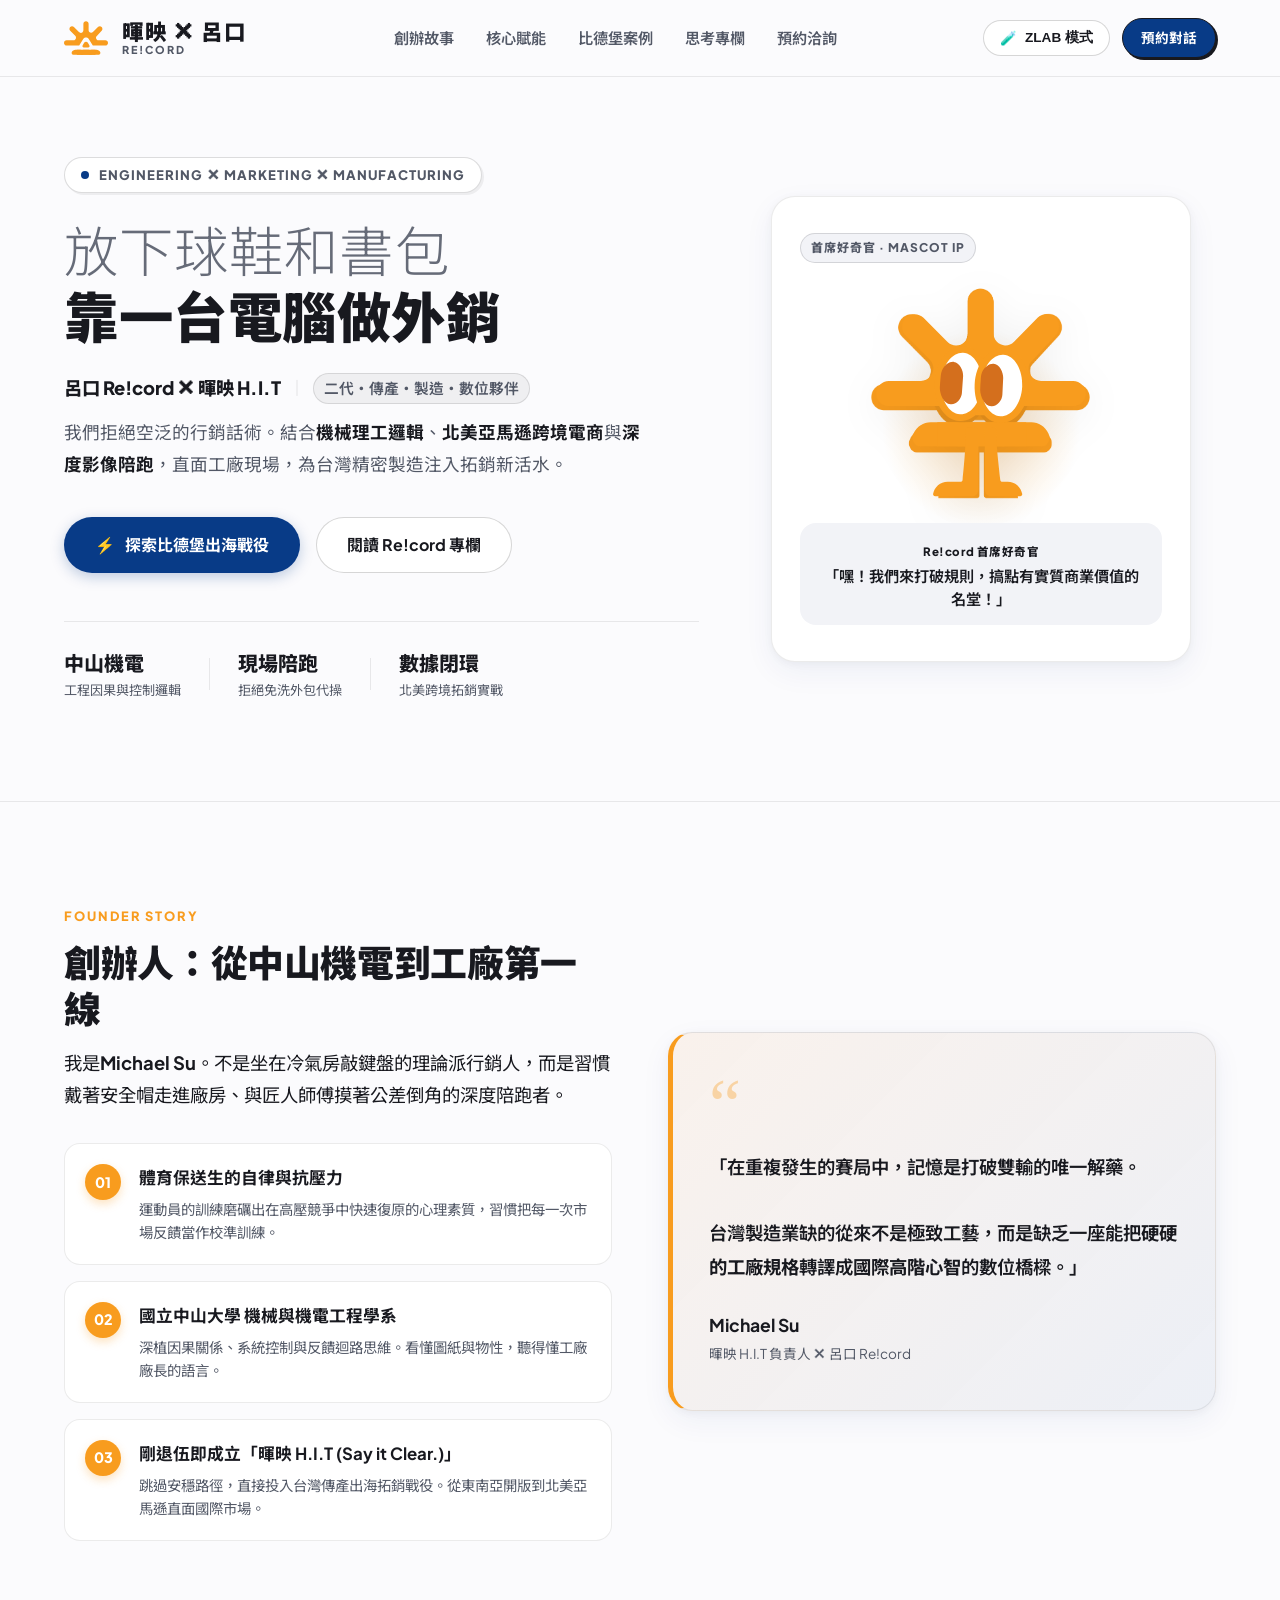
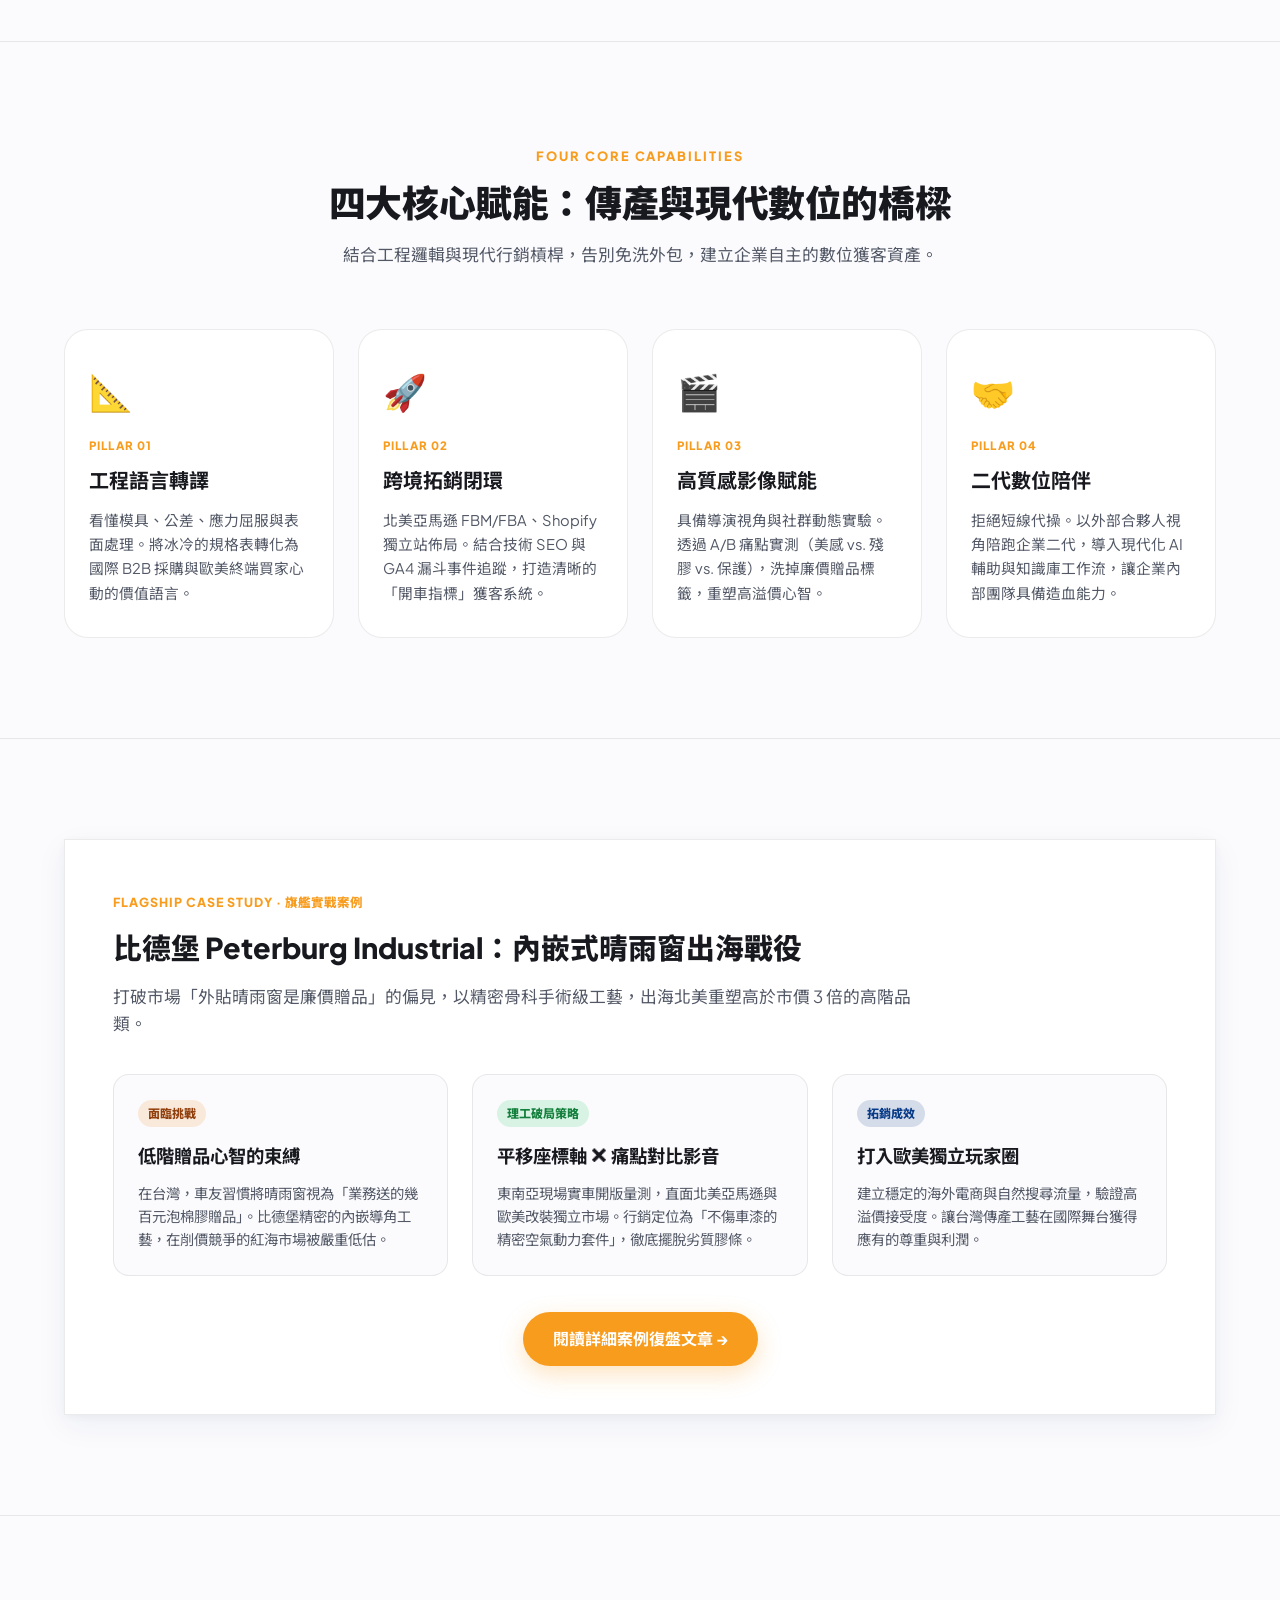
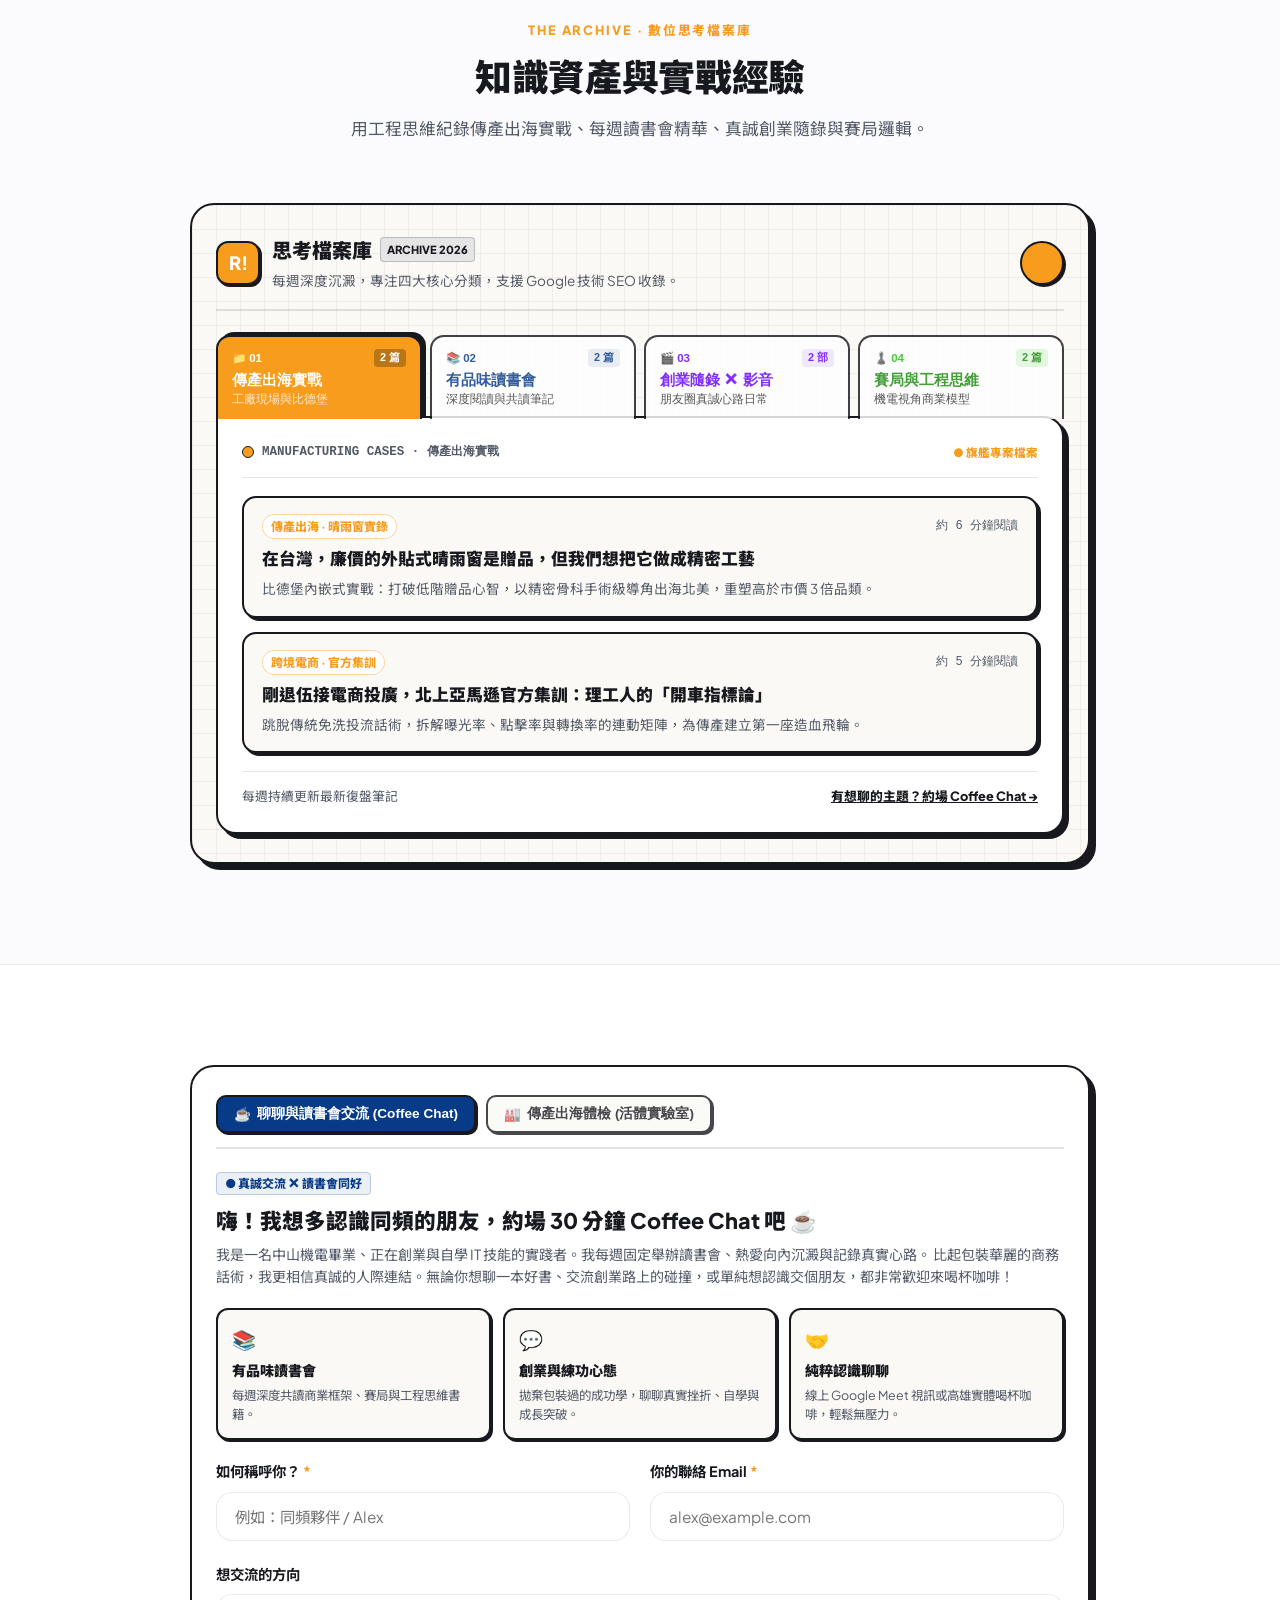
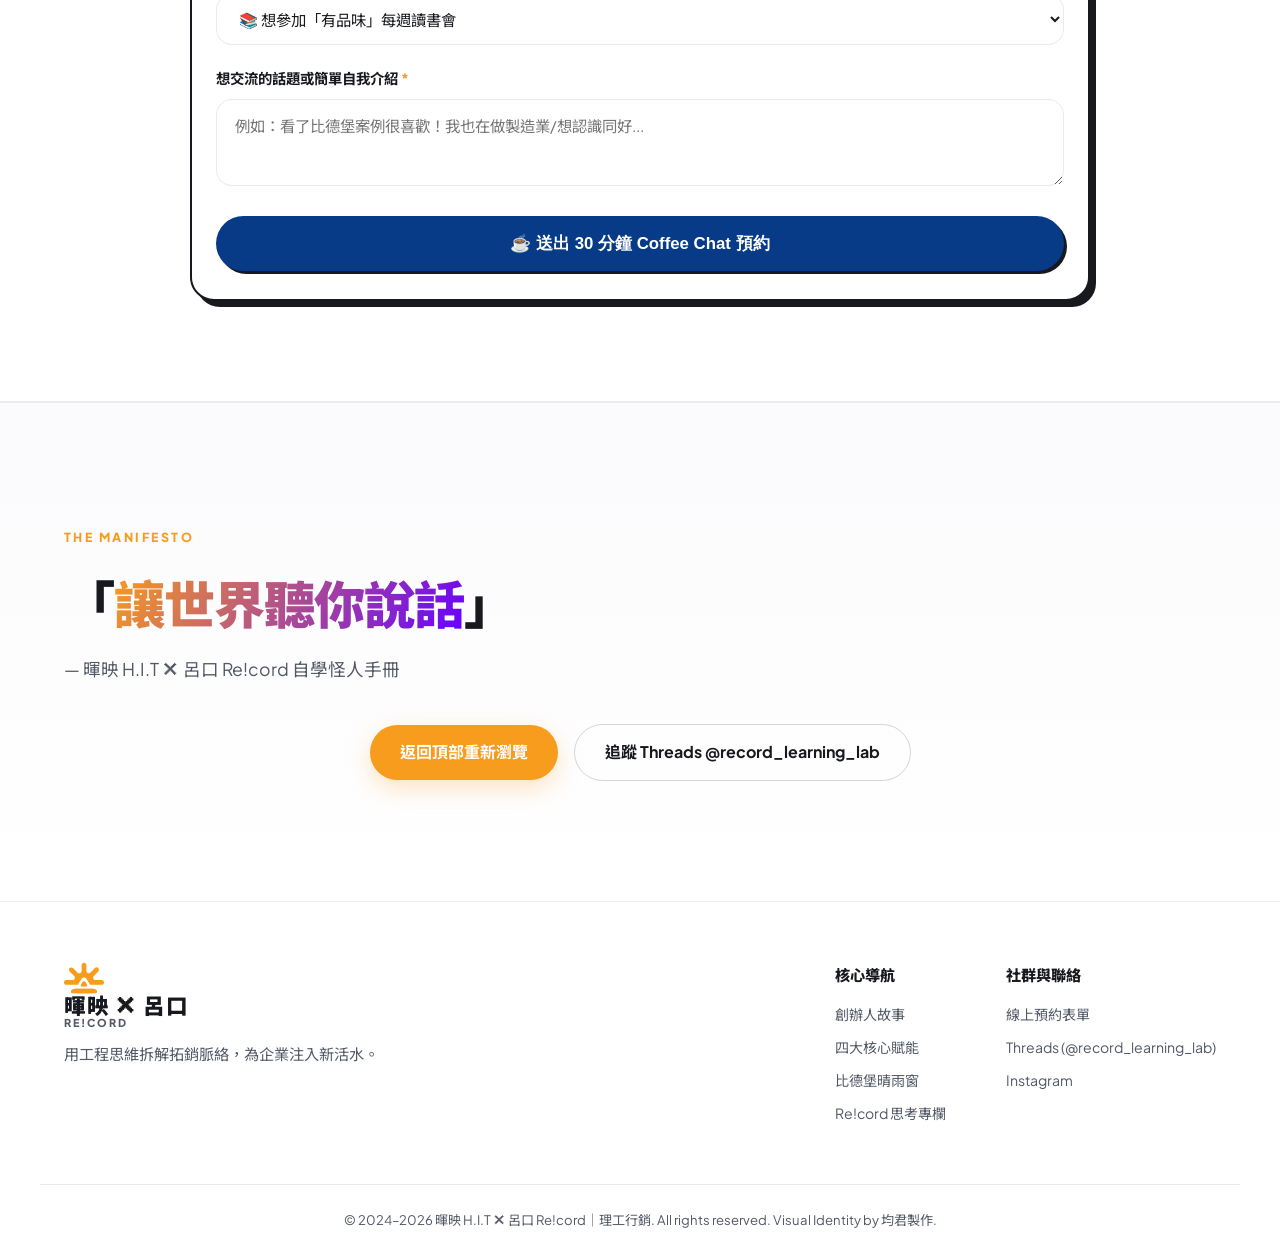
<file: index.html>
<!DOCTYPE html>
<html lang="zh-TW" data-theme="default">
<head>
  <!-- Google tag (gtag.js) -->
  <script async src="https://www.googletagmanager.com/gtag/js?id=G-DYWP7N2YR2"></script>
  <script>
    window.dataLayer = window.dataLayer || [];
    function gtag(){dataLayer.push(arguments);}
    gtag('js', new Date());

    gtag('config', 'G-DYWP7N2YR2');
  </script>

  <meta charset="UTF-8">
  <meta name="viewport" content="width=device-width, initial-scale=1.0">
  <title>暉映 H.I.T ✕ 呂口 Re!cord ｜ 放下球鞋和書包，靠一台電腦做外銷</title>
  <meta name="description" content="呂口 Re!cord ✕ 暉映 H.I.T 官方基地。結合中山機電理工邏輯、北美亞馬遜跨境電商與深度影像陪跑，為台灣傳產製造業注入拓銷新活水。">
  <meta name="keywords" content="理工行銷, 呂口, Re!cord, Michael Su, 暉映 HIT, 傳產轉型, 亞馬遜出海, 比德堡晴雨窗, 製造業行銷">
  <meta name="robots" content="index, follow, max-image-preview:large">
  <link rel="canonical" href="https://michael040448-record.github.io/hueiin-return/">
  
  <!-- Open Graph / 社群分享標籤 -->
  <meta property="og:type" content="website">
  <meta property="og:url" content="https://michael040448-record.github.io/hueiin-return/">
  <meta property="og:title" content="暉映 H.I.T ✕ 呂口 Re!cord ｜ 放下球鞋和書包，靠一台電腦做外銷">
  <meta property="og:description" content="結合機械工程邏輯、北美亞馬遜跨境電商與深度影像陪跑，為台灣傳統製造業注入拓銷新活水。">
  <meta property="og:site_name" content="呂口 Re!cord ✕ 暉映 H.I.T">
  <meta property="og:image" content="https://michael040448-record.github.io/hueiin-return/ip%20orange-02.png">

  <!-- Google 搜尋結構化資料 (JSON-LD) -->
  <script type="application/ld+json">
  {
    "@context": "https://schema.org",
    "@type": "ProfessionalService",
    "name": "暉映 H.I.T ✕ 呂口 Re!cord",
    "alternateName": "HUEIIN TURN",
    "url": "https://michael040448-record.github.io/hueiin-return/",
    "logo": "https://michael040448-record.github.io/hueiin-return/logo_official.svg",
    "image": "https://michael040448-record.github.io/hueiin-return/ip%20orange-02.png",
    "description": "結合機械工程邏輯、北美亞馬遜跨境電商與深度影像陪跑，為台灣傳統製造業注入拓銷新活水。",
    "founder": {
      "@type": "Person",
      "name": "Michael Su",
      "jobTitle": "暉映 H.I.T 負責人 / 理工行銷顧問"
    },
    "sameAs": [
      "https://www.threads.com/@record_learning_lab",
      "https://www.instagram.com/record_learning_lab"
    ]
  }
  </script>

  <link rel="preconnect" href="https://fonts.googleapis.com">
  <link rel="preconnect" href="https://fonts.gstatic.com" crossorigin>
  <link href="https://fonts.googleapis.com/css2?family=Noto+Sans+TC:wght@300;400;500;700;900&family=Plus+Jakarta+Sans:wght@400;500;600;700;800;900&display=swap" rel="stylesheet">
  <link rel="stylesheet" href="style.css?v=20260929_04">
  <!-- 預先載入首屏吉祥物標準圖片 (LCP 最佳化加速) -->
  <link rel="preload" as="image" href="mascot-lcp.png" fetchpriority="high">
</head>
<body>

  <!-- 頂部導覽列 -->
  <header class="navbar" id="navbar">
    <div class="container nav-container">
      <a href="#" class="nav-logo" aria-label="暉映 H.I.T 首頁">
        <svg class="brand-symbol" viewBox="0 0 339.33 258.83">
          <use href="#logoDef" />
        </svg>
        <div class="logo-text-group">
          <span class="logo-cn">暉映 ✕ 呂口</span>
          <span class="logo-en">RE!CORD</span>
        </div>
      </a>

      <nav class="nav-menu" id="navMenu">
        <a href="#about" class="nav-link">創辦故事</a>
        <a href="#services" class="nav-link">核心賦能</a>
        <a href="#casestudy" class="nav-link">比德堡案例</a>
        <a href="#records" class="nav-link">思考專欄</a>
        <a href="#contact" class="nav-link">預約洽詢</a>
        <a href="#contact" class="btn btn-primary btn-sm mobile-menu-cta">預約對話</a>
      </nav>

      <div class="nav-actions">
        <!-- 雙模式切換按鈕 -->
        <button id="themeToggle" class="theme-toggle-btn" title="切換日常模式 / ZLAB 實驗室模式" aria-label="切換主題模式">
          <span class="toggle-icon">🧪</span>
          <span class="toggle-text">ZLAB 模式</span>
        </button>
        <a href="#contact" class="btn btn-primary btn-sm nav-cta-btn">
          預約對話
        </a>
        <button class="mobile-menu-toggle" id="mobileToggle" aria-label="開啟選單">
          <span></span><span></span><span></span>
        </button>
      </div>
    </div>
  </header>

  <main>
    <!-- HERO 主視覺區塊 -->
    <section class="hero-section">
      <div class="container hero-container">
        <div class="hero-content">
          <div class="hero-badge">
            <span class="pulse-dot"></span>
            <span class="badge-text">ENGINEERING ✕ MARKETING ✕ MANUFACTURING</span>
          </div>
          <h1 class="hero-title">
            <span class="title-light">放下球鞋和書包</span><br>
            <span class="title-heavy title-black">靠一台電腦做外銷</span>
          </h1>
          <div class="hero-desc">
            <div class="hero-brand-line">
              <strong class="hero-brand-name">呂口 Re!cord ✕ 暉映 H.I.T</strong>
              <span class="hero-brand-divider">｜</span>
              <span class="hero-brand-partner">二代・傳產・製造・數位夥伴</span>
            </div>
            <p class="hero-desc-text">
              我們拒絕空泛的行銷話術。結合<strong>機械理工邏輯</strong>、<strong>北美亞馬遜跨境電商</strong>與<strong>深度影像陪跑</strong>，直面工廠現場，為台灣精密製造注入拓銷新活水。
            </p>
          </div>
          <div class="hero-cta-group">
            <a href="#casestudy" class="btn btn-primary">
              <span class="btn-icon">⚡</span> 探索比德堡出海戰役
            </a>
            <a href="#records" class="btn btn-secondary">
              閱讀 Re!cord 專欄
            </a>
          </div>
          <div class="hero-stats">
            <div class="stat-item">
              <span class="stat-num">中山機電</span>
              <span class="stat-label">工程因果與控制邏輯</span>
            </div>
            <div class="stat-divider"></div>
            <div class="stat-item">
              <span class="stat-num">現場陪跑</span>
              <span class="stat-label">拒絕免洗外包代操</span>
            </div>
            <div class="stat-divider"></div>
            <div class="stat-item">
              <span class="stat-num">數據閉環</span>
              <span class="stat-label">北美跨境拓銷實戰</span>
            </div>
          </div>
        </div>

        <!-- 互動吉祥物區塊 (均君原創高精度向量版 + 眼球游標追蹤) -->
        <div class="hero-mascot-wrapper">
          <div class="mascot-card">
            <div class="mascot-glow"></div>

            <div class="mascot-card-header">
              <span class="mascot-badge-tag">首席好奇官 · MASCOT IP</span>
            </div>

            <!-- 均君原創靈動版 (標準 LCP 圖片底圖 + 向量眼球游標追蹤) -->
            <div class="mascot-svg-view" id="mascotSvgView">
              <img src="mascot-lcp.png" 
                   alt="暉映 ✕ 呂口 首席好奇官吉祥物" 
                   class="mascot-lcp-img" 
                   width="411" 
                   height="406" 
                   fetchpriority="high" 
                   decoding="async">
              <svg class="interactive-mascot" id="mascotSvg" viewBox="0 0 410.49 405.61" xmlns="http://www.w3.org/2000/svg" aria-hidden="true">
                <g transform="translate(-336.43, 788.82) scale(1, -1)">
                  <!-- 身體與耳朵頂部火花 -->
                  <path d="M 572.02 562.57 L 559.56 585.23 C 551.79 599.38, 531.57 599.38, 523.79 585.23 L 511.33 562.57 C 506.84 554.41, 512.71 544.39, 521.99 544.39 L 561.37 544.39 C 570.64 544.39, 576.51 554.41, 572.02 562.57 Z" fill="var(--accent-primary, #EB8626)" />
                  <path d="M 564.87 531.58 L 520.1 531.58 C 506.92 531.58, 494.78 523.58, 488.39 510.68 L 488.39 510.68 C 483.07 499.93, 490.03 486.74, 501.02 486.74 L 583.95 486.74 C 594.94 486.74, 601.9 499.93, 596.58 510.68 L 596.58 510.68 C 590.19 523.58, 578.05 531.58, 564.87 531.58 Z" fill="var(--accent-primary, #EB8626)" />
                  <path d="M 635.86 531.58 L 591.1 531.58 C 577.92 531.58, 565.77 523.58, 559.39 510.68 L 559.39 510.68 C 554.07 499.93, 561.03 486.74, 572.02 486.74 L 654.95 486.74 C 665.94 486.74, 672.89 499.93, 667.57 510.68 L 667.57 510.68 C 661.19 523.58, 649.05 531.58, 635.86 531.58 Z" fill="var(--accent-primary, #EB8626)" />
                  <path d="M 492.25 531.58 L 447.49 531.58 C 434.3 531.58, 422.16 523.58, 415.78 510.68 L 415.78 510.68 C 410.46 499.93, 417.41 486.74, 428.41 486.74 L 511.33 486.74 C 522.32 486.74, 529.28 499.93, 523.96 510.68 L 523.96 510.68 C 517.58 523.58, 505.43 531.58, 492.25 531.58 Z" fill="var(--accent-primary, #EB8626)" />
                  <path d="M 625.82 486.74 h -165.74 v 44.84 h 165.74 Z Z" fill="var(--accent-primary, #EB8626)" />
                  <path d="M 713.7 608.63 L 653.77 608.63 C 636.74 608.63, 626.75 625.69, 631.9 639.93 C 631.9 639.94, 631.9 639.94, 631.89 639.94 C 632.95 641.82, 634.35 643.68, 636.11 645.47 L 680.54 693.46 C 689.61 702.65, 689.61 717.55, 680.54 726.74 L 680.54 726.75 C 671.48 735.94, 656.78 735.94, 647.71 726.75 L 603.28 681.7 C 598.12 676.46, 592.03 674.44, 586.3 674.87 C 586.3 674.85, 586.3 674.84, 586.3 674.82 C 575.11 675.76, 564.89 684.76, 564.89 698.07 L 564.89 755.46 C 564.89 768.36, 554.5 778.82, 541.68 778.82 L 541.67 778.82 C 528.85 778.82, 518.46 768.36, 518.46 755.46 L 518.46 698.07 C 518.46 677.26, 493.45 666.84, 478.83 681.55 L 434.4 726.26 C 425.33 735.38, 410.63 735.38, 401.57 726.26 L 401.57 726.26 C 392.5 717.14, 392.5 702.35, 401.57 693.22 L 446 648.51 C 460.62 633.8, 450.26 608.63, 429.58 608.63 L 369.65 608.63 C 356.83 608.63, 346.43 598.18, 346.43 585.27 L 346.43 585.27 C 346.43 572.37, 356.83 561.91, 369.65 561.91 L 465.59 561.91 L 472.11 561.91 L 481.23 561.91 L 481.23 561.91 L 518.65 621.69 C 529.33 638.73, 554.02 638.73, 564.7 621.69 L 602.12 561.91 L 602.18 561.91 L 602.88 561.91 L 606.84 561.91 L 611.49 561.91 L 614.61 561.91 L 653.76 561.91 L 713.7 561.91 C 726.52 561.91, 736.92 572.37, 736.92 585.27 L 736.92 585.27 C 736.92 598.18, 726.52 608.63, 713.7 608.63 Z" fill="var(--accent-primary, #EB8626)" />

                  <!-- 左眼眼白與邊框 -->
                  <path d="M 461 605.9 C 459.3 570.69, 477.77 541.17, 502.27 539.97 C 526.77 538.77, 548.01 566.34, 549.72 601.55 C 551.42 636.77, 532.95 666.29, 508.45 667.49 C 483.95 668.69, 462.71 641.12, 461 605.9 Z" fill="#FFFFFF" />
                  <path d="M 506.91 661.17 C 497.63 661.17, 488.55 655.99, 481.21 646.47 C 473.04 635.86, 468.12 621.34, 467.35 605.6 C 465.82 573.94, 481.62 547.35, 502.58 546.32 C 512.27 545.84, 521.85 551.05, 529.5 560.99 C 537.68 571.6, 542.6 586.12, 543.37 601.86 C 544.9 633.52, 529.09 660.11, 508.14 661.14 C 507.73 661.16, 507.32 661.17, 506.91 661.17 M 503.84 533.57 C 503.21 533.57, 502.59 533.58, 501.96 533.61 C 474 534.99, 452.78 567.56, 454.65 606.21 C 455.54 624.53, 461.39 641.58, 471.14 654.23 C 481.41 667.57, 494.81 674.52, 508.76 673.84 C 536.72 672.47, 557.94 639.91, 556.07 601.25 C 555.18 582.93, 549.33 565.88, 539.58 553.22 C 529.77 540.49, 517.14 533.57, 503.84 533.57 Z" fill="var(--accent-primary, #EB8626)" />

                  <!-- 右眼眼白與邊框 -->
                  <path d="M 536.18 602.22 C 534.48 567, 552.95 537.48, 577.45 536.28 C 601.95 535.08, 623.19 562.65, 624.9 597.87 C 626.6 633.08, 608.13 662.6, 583.63 663.8 C 559.13 665.01, 537.89 637.43, 536.18 602.22 Z" fill="#FFFFFF" />
                  <path d="M 582.09 657.48 C 572.81 657.48, 563.73 652.3, 556.39 642.78 C 548.22 632.17, 543.3 617.66, 542.53 601.91 C 541 570.25, 556.8 543.66, 577.76 542.63 C 587.45 542.18, 597.03 547.36, 604.68 557.3 C 612.86 567.91, 617.78 582.43, 618.55 598.18 C 620.08 629.83, 604.27 656.42, 583.32 657.45 C 582.91 657.47, 582.5 657.48, 582.09 657.48 M 579.02 529.88 C 578.39 529.88, 577.77 529.9, 577.14 529.93 C 549.18 531.3, 527.96 563.87, 529.83 602.53 C 530.72 620.84, 536.57 637.9, 546.32 650.55 C 556.59 663.88, 569.99 670.83, 583.94 670.16 C 611.9 668.79, 633.12 636.22, 631.25 597.56 C 630.36 579.24, 624.51 562.19, 614.76 549.54 C 604.95 536.81, 592.32 529.88, 579.02 529.88 Z" fill="var(--accent-primary, #EB8626)" />

                  <!-- 左眼瞳孔 (由滑鼠追蹤) -->
                  <g id="leftPupil">
                    <path class="mascot-pupil" d="M 485.43 564.96 C 485.43 564.96, 484.93 565, 484.93 565 C 471.38 565.97, 464.83 584.47, 464.88 595.77 C 464.91 602.01, 465.78 608.38, 466.28 614.44 C 466.78 620.43, 467.38 626.59, 470.69 631.77 C 474.84 638.27, 482.35 644.7, 490.55 644.11 C 490.55 644.11, 491.05 644.08, 491.05 644.08 C 501.57 643.32, 509.04 627.76, 508.29 617.17 L 506.07 585.95 C 505.32 575.37, 495.95 564.21, 485.43 564.96 Z" fill="#D36F1D" />
                  </g>

                  <!-- 右眼瞳孔 (由滑鼠追蹤) -->
                  <g id="rightPupil">
                    <path class="mascot-pupil" d="M 561.4 561.42 C 561.4 561.42, 560.9 561.44, 560.9 561.44 C 547.33 562.11, 540.36 580.46, 540.16 591.76 C 540.05 597.99, 540.77 604.38, 541.14 610.45 C 541.51 616.45, 541.97 622.62, 545.15 627.87 C 549.16 634.47, 556.52 641.07, 564.74 640.66 C 564.74 640.66, 565.23 640.64, 565.23 640.64 C 575.77 640.12, 583.59 624.73, 583.07 614.13 L 581.56 582.87 C 581.05 572.27, 571.93 560.9, 561.4 561.42 Z" fill="#D36F1D" />
                  </g>

                  <!-- 雙腳基座 -->
                  <path d="M 591.55 420.59 L 581.36 420.59 C 579.45 420.59, 577.85 422.01, 577.66 423.91 C 574.37 455.57, 568.25 502.44, 571.03 517.91 C 571.35 519.69, 567.26 521.41, 565.57 522.04 L 553.82 521.09 C 551.39 521.99, 548.8 521.22, 548.8 518.62 L 548.8 405.7 C 548.8 398.8, 554.39 393.21, 561.3 393.21 L 561.68 393.21 L 574.5 393.21 L 614.9 393.21 C 617.13 393.21, 618.95 395.18, 618.61 397.39 C 616.59 410.53, 605.24 420.59, 591.55 420.59 Z" fill="var(--accent-primary, #EB8626)" />
                  <path d="M 507.26 423.9 C 507.05 422.01, 505.46 420.59, 503.55 420.59 L 479.32 420.59 C 465.62 420.59, 454.27 410.53, 452.26 397.39 C 451.92 395.18, 453.73 393.21, 455.97 393.21 L 510.35 393.21 L 523.36 393.21 L 524.27 393.21 C 531.17 393.21, 536.76 398.8, 536.76 405.7 L 536.76 518.66 C 536.76 521.25, 528.02 523.05, 525.59 522.17 L 514.33 522.03 C 512.62 521.41, 511.61 519.67, 511.94 517.88 C 514.77 502.37, 510.61 455.54, 507.26 423.9 Z" fill="var(--accent-primary, #EB8626)" />
                </g>
              </svg>
            </div>

            <div class="mascot-dialogue">
              <span class="dialogue-tag">Re!cord 首席好奇官</span>
              <p id="mascotMessage">「嘿！我們來打破規則，搞點有實質商業價值的名堂！」</p>
            </div>
          </div>
        </div>
      </div>

      <canvas id="sparkCanvas" style="display: none;"></canvas>
    </section>

    <!-- 創辦人故事區塊 (ABOUT MICHAEL SU) -->
    <section class="section about-section" id="about">
      <div class="container">
        <div class="grid-2col align-center">
          <div class="about-narrative">
            <span class="section-subtitle">FOUNDER STORY</span>
            <h2 class="section-title">創辦人：從中山機電到工廠第一線</h2>
            <p class="body-lead">
              我是<strong>Michael Su</strong>。不是坐在冷氣房敲鍵盤的理論派行銷人，而是習慣戴著安全帽走進廠房、與匠人師傅摸著公差倒角的深度陪跑者。
            </p>
            <div class="story-timeline">
              <div class="timeline-card">
                <div class="timeline-badge">01</div>
                <div>
                  <h3 class="timeline-heading">體育保送生的自律與抗壓力</h3>
                  <p>運動員的訓練磨礪出在高壓競爭中快速復原的心理素質，習慣把每一次市場反饋當作校準訓練。</p>
                </div>
              </div>
              <div class="timeline-card">
                <div class="timeline-badge">02</div>
                <div>
                  <h3 class="timeline-heading">國立中山大學 機械與機電工程學系</h3>
                  <p>深植因果關係、系統控制與反饋迴路思維。看懂圖紙與物性，聽得懂工廠廠長的語言。</p>
                </div>
              </div>
              <div class="timeline-card">
                <div class="timeline-badge">03</div>
                <div>
                  <h3 class="timeline-heading">剛退伍即成立「暉映 H.I.T (Say it Clear.)」</h3>
                  <p>跳過安穩路徑，直接投入台灣傳產出海拓銷戰役。從東南亞開版到北美亞馬遜直面國際市場。</p>
                </div>
              </div>
            </div>
          </div>
          <div class="about-quote-box">
            <div class="quote-card">
              <span class="quote-symbol">“</span>
              <p class="quote-text">
                「在重複發生的賽局中，記憶是打破雙輸的唯一解藥。<br><br>
                台灣製造業缺的從來不是極致工藝，而是缺乏一座能把<strong>硬硬的工廠規格</strong>轉譯成<strong>國際高階心智</strong>的數位橋樑。」
              </p>
              <div class="quote-author">
                <strong>Michael Su</strong>
                <span>暉映 H.I.T 負責人 ✕ 呂口 Re!cord</span>
              </div>
            </div>
          </div>
        </div>
      </div>
    </section>

    <!-- 四大核心賦能區塊 (CORE CAPABILITIES) -->
    <section class="section services-section" id="services">
      <div class="container">
        <div class="section-header text-center">
          <span class="section-subtitle">FOUR CORE CAPABILITIES</span>
          <h2 class="section-title">四大核心賦能：傳產與現代數位的橋樑</h2>
          <p class="section-desc">結合工程邏輯與現代行銷槓桿，告別免洗外包，建立企業自主的數位獲客資產。</p>
        </div>

        <div class="services-grid">
          <div class="service-card">
            <div class="service-icon">📐</div>
            <div class="service-tag">PILLAR 01</div>
            <h3>工程語言轉譯</h3>
            <p>
              看懂模具、公差、應力屈服與表面處理。將冰冷的規格表轉化為國際 B2B 採購與歐美終端買家心動的價值語言。
            </p>
          </div>

          <div class="service-card">
            <div class="service-icon">🚀</div>
            <div class="service-tag">PILLAR 02</div>
            <h3>跨境拓銷閉環</h3>
            <p>
              北美亞馬遜 FBM/FBA、Shopify 獨立站佈局。結合技術 SEO 與 GA4 漏斗事件追蹤，打造清晰的「開車指標」獲客系統。
            </p>
          </div>

          <div class="service-card">
            <div class="service-icon">🎬</div>
            <div class="service-tag">PILLAR 03</div>
            <h3>高質感影像賦能</h3>
            <p>
              具備導演視角與社群動態實驗。透過 A/B 痛點實測（美感 vs. 殘膠 vs. 保護），洗掉廉價贈品標籤，重塑高溢價心智。
            </p>
          </div>

          <div class="service-card">
            <div class="service-icon">🤝</div>
            <div class="service-tag">PILLAR 04</div>
            <h3>二代數位陪伴</h3>
            <p>
              拒絕短線代操。以外部合夥人視角陪跑企業二代，導入現代化 AI 輔助與知識庫工作流，讓企業內部團隊具備造血能力。
            </p>
          </div>
        </div>
      </div>
    </section>

    <!-- 旗艦案例：比德堡出海戰役 (CASE STUDY) -->
    <section class="section casestudy-section" id="casestudy">
      <div class="container">
        <div class="casestudy-banner">
          <div class="casestudy-header">
            <span class="case-tag">FLAGSHIP CASE STUDY · 旗艦實戰案例</span>
            <h2 class="case-title">比德堡 Peterburg Industrial：內嵌式晴雨窗出海戰役</h2>
            <p class="case-lead">
              打破市場「外貼晴雨窗是廉價贈品」的偏見，以精密骨科手術級工藝，出海北美重塑高於市價 3 倍的高階品類。
            </p>
          </div>

          <div class="case-body-grid">
            <div class="case-card problem-card">
              <span class="card-status-badge badge-warning">面臨挑戰</span>
              <h3>低階贈品心智的束縛</h3>
              <p>
                在台灣，車友習慣將晴雨窗視為「業務送的幾百元泡棉膠贈品」。比德堡精密的內嵌導角工藝，在削價競爭的紅海市場被嚴重低估。
              </p>
            </div>

            <div class="case-card solution-card">
              <span class="card-status-badge badge-success">理工破局策略</span>
              <h3>平移座標軸 ✕ 痛點對比影音</h3>
              <p>
                東南亞現場實車開版量測，直面北美亞馬遜與歐美改裝獨立市場。行銷定位為「不傷車漆的精密空氣動力套件」，徹底擺脫劣質膠條。
              </p>
            </div>

            <div class="case-card result-card">
              <span class="card-status-badge badge-accent">拓銷成效</span>
              <h3>打入歐美獨立玩家圈</h3>
              <p>
                建立穩定的海外電商與自然搜尋流量，驗證高溢價接受度。讓台灣傳產工藝在國際舞台獲得應有的尊重與利潤。
              </p>
            </div>
          </div>

          <div class="case-action-bar">
            <a href="records/car-window-deflector.html" class="btn btn-primary">
              閱讀詳細案例復盤文章 →
            </a>
          </div>
        </div>
      </div>
    </section>

    <!-- 思考檔案庫 (THE ARCHIVE · 4 大實體資料夾) -->
    <section class="section records-section" id="records">
      <div class="container">
        <div class="section-header text-center">
          <span class="section-subtitle">THE ARCHIVE · 數位思考檔案庫</span>
          <h2 class="section-title">知識資產與實戰經驗</h2>
          <p class="section-desc">
            用工程思維紀錄傳產出海實戰、每週讀書會精華、真誠創業隨錄與賽局邏輯。
          </p>
        </div>

        <div class="archive-wrapper">
          <!-- 頂部標誌 + 吉祥物互動 -->
          <div class="archive-top-header">
            <div style="display: flex; align-items: center; gap: 12px;">
              <div class="archive-brand-badge">R!</div>
              <div class="archive-title-group">
                <h3>思考檔案庫 <span style="font-size: 0.7rem; background: #e5e5e5; padding: 2px 6px; border-radius: 4px; border: 1px solid rgba(24,25,31,0.2);">ARCHIVE 2026</span></h3>
                <p>每週深度沉澱，專注四大核心分類，支援 Google 技術 SEO 收錄。</p>
              </div>
            </div>
            <div style="position: relative; cursor: pointer;" id="archiveMascotTrigger" title="點擊跟小怪人打招呼！">
              <div style="width: 44px; height: 44px; border-radius: 50%; background: #f89c1e; border: 2px solid #18191f; box-shadow: 2px 2px 0px #18191f; display: flex; align-items: center; justify-content: center; overflow: hidden; transition: transform 0.2s;" id="archiveMascotHead">
                <svg viewBox="0 0 410.49 405.61" style="width: 32px; height: 32px;">
                  <use href="#mascotSvgView" />
                </svg>
              </div>
            </div>
          </div>

          <!-- 4 大標籤耳朵 (Folder Tabs) -->
          <div class="archive-tabs-grid" id="archiveTabs">
            <button class="tab-ear-btn active" data-folder="cases" id="tabEarCases" style="background-color: #f89c1e; color: #ffffff;">
              <div class="tab-top-meta">
                <span>📁 01</span>
                <span class="tab-count-pill" style="background: rgba(0,0,0,0.25); color: #fff;">2 篇</span>
              </div>
              <div class="tab-title-text">傳產出海實戰</div>
              <div class="tab-desc-text">工廠現場與比德堡</div>
            </button>

            <button class="tab-ear-btn" data-folder="books" id="tabEarBooks">
              <div class="tab-top-meta">
                <span style="color: #083b87;">📚 02</span>
                <span class="tab-count-pill" style="color: #083b87; background: rgba(8,59,135,0.1);">2 篇</span>
              </div>
              <div class="tab-title-text" style="color: #083b87;">有品味讀書會</div>
              <div class="tab-desc-text">深度閱讀與共讀筆記</div>
            </button>

            <button class="tab-ear-btn" data-folder="vlogs" id="tabEarVlogs">
              <div class="tab-top-meta">
                <span style="color: #6600ff;">🎬 03</span>
                <span class="tab-count-pill" style="color: #6600ff; background: rgba(102,0,255,0.1);">2 部</span>
              </div>
              <div class="tab-title-text" style="color: #6600ff;">創業隨錄 ✕ 影音</div>
              <div class="tab-desc-text">朋友圈真誠心路日常</div>
            </button>

            <button class="tab-ear-btn" data-folder="thinking" id="tabEarThinking">
              <div class="tab-top-meta">
                <span style="color: #21c110;">♟️ 04</span>
                <span class="tab-count-pill" style="color: #1b8a10; background: rgba(33,193,16,0.15);">2 篇</span>
              </div>
              <div class="tab-title-text" style="color: #1b8a10;">賽局與工程思維</div>
              <div class="tab-desc-text">機電視角商業模型</div>
            </button>
          </div>

          <!-- 資料夾展開本體 (Folder Body) -->
          <div class="archive-body-container" id="archiveFolderBody">
            <div class="archive-path-bar">
              <div style="display: flex; align-items: center; gap: 8px;">
                <span id="archiveFolderDot" style="width: 12px; height: 12px; border-radius: 50%; background: #f89c1e; border: 1.5px solid #18191f; display: inline-block;"></span>
                <span id="archiveFolderPath" class="archive-path-label">MANUFACTURING CASES · 傳產出海</span>
              </div>
              <span id="archiveFolderStatus" style="color: #f89c1e; font-weight: 800; font-size: 0.72rem;">● 旗艦專案檔案</span>
            </div>

            <!-- 01 傳產出海實戰 (預設顯示，100% 原生靜態 HTML 友善 SEO) -->
            <div class="archive-items-list archive-panel" id="panelCases">
              <a href="records/car-window-deflector.html" class="archive-card">
                <div class="archive-card-meta">
                  <span class="archive-card-tag" style="color: #f89c1e; border-color: rgba(248, 156, 30, 0.4);">傳產出海 · 晴雨窗實錄</span>
                  <span class="archive-card-time">約 6 分鐘閱讀</span>
                </div>
                <h3 class="archive-card-title">在台灣，廉價的外貼式晴雨窗是贈品，但我們想把它做成精密工藝</h3>
                <p class="archive-card-snippet">比德堡內嵌式實戰：打破低階贈品心智，以精密骨科手術級導角出海北美，重塑高於市價 3 倍品類。</p>
              </a>

              <a href="records/amazon-algorithm-log.html" class="archive-card">
                <div class="archive-card-meta">
                  <span class="archive-card-tag" style="color: #f89c1e; border-color: rgba(248, 156, 30, 0.4);">跨境電商 · 官方集訓</span>
                  <span class="archive-card-time">約 5 分鐘閱讀</span>
                </div>
                <h3 class="archive-card-title">剛退伍接電商投廣，北上亞馬遜官方集訓：理工人的「開車指標論」</h3>
                <p class="archive-card-snippet">跳脫傳統免洗投流話術，拆解曝光率、點擊率與轉換率的連動矩陣，為傳產建立第一座造血飛輪。</p>
              </a>
            </div>

            <!-- 02 有品味讀書會 -->
            <div class="archive-items-list archive-panel" id="panelBooks" style="display: none;">
              <a href="records/article-template.html" class="archive-card">
                <div class="archive-card-meta">
                  <span class="archive-card-tag" style="color: #083b87; border-color: rgba(8, 59, 135, 0.4);">經典商管 · 鴻溝理論</span>
                  <span class="archive-card-time">讀書會第 14 期 · 約 8 分鐘</span>
                </div>
                <h3 class="archive-card-title">《跨越鴻溝》（Crossing the Chasm）：傳產二代在創新出海時，最容易踩空的死蔭幽谷</h3>
                <p class="archive-card-snippet">早期採用者與主流市場之間的致命斷層。如何用垂直利基點突破保守市場的信任防線？</p>
              </a>

              <a href="records/article-template.html" class="archive-card">
                <div class="archive-card-meta">
                  <span class="archive-card-tag" style="color: #083b87; border-color: rgba(8, 59, 135, 0.4);">商業思維 · 賽局定價</span>
                  <span class="archive-card-time">讀書會推薦必讀 · 約 7 分鐘</span>
                </div>
                <h3 class="archive-card-title">《競合理念》讀後感：不要跟對手打零和割喉戰，改寫賽局的五大要素 (PARTS)</h3>
                <p class="archive-card-snippet">製造業老闆最常問：「別人賣 300 我賣 900 怎麼贏？」這本書給出了數學級的優雅答案。</p>
              </a>
            </div>

            <!-- 03 創業隨錄 ✕ 影音 -->
            <div class="archive-items-list archive-panel" id="panelVlogs" style="display: none;">
              <a href="records/article-template.html" class="archive-card">
                <div class="archive-card-meta">
                  <span class="archive-card-tag" style="color: #6600ff; border-color: rgba(102, 0, 255, 0.4);">創業真誠隨錄 · 影音</span>
                  <span class="archive-card-time">🎬 影片時長 08:24 · 觀看記錄</span>
                </div>
                <h3 class="archive-card-title">【短影 01】中山機電退伍創立暉映的第一年：那些在工廠機台旁沒說出口的焦慮</h3>
                <p class="archive-card-snippet">拋棄包裝過的成功學光環，真實記錄創業初期的碰撞、與傳產長輩溝通的挫折，以及如何找回節奏。</p>
              </a>

              <a href="records/article-template.html" class="archive-card">
                <div class="archive-card-meta">
                  <span class="archive-card-tag" style="color: #6600ff; border-color: rgba(102, 0, 255, 0.4);">對話實錄 · 創業隨錄</span>
                  <span class="archive-card-time">🎬 影片時長 06:15 · 觀看記錄</span>
                </div>
                <h3 class="archive-card-title">【短影 02】為什麼我堅持每週辦讀書會？「向內沉澱」是我在浮躁市場裡唯一的護城河</h3>
                <p class="archive-card-snippet">不是為了打卡社交，而是為了在每天處理雜亂外部資訊時，保有一段絕對冷靜的深度思考時間。</p>
              </a>
            </div>

            <!-- 04 賽局與工程思維 -->
            <div class="archive-items-list archive-panel" id="panelThinking" style="display: none;">
              <a href="records/game-theory-memory.html" class="archive-card">
                <div class="archive-card-meta">
                  <span class="archive-card-tag" style="color: #21c110; border-color: rgba(33, 193, 16, 0.4);">思維模型 · 沉沒成本</span>
                  <span class="archive-card-time">約 7 分鐘閱讀</span>
                </div>
                <h3 class="archive-card-title">賽局、記憶與真實：大腦如何面對創傷與影像的膜</h3>
                <p class="archive-card-snippet">在重複發生的賽局中，記憶是打破雙輸困境的唯一解藥。理工人如何做人生與商業決策？</p>
              </a>

              <a href="records/article-template.html" class="archive-card">
                <div class="archive-card-meta">
                  <span class="archive-card-tag" style="color: #21c110; border-color: rgba(33, 193, 16, 0.4);">工程邏輯 · 營運閉環</span>
                  <span class="archive-card-time">約 4 分鐘閱讀</span>
                </div>
                <h3 class="archive-card-title">不用死背語法：為什麼創業家都該具備「系統架構級」的 IT 思維？</h3>
                <p class="archive-card-snippet">將公司業務流程視為一張大型狀態機，降低摩擦力、自動化沉澱資產，拒絕無效外包。</p>
              </a>
            </div>

            <div style="margin-top: 18px; padding-top: 14px; border-top: 1px solid rgba(24,25,31,0.1); display: flex; justify-content: space-between; align-items: center; font-size: 0.8rem; color: #525866;">
              <span>每週持續更新最新復盤筆記</span>
              <a href="#contact" style="font-weight: 800; color: #18191f; text-decoration: underline;">有想聊的主題？約場 Coffee Chat →</a>
            </div>
          </div>
        </div>
      </div>
    </section>

    <!-- 保持對話與獲客入口 (雙軌對話：Coffee Chat 優先 ✕ 傳產體檢活體實驗室) -->
    <section class="section contact-section" id="contact">
      <div class="container">
        <div class="dual-cta-box">
          
          <!-- 雙軌模式切換按鈕 -->
          <div class="cta-mode-tabs">
            <button type="button" id="btnModeCoffee" onclick="switchCtaMode('coffee')" class="cta-mode-btn active-coffee">
              <span>☕</span>
              <span>聊聊與讀書會交流 (Coffee Chat)</span>
            </button>
            <button type="button" id="btnModeBiz" onclick="switchCtaMode('biz')" class="cta-mode-btn inactive">
              <span>🏭</span>
              <span>傳產出海體檢 (活體實驗室)</span>
            </button>
          </div>

          <!-- 面板 1：Coffee Chat 預約 (預設優先主入口) -->
          <div id="ctaCoffeePanel">
            <div style="margin-bottom: 20px;">
              <span style="font-size: 0.75rem; font-weight: 800; color: #083b87; background: rgba(8,59,135,0.08); padding: 3px 8px; border-radius: 4px; border: 1px solid rgba(8,59,135,0.2);">● 真誠交流 ✕ 讀書會同好</span>
              <h2 style="font-size: 1.35rem; font-weight: 900; color: #18191f; margin: 8px 0 4px 0;">
                嗨！我想多認識同頻的朋友，約場 30 分鐘 Coffee Chat 吧 ☕
              </h2>
              <p style="font-size: 0.88rem; color: #525866; line-height: 1.6; margin: 0;">
                我是一名中山機電畢業、正在創業與自學 IT 技能的實踐者。我每週固定舉辦讀書會、熱愛向內沉澱與記錄真實心路。
                比起包裝華麗的商務話術，我更相信真誠的人際連結。無論你想聊一本好書、交流創業路上的碰撞，或單純想認識交個朋友，都非常歡迎來喝杯咖啡！
              </p>
            </div>

            <div class="cta-coffee-cards">
              <div class="cta-mini-card">
                <div style="font-size: 1.2rem;">📚</div>
                <h4>有品味讀書會</h4>
                <p>每週深度共讀商業框架、賽局與工程思維書籍。</p>
              </div>
              <div class="cta-mini-card">
                <div style="font-size: 1.2rem;">💬</div>
                <h4>創業與練功心態</h4>
                <p>拋棄包裝過的成功學，聊聊真實挫折、自學與成長突破。</p>
              </div>
              <div class="cta-mini-card">
                <div style="font-size: 1.2rem;">🤝</div>
                <h4>純粹認識聊聊</h4>
                <p>線上 Google Meet 視訊或高雄實體喝杯咖啡，輕鬆無壓力。</p>
              </div>
            </div>

            <!-- Coffee Chat Formspree 表單 -->
            <form id="coffeeForm" class="contact-form" style="padding: 0; box-shadow: none; border: none; background: transparent; margin-top: 20px;" action="https://formspree.io/f/mjykgryj" method="POST">
              <input type="hidden" name="_subject" value="☕ 新的 Coffee Chat 交流預約！">
              <div class="form-grid-2col">
                <div class="form-group">
                  <label for="coffeeName">如何稱呼你？ <span class="required">*</span></label>
                  <input type="text" id="coffeeName" name="name" placeholder="例如：同頻夥伴 / Alex" required>
                </div>
                <div class="form-group">
                  <label for="coffeeEmail">你的聯絡 Email <span class="required">*</span></label>
                  <input type="email" id="coffeeEmail" name="email" placeholder="alex@example.com" required>
                </div>
              </div>
              <div class="form-group">
                <label for="coffeeTopic">想交流的方向</label>
                <select id="coffeeTopic" name="topic" class="form-select">
                  <option value="想參加有品味每週讀書會">📚 想參加「有品味」每週讀書會</option>
                  <option value="創業心得與個人成長隨聊">💬 創業心得與個人成長隨聊</option>
                  <option value="傳統製造出海話題探討">🏭 傳統製造出海話題探討</option>
                  <option value="純粹交朋友喝杯咖啡">☕ 純粹交朋友喝杯咖啡 (Coffee Chat)</option>
                </select>
              </div>
              <div class="form-group">
                <label for="coffeeMessage">想交流的話題或簡單自我介紹 <span class="required">*</span></label>
                <textarea id="coffeeMessage" name="message" rows="3" placeholder="例如：看了比德堡案例很喜歡！我也在做製造業/想認識同好..." required></textarea>
              </div>
              <button id="coffeeSubmitBtn" type="submit" class="btn btn-primary btn-block btn-lg" style="background: #083b87; border-color: #18191f; box-shadow: 3px 3px 0 #18191f;">
                <span>☕ 送出 30 分鐘 Coffee Chat 預約</span>
              </button>
              <div id="coffeeFormStatus" class="form-status" style="display: none;"></div>
            </form>
          </div>

          <!-- 面板 2：傳產出海體檢 (活體實驗室) -->
          <div id="ctaBizPanel" style="display: none;">
            <div style="margin-bottom: 16px;">
              <span style="font-size: 0.75rem; font-weight: 800; color: #f89c1e; background: rgba(248,156,30,0.1); padding: 3px 8px; border-radius: 4px; border: 1px solid rgba(248,156,30,0.3);">● 活體實驗室 · 傳產出海框架</span>
              <h2 style="font-size: 1.35rem; font-weight: 900; color: #18191f; margin: 8px 0 4px 0;">
                你的傳產好工藝，卡在轉型與出海的哪一關？
              </h2>
              <p style="font-size: 0.88rem; color: #525866; line-height: 1.6; margin: 0;">
                這是我在工廠現場持續迭代的破局框架。勾選工廠目前面臨的真實瓶頸，理工思維幫你即時定位破局座標軸：
              </p>
            </div>

            <!-- 痛點勾選清單 -->
            <div style="display: flex; flex-direction: column; gap: 10px;">
              <label class="diagnostic-checkbox-item">
                <input type="checkbox" name="bizPain" value="pricing" onchange="calcSiteDiagnostic()">
                <div style="font-size: 0.82rem;">
                  <strong style="color: #18191f;">產品工藝極好，但在國內只能削價競爭、被當廉價贈品</strong>
                  <span style="display: block; color: #525866; font-size: 0.75rem; margin-top: 2px;">（像比德堡晴雨窗早期被當成買車送的廉價泡棉膠配件）</span>
                </div>
              </label>

              <label class="diagnostic-checkbox-item">
                <input type="checkbox" name="bizPain" value="amazon" onchange="calcSiteDiagnostic()">
                <div style="font-size: 0.82rem;">
                  <strong style="color: #18191f;">想出海做北美/日本亞馬遜或海外獨立站，但缺乏內部造血團隊</strong>
                  <span style="display: block; color: #525866; font-size: 0.75rem; margin-top: 2px;">（不知道如何從 0 到 1 建立第一條穩健的海外電商飛輪）</span>
                </div>
              </label>

              <label class="diagnostic-checkbox-item">
                <input type="checkbox" name="bizPain" value="agency" onchange="calcSiteDiagnostic()">
                <div style="font-size: 0.82rem;">
                  <strong style="color: #18191f;">找過一般行銷外包商，但對方完全不懂製造工法與機電公差</strong>
                  <span style="display: block; color: #525866; font-size: 0.75rem; margin-top: 2px;">（只會講空泛的行銷術語跟要預算燒廣告，溝通成本極高）</span>
                </div>
              </label>

              <label class="diagnostic-checkbox-item">
                <input type="checkbox" name="bizPain" value="system" onchange="calcSiteDiagnostic()">
                <div style="font-size: 0.82rem;">
                  <strong style="color: #18191f;">二代轉型缺乏同頻陪跑者，希望公司建立可沉澱的現代數位工作流</strong>
                  <span style="display: block; color: #525866; font-size: 0.75rem; margin-top: 2px;">（結合 AI 工具、系統化知識庫，讓內部同仁長出造血能力）</span>
                </div>
              </label>
            </div>

            <!-- 即時診斷反饋結果區 -->
            <div id="siteDiagnosticResult" class="diagnostic-feedback-box" style="display: none;">
              <div style="display: flex; align-items: center; gap: 8px; margin-bottom: 6px;">
                <span style="width: 10px; height: 10px; border-radius: 50%; background: #f89c1e;"></span>
                <strong style="color: #18191f;">暉映初步診斷分析：</strong>
              </div>
              <div id="siteDiagnosticText" style="color: #18191f;"></div>
            </div>

            <!-- 企業體檢 Formspree 表單 -->
            <form id="bizForm" class="contact-form" style="padding: 0; box-shadow: none; border: none; background: transparent; margin-top: 18px;" action="https://formspree.io/f/mjykgryj" method="POST">
              <input type="hidden" name="_subject" value="🏭 新的傳產出海轉型體檢工單！">
              <input type="hidden" name="diagnosed_pains" id="bizDiagnosedPains" value="尚未勾選">
              <div class="form-grid-2col">
                <div class="form-group">
                  <label for="bizName">聯絡人稱謂 <span class="required">*</span></label>
                  <input type="text" id="bizName" name="name" placeholder="例如：王廠長 / 林經理" required>
                </div>
                <div class="form-group">
                  <label for="bizEmail">商務 Email <span class="required">*</span></label>
                  <input type="email" id="bizEmail" name="email" placeholder="factory@company.com" required>
                </div>
              </div>
              <div class="form-group">
                <label for="bizCompany">工廠名稱 / 產品類別</label>
                <input type="text" id="bizCompany" name="company" placeholder="例如：比德堡工業 / 汽車零組件、金屬加工">
              </div>
              <div class="form-group">
                <label for="bizMessage">補充說明目前遇到的瓶頸</label>
                <textarea id="bizMessage" name="message" rows="3" placeholder="請簡述您的產品特性或目前想突破的方向..."></textarea>
              </div>
              <button id="bizSubmitBtn" type="submit" class="btn btn-primary btn-block btn-lg" style="background: #f89c1e; border-color: #18191f; box-shadow: 3px 3px 0 #18191f;">
                <span>📨 免費索取《暉映傳產出海診斷書》與對話預約 →</span>
              </button>
              <div id="bizFormStatus" class="form-status" style="display: none;"></div>
            </form>
          </div>

        </div>
      </div>
    </section>

    <!-- 精神宣言 (MANIFESTO) -->
    <section class="section manifesto-section">
      <div class="container text-center">
        <div class="manifesto-badge">THE MANIFESTO</div>
        <h2 class="manifesto-quote">
          「<span class="manifesto-highlight">讓世界聽你說話</span>」
        </h2>
        <p class="manifesto-author">— 暉映 H.I.T ✕ 呂口 Re!cord 自學怪人手冊</p>
        <div class="manifesto-actions">
          <a href="#navbar" class="btn btn-primary">返回頂部重新瀏覽</a>
          <a href="https://www.threads.com/@record_learning_lab" target="_blank" rel="noopener" class="btn btn-outline-light">
            追蹤 Threads @record_learning_lab
          </a>
        </div>
      </div>
    </section>
  </main>

  <!-- 頁尾 -->
  <footer class="footer">
    <div class="container footer-container">
      <div class="footer-brand">
        <div class="footer-logo">
          <svg class="brand-symbol" viewBox="0 0 339.33 258.83" style="width: 40px; height: 32px;">
            <use href="#logoDef" />
          </svg>
          <div class="logo-text-group">
            <span class="logo-cn">暉映 ✕ 呂口</span>
            <span class="logo-en">RE!CORD</span>
          </div>
        </div>
        <p class="footer-slogan">用工程思維拆解拓銷脈絡，為企業注入新活水。</p>
      </div>

      <div class="footer-links">
        <div class="footer-col">
          <h3 class="footer-heading">核心導航</h3>
          <a href="#about">創辦人故事</a>
          <a href="#services">四大核心賦能</a>
          <a href="#casestudy">比德堡晴雨窗</a>
          <a href="#records">Re!cord 思考專欄</a>
        </div>
        <div class="footer-col">
          <h3 class="footer-heading">社群與聯絡</h3>
          <a href="#contact">線上預約表單</a>
          <a href="https://www.threads.com/@record_learning_lab" target="_blank" rel="noopener">Threads (@record_learning_lab)</a>
          <a href="https://www.instagram.com/record_learning_lab" target="_blank" rel="noopener">Instagram</a>
        </div>
      </div>
    </div>

    <div class="container footer-bottom">
      <p>© 2024–2026 暉映 H.I.T ✕ 呂口 Re!cord｜理工行銷. All rights reserved. Visual Identity by 均君製作.</p>
    </div>
  </footer>

  <!-- 浮動輕提示 (Toast Notification) -->
  <div id="toast" class="toast">已成功複製到剪貼簿！</div>

  <!-- SVG 共用元件定義 (官方標準向量資源庫 - 忠實還原均君原創) -->
  <svg style="display: none;">
    <defs>
      <!-- 官方標準 LOGO 向量定義 (曙光與播放鍵) -->
      <g id="logoDef">
        <g transform="translate(-528.74, 733.05) scale(1, -1)">
          <path d="M 724.78 546.30 L 713.95 565.87 C 707.19 578.09, 689.62 578.09, 682.86 565.87 L 672.04 546.30 C 668.14 539.25, 673.24 530.60, 681.30 530.60 L 715.52 530.60 C 723.58 530.60, 728.68 539.25, 724.78 546.30 Z" fill="currentColor" />
          <path d="M 718.56 512.95 L 679.66 512.95 C 668.21 512.95, 657.65 506.04, 652.11 494.90 L 652.11 494.90 C 647.49 485.61, 653.53 474.22, 663.08 474.22 L 735.14 474.22 C 744.70 474.22, 750.74 485.61, 746.12 494.90 L 746.12 494.90 C 740.57 506.04, 730.02 512.95, 718.56 512.95 Z" fill="currentColor" />
          <path d="M 780.26 512.95 L 741.36 512.95 C 729.90 512.95, 719.35 506.04, 713.80 494.90 L 713.80 494.90 C 709.18 485.61, 715.23 474.22, 724.78 474.22 L 796.84 474.22 C 806.39 474.22, 812.44 485.61, 807.81 494.90 L 807.81 494.90 C 802.27 506.04, 791.71 512.95, 780.26 512.95 Z" fill="currentColor" />
          <path d="M 655.46 512.95 L 616.56 512.95 C 605.10 512.95, 594.55 506.04, 589.01 494.90 L 589.01 494.90 C 584.38 485.61, 590.43 474.22, 599.98 474.22 L 672.04 474.22 C 681.59 474.22, 687.64 485.61, 683.01 494.90 L 683.01 494.90 C 677.47 506.04, 666.92 512.95, 655.46 512.95 Z" fill="currentColor" />
          <path d="M 771.53 474.22 h -144.02 v 38.73 h 144.02 Z" fill="currentColor" />
          <path d="M 847.90 586.08 L 795.82 586.08 C 781.02 586.08, 772.33 600.81, 776.82 613.11 C 776.81 613.11, 776.81 613.12, 776.81 613.12 C 777.73 614.74, 778.94 616.35, 780.47 617.89 L 819.08 659.33 C 826.96 667.27, 826.96 680.14, 819.08 688.08 L 819.08 688.08 C 811.21 696.02, 798.43 696.02, 790.55 688.08 L 751.94 649.18 C 747.46 644.66, 742.16 642.91, 737.19 643.28 C 737.19 643.27, 737.19 643.25, 737.19 643.24 C 727.46 644.05, 718.58 651.83, 718.58 663.32 L 718.58 712.88 C 718.58 724.02, 709.55 733.05, 698.41 733.05 L 698.41 733.05 C 687.27 733.05, 678.23 724.02, 678.23 712.88 L 678.23 663.32 C 678.23 645.35, 656.50 636.34, 643.79 649.05 L 605.19 687.66 C 597.31 695.54, 584.53 695.54, 576.65 687.66 L 576.65 687.66 C 568.78 679.78, 568.78 667.01, 576.65 659.13 L 615.26 620.52 C 627.97 607.81, 618.97 586.08, 601.00 586.08 L 548.92 586.08 C 537.78 586.08, 528.74 577.05, 528.74 565.91 L 528.74 565.91 C 528.74 554.77, 537.78 545.73, 548.92 545.73 L 632.29 545.73 L 637.96 545.73 L 645.89 545.73 L 645.89 545.73 L 678.40 597.35 C 687.68 612.08, 709.14 612.08, 718.42 597.35 L 750.93 545.73 L 750.98 545.73 L 751.59 545.73 L 755.04 545.73 L 759.08 545.73 L 761.79 545.73 L 795.81 545.73 L 847.90 545.73 C 859.04 545.73, 868.07 554.77, 868.07 565.91 L 868.07 565.91 C 868.07 577.05, 859.04 586.08, 847.90 586.08 Z" fill="currentColor" />
        </g>
      </g>

      <!-- 官方吉祥物好奇小怪人向量定義 -->
      <g id="mascotDef">
        <g transform="translate(-336.43, 788.82) scale(1, -1)">
          <path d="M 572.02 562.57 L 559.56 585.23 C 551.79 599.38, 531.57 599.38, 523.79 585.23 L 511.33 562.57 C 506.84 554.41, 512.71 544.39, 521.99 544.39 L 561.37 544.39 C 570.64 544.39, 576.51 554.41, 572.02 562.57 Z" fill="currentColor" />
          <path d="M 564.87 531.58 L 520.1 531.58 C 506.92 531.58, 494.78 523.58, 488.39 510.68 L 488.39 510.68 C 483.07 499.93, 490.03 486.74, 501.02 486.74 L 583.95 486.74 C 594.94 486.74, 601.9 499.93, 596.58 510.68 L 596.58 510.68 C 590.19 523.58, 578.05 531.58, 564.87 531.58 Z" fill="currentColor" />
          <path d="M 635.86 531.58 L 591.1 531.58 C 577.92 531.58, 565.77 523.58, 559.39 510.68 L 559.39 510.68 C 554.07 499.93, 561.03 486.74, 572.02 486.74 L 654.95 486.74 C 665.94 486.74, 672.89 499.93, 667.57 510.68 L 667.57 510.68 C 661.19 523.58, 649.05 531.58, 635.86 531.58 Z" fill="currentColor" />
          <path d="M 492.25 531.58 L 447.49 531.58 C 434.3 531.58, 422.16 523.58, 415.78 510.68 L 415.78 510.68 C 410.46 499.93, 417.41 486.74, 428.41 486.74 L 511.33 486.74 C 522.32 486.74, 529.28 499.93, 523.96 510.68 L 523.96 510.68 C 517.58 523.58, 505.43 531.58, 492.25 531.58 Z" fill="currentColor" />
          <path d="M 625.82 486.74 h -165.74 v 44.84 h 165.74 Z Z" fill="currentColor" />
          <path d="M 713.7 608.63 L 653.77 608.63 C 636.74 608.63, 626.75 625.69, 631.9 639.93 C 631.9 639.94, 631.9 639.94, 631.89 639.94 C 632.95 641.82, 634.35 643.68, 636.11 645.47 L 680.54 693.46 C 689.61 702.65, 689.61 717.55, 680.54 726.74 L 680.54 726.75 C 671.48 735.94, 656.78 735.94, 647.71 726.75 L 603.28 681.7 C 598.12 676.46, 592.03 674.44, 586.3 674.87 C 586.3 674.85, 586.3 674.84, 586.3 674.82 C 575.11 675.76, 564.89 684.76, 564.89 698.07 L 564.89 755.46 C 564.89 768.36, 554.5 778.82, 541.68 778.82 L 541.67 778.82 C 528.85 778.82, 518.46 768.36, 518.46 755.46 L 518.46 698.07 C 518.46 677.26, 493.45 666.84, 478.83 681.55 L 434.4 726.26 C 425.33 735.38, 410.63 735.38, 401.57 726.26 L 401.57 726.26 C 392.5 717.14, 392.5 702.35, 401.57 693.22 L 446 648.51 C 460.62 633.8, 450.26 608.63, 429.58 608.63 L 369.65 608.63 C 356.83 608.63, 346.43 598.18, 346.43 585.27 L 346.43 585.27 C 346.43 572.37, 356.83 561.91, 369.65 561.91 L 465.59 561.91 L 472.11 561.91 L 481.23 561.91 L 481.23 561.91 L 518.65 621.69 C 529.33 638.73, 554.02 638.73, 564.7 621.69 L 602.12 561.91 L 602.18 561.91 L 602.88 561.91 L 606.84 561.91 L 611.49 561.91 L 614.61 561.91 L 653.76 561.91 L 713.7 561.91 C 726.52 561.91, 736.92 572.37, 736.92 585.27 L 736.92 585.27 C 736.92 598.18, 726.52 608.63, 713.7 608.63 Z" fill="currentColor" />
          <path d="M 461 605.9 C 459.3 570.69, 477.77 541.17, 502.27 539.97 C 526.77 538.77, 548.01 566.34, 549.72 601.55 C 551.42 636.77, 532.95 666.29, 508.45 667.49 C 483.95 668.69, 462.71 641.12, 461 605.9 Z" fill="#FFFFFF" />
          <path d="M 506.91 661.17 C 497.63 661.17, 488.55 655.99, 481.21 646.47 C 473.04 635.86, 468.12 621.34, 467.35 605.6 C 465.82 573.94, 481.62 547.35, 502.58 546.32 C 512.27 545.84, 521.85 551.05, 529.5 560.99 C 537.68 571.6, 542.6 586.12, 543.37 601.86 C 544.9 633.52, 529.09 660.11, 508.14 661.14 C 507.73 661.16, 507.32 661.17, 506.91 661.17 M 503.84 533.57 C 503.21 533.57, 502.59 533.58, 501.96 533.61 C 474 534.99, 452.78 567.56, 454.65 606.21 C 455.54 624.53, 461.39 641.58, 471.14 654.23 C 481.41 667.57, 494.81 674.52, 508.76 673.84 C 536.72 672.47, 557.94 639.91, 556.07 601.25 C 555.18 582.93, 549.33 565.88, 539.58 553.22 C 529.77 540.49, 517.14 533.57, 503.84 533.57 Z" fill="currentColor" />
          <path d="M 536.18 602.22 C 534.48 567, 552.95 537.48, 577.45 536.28 C 601.95 535.08, 623.19 562.65, 624.9 597.87 C 626.6 633.08, 608.13 662.6, 583.63 663.8 C 559.13 665.01, 537.89 637.43, 536.18 602.22 Z" fill="#FFFFFF" />
          <path d="M 582.09 657.48 C 572.81 657.48, 563.73 652.3, 556.39 642.78 C 548.22 632.17, 543.3 617.66, 542.53 601.91 C 541 570.25, 556.8 543.66, 577.76 542.63 C 587.45 542.18, 597.03 547.36, 604.68 557.3 C 612.86 567.91, 617.78 582.43, 618.55 598.18 C 620.08 629.83, 604.27 656.42, 583.32 657.45 C 582.91 657.47, 582.5 657.48, 582.09 657.48 M 579.02 529.88 C 578.39 529.88, 577.77 529.9, 577.14 529.93 C 549.18 531.3, 527.96 563.87, 529.83 602.53 C 530.72 620.84, 536.57 637.9, 546.32 650.55 C 556.59 663.88, 569.99 670.83, 583.94 670.16 C 611.9 668.79, 633.12 636.22, 631.25 597.56 C 630.36 579.24, 624.51 562.19, 614.76 549.54 C 604.95 536.81, 592.32 529.88, 579.02 529.88 Z" fill="currentColor" />
          <path d="M 561.4 561.42 C 561.4 561.42, 560.9 561.44, 560.9 561.44 C 547.33 562.11, 540.36 580.46, 540.16 591.76 C 540.05 597.99, 540.77 604.38, 541.14 610.45 C 541.51 616.45, 541.97 622.62, 545.15 627.87 C 549.16 634.47, 556.52 641.07, 564.74 640.66 C 564.74 640.66, 565.23 640.64, 565.23 640.64 C 575.77 640.12, 583.59 624.73, 583.07 614.13 L 581.56 582.87 C 581.05 572.27, 571.93 560.9, 561.4 561.42 Z" fill="#D36F1D" />
          <path d="M 485.43 564.96 C 485.43 564.96, 484.93 565, 484.93 565 C 471.38 565.97, 464.83 584.47, 464.88 595.77 C 464.91 602.01, 465.78 608.38, 466.28 614.44 C 466.78 620.43, 467.38 626.59, 470.69 631.77 C 474.84 638.27, 482.35 644.7, 490.55 644.11 C 490.55 644.11, 491.05 644.08, 491.05 644.08 C 501.57 643.32, 509.04 627.76, 508.29 617.17 L 506.07 585.95 C 505.32 575.37, 495.95 564.21, 485.43 564.96 Z" fill="#D36F1D" />
          <path d="M 591.55 420.59 L 581.36 420.59 C 579.45 420.59, 577.85 422.01, 577.66 423.91 C 574.37 455.57, 568.25 502.44, 571.03 517.91 C 571.35 519.69, 567.26 521.41, 565.57 522.04 L 553.82 521.09 C 551.39 521.99, 548.8 521.22, 548.8 518.62 L 548.8 405.7 C 548.8 398.8, 554.39 393.21, 561.3 393.21 L 561.68 393.21 L 574.5 393.21 L 614.9 393.21 C 617.13 393.21, 618.95 395.18, 618.61 397.39 C 616.59 410.53, 605.24 420.59, 591.55 420.59 Z" fill="currentColor" />
          <path d="M 507.26 423.9 C 507.05 422.01, 505.46 420.59, 503.55 420.59 L 479.32 420.59 C 465.62 420.59, 454.27 410.53, 452.26 397.39 C 451.92 395.18, 453.73 393.21, 455.97 393.21 L 510.35 393.21 L 523.36 393.21 L 524.27 393.21 C 531.17 393.21, 536.76 398.8, 536.76 405.7 L 536.76 518.66 C 536.76 521.25, 528.02 523.05, 525.59 522.17 L 514.33 522.03 C 512.62 521.41, 511.61 519.67, 511.94 517.88 C 514.77 502.37, 510.61 455.54, 507.26 423.9 Z" fill="currentColor" />
        </g>
      </g>
    </defs>
  </svg>

  <script src="script.js?v=20260929_03"></script>
</body>
</html>
</file>
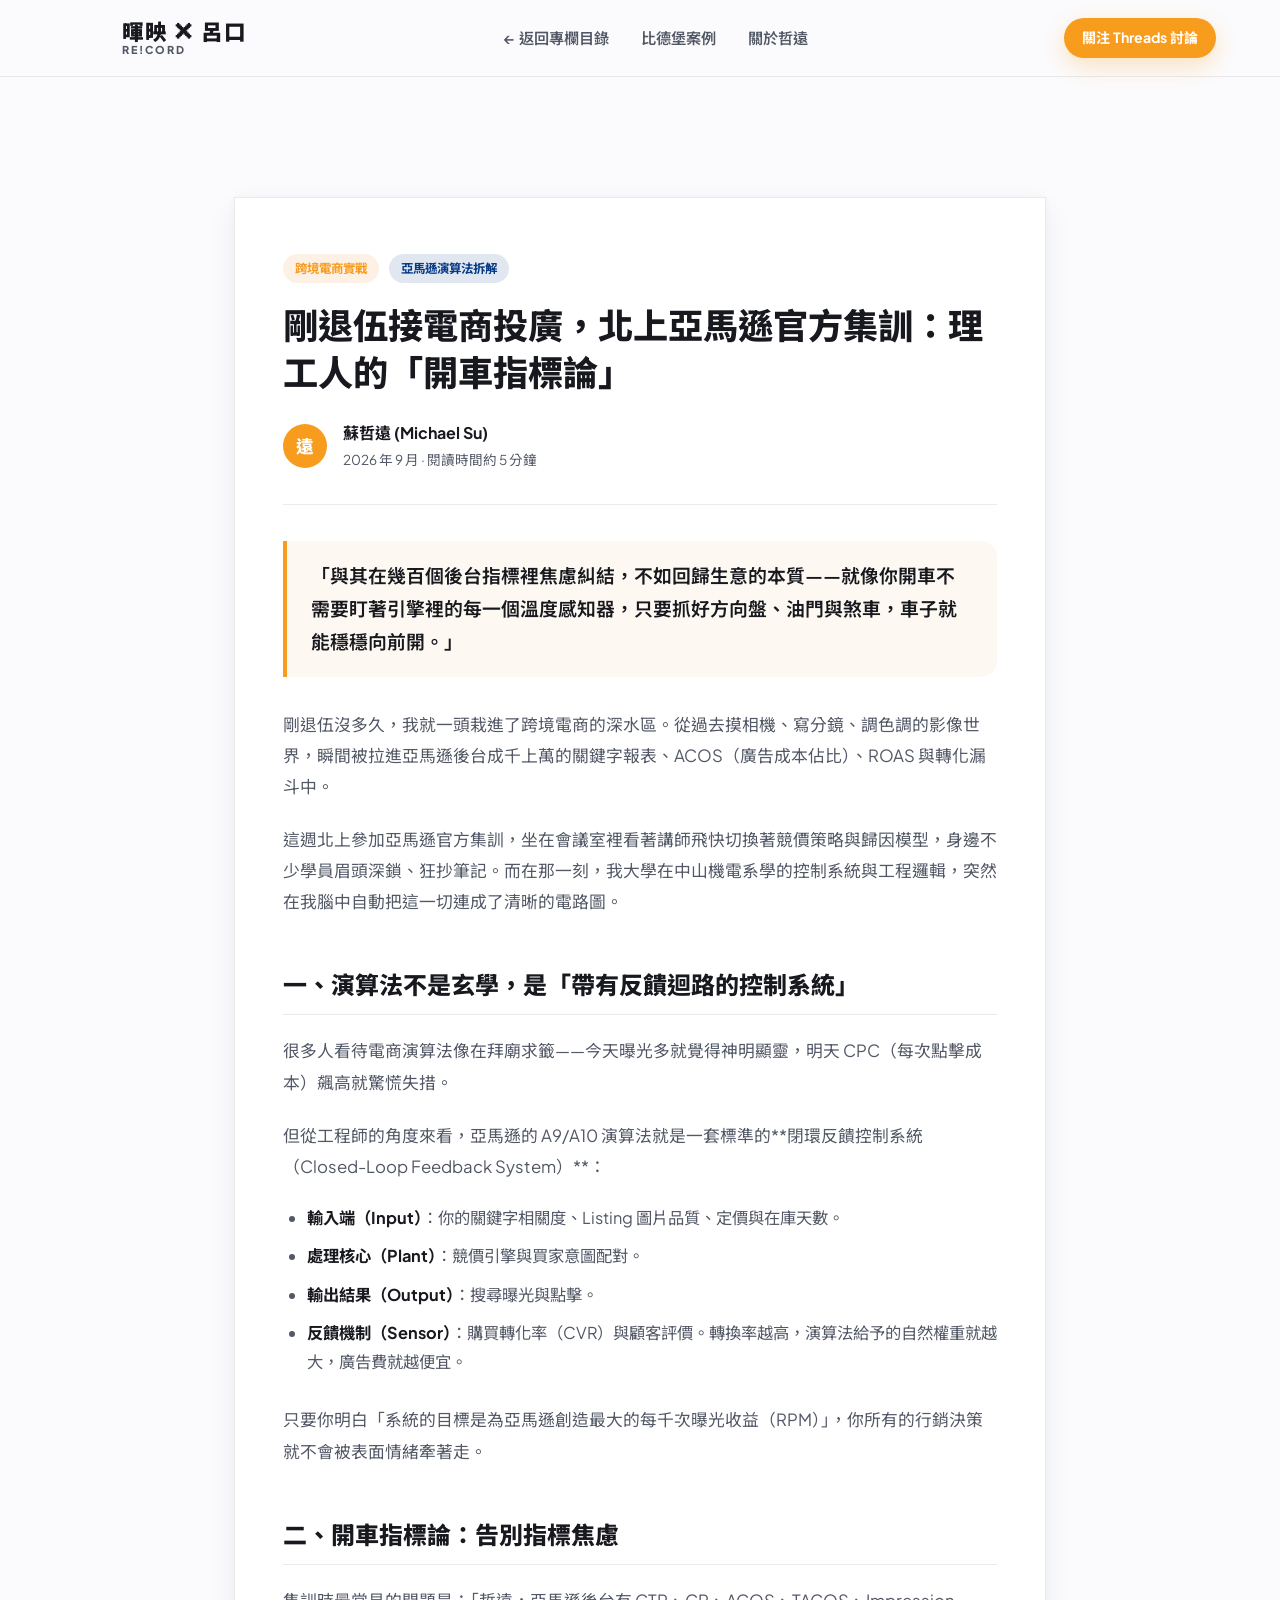
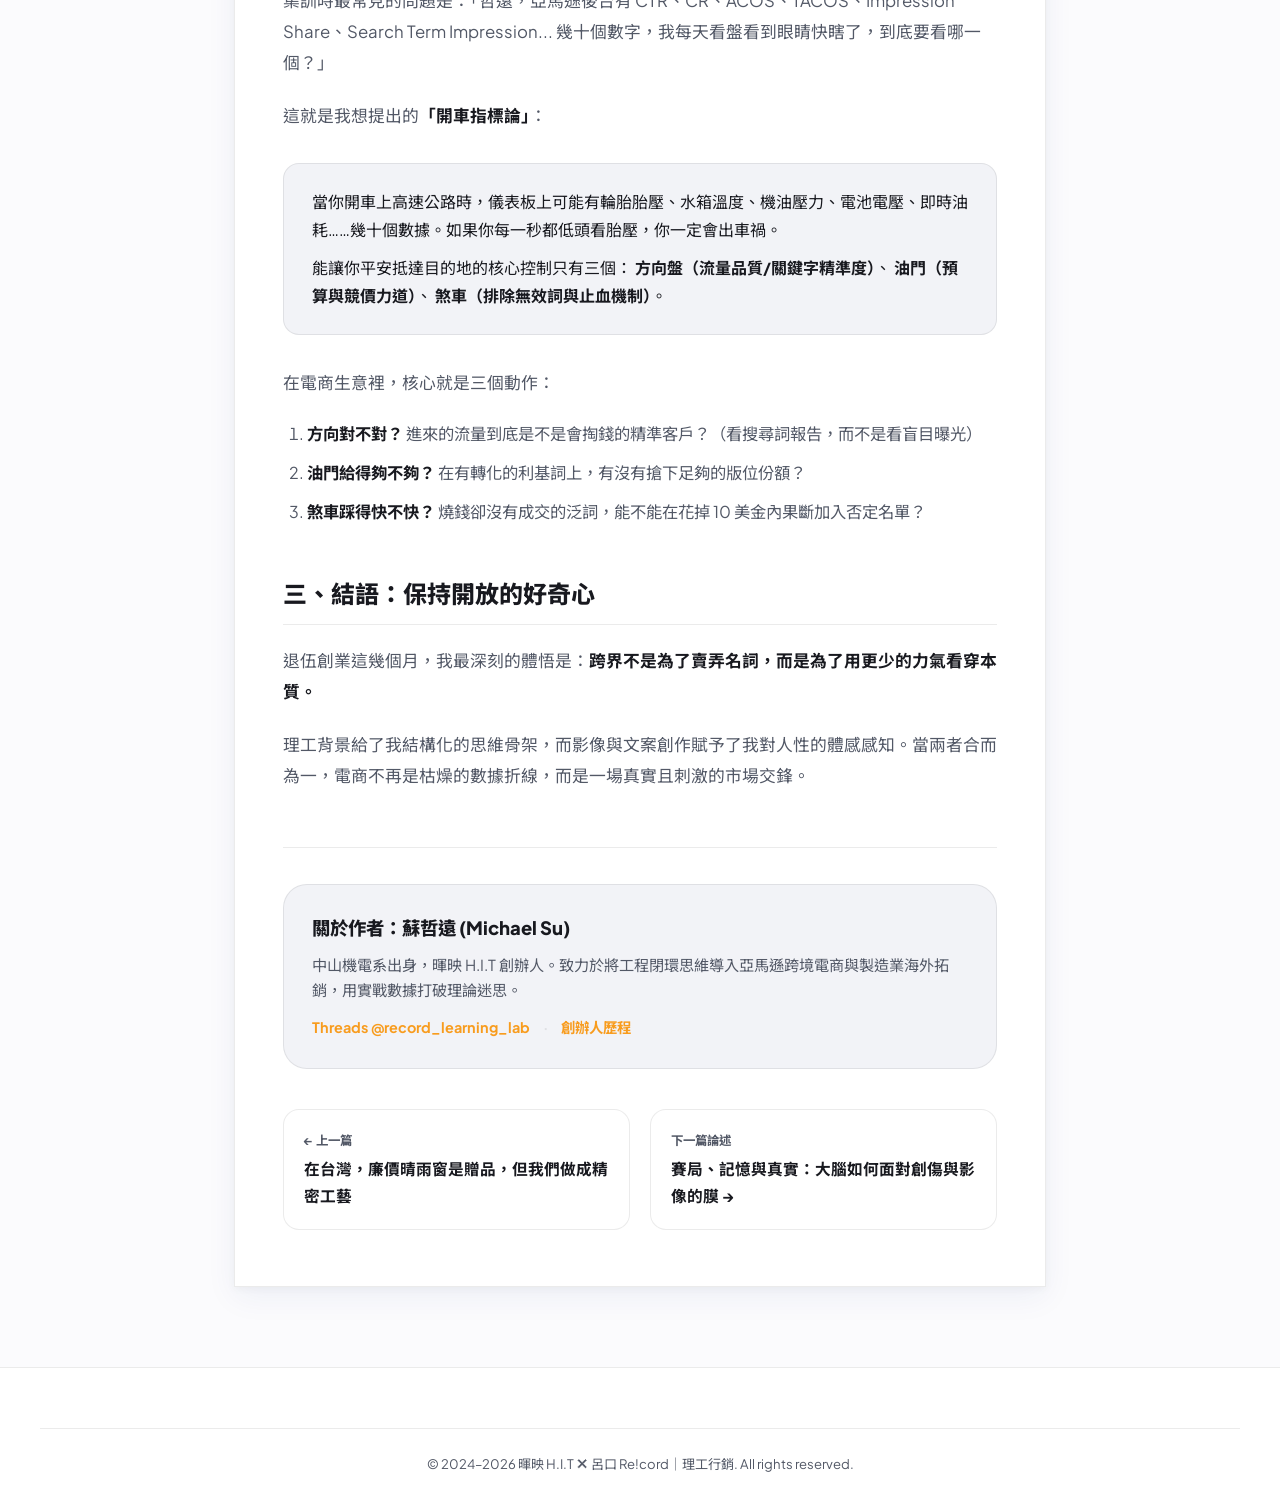
<file: amazon-algorithm-log.html>
<!DOCTYPE html>
<html lang="zh-TW" data-theme="default">
<head>
  <meta charset="UTF-8">
  <meta name="viewport" content="width=device-width, initial-scale=1.0">
  <title>剛退伍接電商投廣，北上亞馬遜官方集訓：理工人的「開車指標論」 ｜ 呂口 Re!cord</title>
  <meta name="description" content="剛退伍投身跨境電商投廣實戰，在台北亞馬遜集訓中的第一手反思：如何用機電工程邏輯拆解廣告演算法？為什麼抓住關鍵槓桿指標比盯著上百個數字更重要。">
  <meta name="author" content="蘇哲遠 Michael Su">
  
  <meta property="og:type" content="article">
  <meta property="og:title" content="剛退伍接電商投廣，北上亞馬遜官方集訓：理工人的「開車指標論」">
  <meta property="og:description" content="如何用機電工程邏輯拆解廣告演算法？為什麼抓住關鍵槓桿指標比盯著上百個數字更重要。">
  <meta property="og:site_name" content="呂口 Re!cord ✕ 暉映 H.I.T">
  <meta property="article:published_time" content="2026-09-22">
  <meta property="article:author" content="蘇哲遠 Michael Su">
  
  <script type="application/ld+json">
  {
    "@context": "https://schema.org",
    "@type": "BlogPosting",
    "headline": "剛退伍接電商投廣，北上亞馬遜官方集訓：理工人的「開車指標論」",
    "description": "剛退伍投身跨境電商投廣實戰，在台北亞馬遜集訓中的第一手反思：如何用機電工程邏輯拆解廣告演算法？為什麼抓住關鍵槓桿指標比盯著上百個數字更重要。",
    "author": {
      "@type": "Person",
      "name": "蘇哲遠 (Michael Su)",
      "jobTitle": "暉映 H.I.T 負責人 / 理工行銷顧問"
    },
    "publisher": {
      "@type": "Organization",
      "name": "暉映 HUEIIN TURN"
    },
    "datePublished": "2026-09-22",
    "inLanguage": "zh-TW"
  }
  </script>

  <link rel="preconnect" href="https://fonts.googleapis.com">
  <link rel="preconnect" href="https://fonts.gstatic.com" crossorigin>
  <link href="https://fonts.googleapis.com/css2?family=Plus+Jakarta+Sans:wght@400;600;700;800&family=Noto+Sans+TC:wght@400;500;700;900&display=swap" rel="stylesheet">
  <link rel="stylesheet" href="../style.css">
</head>
<body class="article-page">

  <header class="navbar" id="navbar">
    <div class="container nav-container">
      <a href="../index.html" class="nav-logo" aria-label="返回首頁">
        <svg class="brand-symbol" viewBox="0 0 339.33 258.83">
          <use href="../index.html#logoDef" />
        </svg>
        <div class="logo-text-group">
          <span class="logo-cn">暉映 ✕ 呂口</span>
          <span class="logo-en">RE!CORD</span>
        </div>
      </a>

      <nav class="nav-menu">
        <a href="../index.html#records" class="nav-link active">← 返回專欄目錄</a>
        <a href="../index.html#casestudy" class="nav-link">比德堡案例</a>
        <a href="../index.html#about" class="nav-link">關於哲遠</a>
      </nav>

      <div class="nav-actions">
        <a href="https://www.threads.com/@record_learning_lab" target="_blank" rel="noopener" class="btn btn-primary btn-sm">
          關注 Threads 討論
        </a>
      </div>
    </div>
  </header>

  <main class="article-container">
    <article class="prose-wrapper">
      <header class="article-header">
        <div class="article-meta-tags">
          <span class="category-badge">跨境電商實戰</span>
          <span class="category-badge badge-alt">亞馬遜演算法拆解</span>
        </div>
        <h1 class="article-main-title">
          剛退伍接電商投廣，北上亞馬遜官方集訓：理工人的「開車指標論」
        </h1>
        <div class="author-bar">
          <div class="author-avatar">遠</div>
          <div class="author-info">
            <span class="author-name">蘇哲遠 (Michael Su)</span>
            <span class="post-date">2026 年 9 月 · 閱讀時間約 5 分鐘</span>
          </div>
        </div>
      </header>

      <div class="article-content">
        <blockquote class="key-quote">
          「與其在幾百個後台指標裡焦慮糾結，不如回歸生意的本質——就像你開車不需要盯著引擎裡的每一個溫度感知器，只要抓好方向盤、油門與煞車，車子就能穩穩向前開。」
        </blockquote>

        <p class="paragraph-lead">
          剛退伍沒多久，我就一頭栽進了跨境電商的深水區。從過去摸相機、寫分鏡、調色調的影像世界，瞬間被拉進亞馬遜後台成千上萬的關鍵字報表、ACOS（廣告成本佔比）、ROAS 與轉化漏斗中。
        </p>
        <p>
          這週北上參加亞馬遜官方集訓，坐在會議室裡看著講師飛快切換著競價策略與歸因模型，身邊不少學員眉頭深鎖、狂抄筆記。而在那一刻，我大學在中山機電系學的控制系統與工程邏輯，突然在我腦中自動把這一切連成了清晰的電路圖。
        </p>

        <h2>一、演算法不是玄學，是「帶有反饋迴路的控制系統」</h2>
        <p>
          很多人看待電商演算法像在拜廟求籤——今天曝光多就覺得神明顯靈，明天 CPC（每次點擊成本）飆高就驚慌失措。
        </p>
        <p>
          但從工程師的角度來看，亞馬遜的 A9/A10 演算法就是一套標準的**閉環反饋控制系統（Closed-Loop Feedback System）**：
        </p>
        <ul class="styled-list">
          <li><strong>輸入端（Input）</strong>：你的關鍵字相關度、Listing 圖片品質、定價與在庫天數。</li>
          <li><strong>處理核心（Plant）</strong>：競價引擎與買家意圖配對。</li>
          <li><strong>輸出結果（Output）</strong>：搜尋曝光與點擊。</li>
          <li><strong>反饋機制（Sensor）</strong>：購買轉化率（CVR）與顧客評價。轉換率越高，演算法給予的自然權重就越大，廣告費就越便宜。</li>
        </ul>
        <p>
          只要你明白「系統的目標是為亞馬遜創造最大的每千次曝光收益（RPM）」，你所有的行銷決策就不會被表面情緒牽著走。
        </p>

        <h2>二、開車指標論：告別指標焦慮</h2>
        <p>
          集訓時最常見的問題是：「哲遠，亞馬遜後台有 CTR、CR、ACOS、TACOS、Impression Share、Search Term Impression... 幾十個數字，我每天看盤看到眼睛快瞎了，到底要看哪一個？」
        </p>
        <p>
          這就是我想提出的<strong>「開車指標論」</strong>：
        </p>
        <div class="highlight-callout">
          <p>
            當你開車上高速公路時，儀表板上可能有輪胎胎壓、水箱溫度、機油壓力、電池電壓、即時油耗……幾十個數據。如果你每一秒都低頭看胎壓，你一定會出車禍。
          </p>
          <p>
            能讓你平安抵達目的地的核心控制只有三個：
            <strong>方向盤（流量品質/關鍵字精準度）</strong>、
            <strong>油門（預算與競價力道）</strong>、
            <strong>煞車（排除無效詞與止血機制）</strong>。
          </p>
        </div>
        <p>
          在電商生意裡，核心就是三個動作：
        </p>
        <ol class="styled-numbered-list">
          <li><strong>方向對不對？</strong> 進來的流量到底是不是會掏錢的精準客戶？（看搜尋詞報告，而不是看盲目曝光）</li>
          <li><strong>油門給得夠不夠？</strong> 在有轉化的利基詞上，有沒有搶下足夠的版位份額？</li>
          <li><strong>煞車踩得快不快？</strong> 燒錢卻沒有成交的泛詞，能不能在花掉 10 美金內果斷加入否定名單？</li>
        </ol>

        <h2>三、結語：保持開放的好奇心</h2>
        <p>
          退伍創業這幾個月，我最深刻的體悟是：<strong>跨界不是為了賣弄名詞，而是為了用更少的力氣看穿本質。</strong>
        </p>
        <p>
          理工背景給了我結構化的思維骨架，而影像與文案創作賦予了我對人性的體感感知。當兩者合而為一，電商不再是枯燥的數據折線，而是一場真實且刺激的市場交鋒。
        </p>
      </div>

      <footer class="article-footer-card">
        <div class="footer-card-inner">
          <div class="card-author-bio">
            <h3>關於作者：蘇哲遠 (Michael Su)</h3>
            <p>
              中山機電系出身，暉映 H.I.T 創辦人。致力於將工程閉環思維導入亞馬遜跨境電商與製造業海外拓銷，用實戰數據打破理論迷思。
            </p>
            <div class="card-author-links">
              <a href="https://www.threads.com/@record_learning_lab" target="_blank" rel="noopener">Threads @record_learning_lab</a>
              <span class="link-sep">·</span>
              <a href="../index.html#about">創辦人歷程</a>
            </div>
          </div>
        </div>
      </footer>

      <nav class="post-navigation">
        <a href="car-window-deflector.html" class="nav-prev">
          <span class="nav-sub">← 上一篇</span>
          <span class="nav-title">在台灣，廉價晴雨窗是贈品，但我們做成精密工藝</span>
        </a>
        <a href="game-theory-memory.html" class="nav-next">
          <span class="nav-sub">下一篇論述</span>
          <span class="nav-title">賽局、記憶與真實：大腦如何面對創傷與影像的膜 →</span>
        </a>
      </nav>
    </article>
  </main>

  <footer class="footer">
    <div class="container footer-bottom">
      <p>© 2024–2026 暉映 H.I.T ✕ 呂口 Re!cord｜理工行銷. All rights reserved.</p>
    </div>
  </footer>

</body>
</html>
</file>
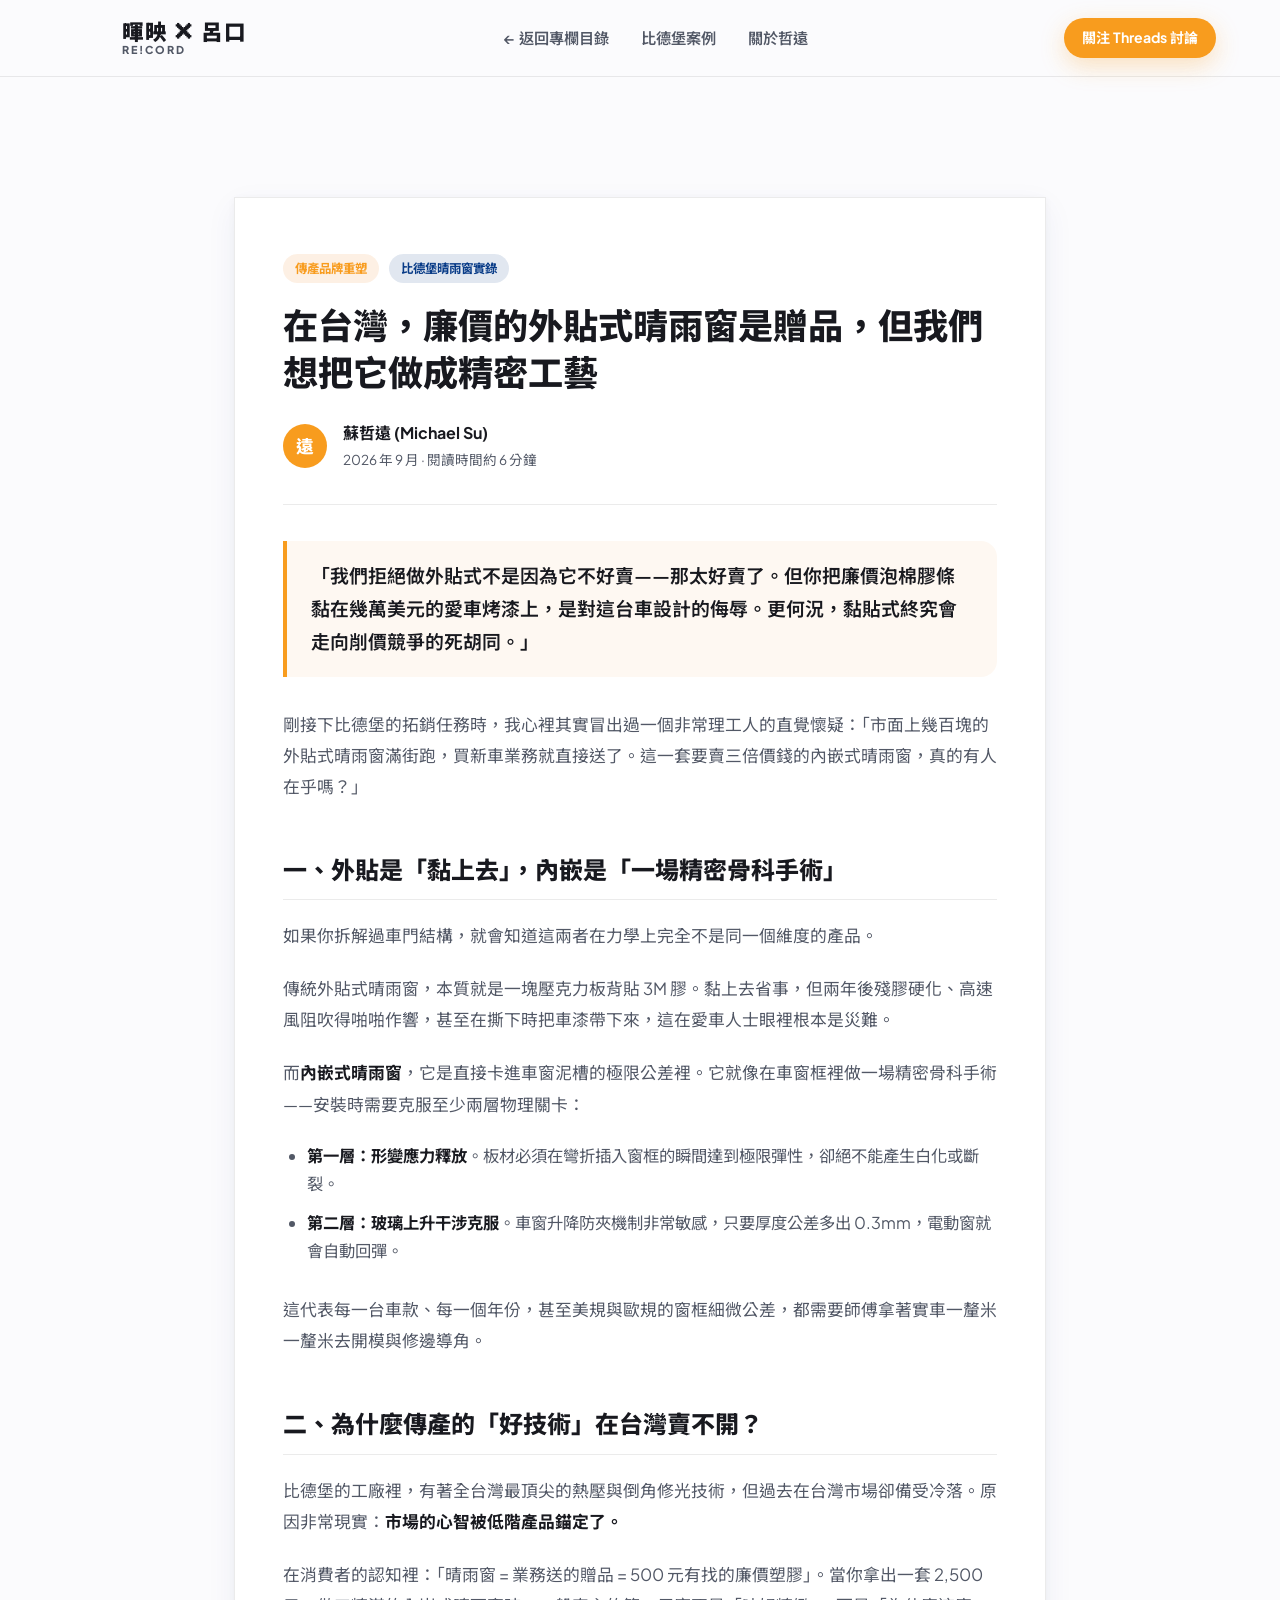
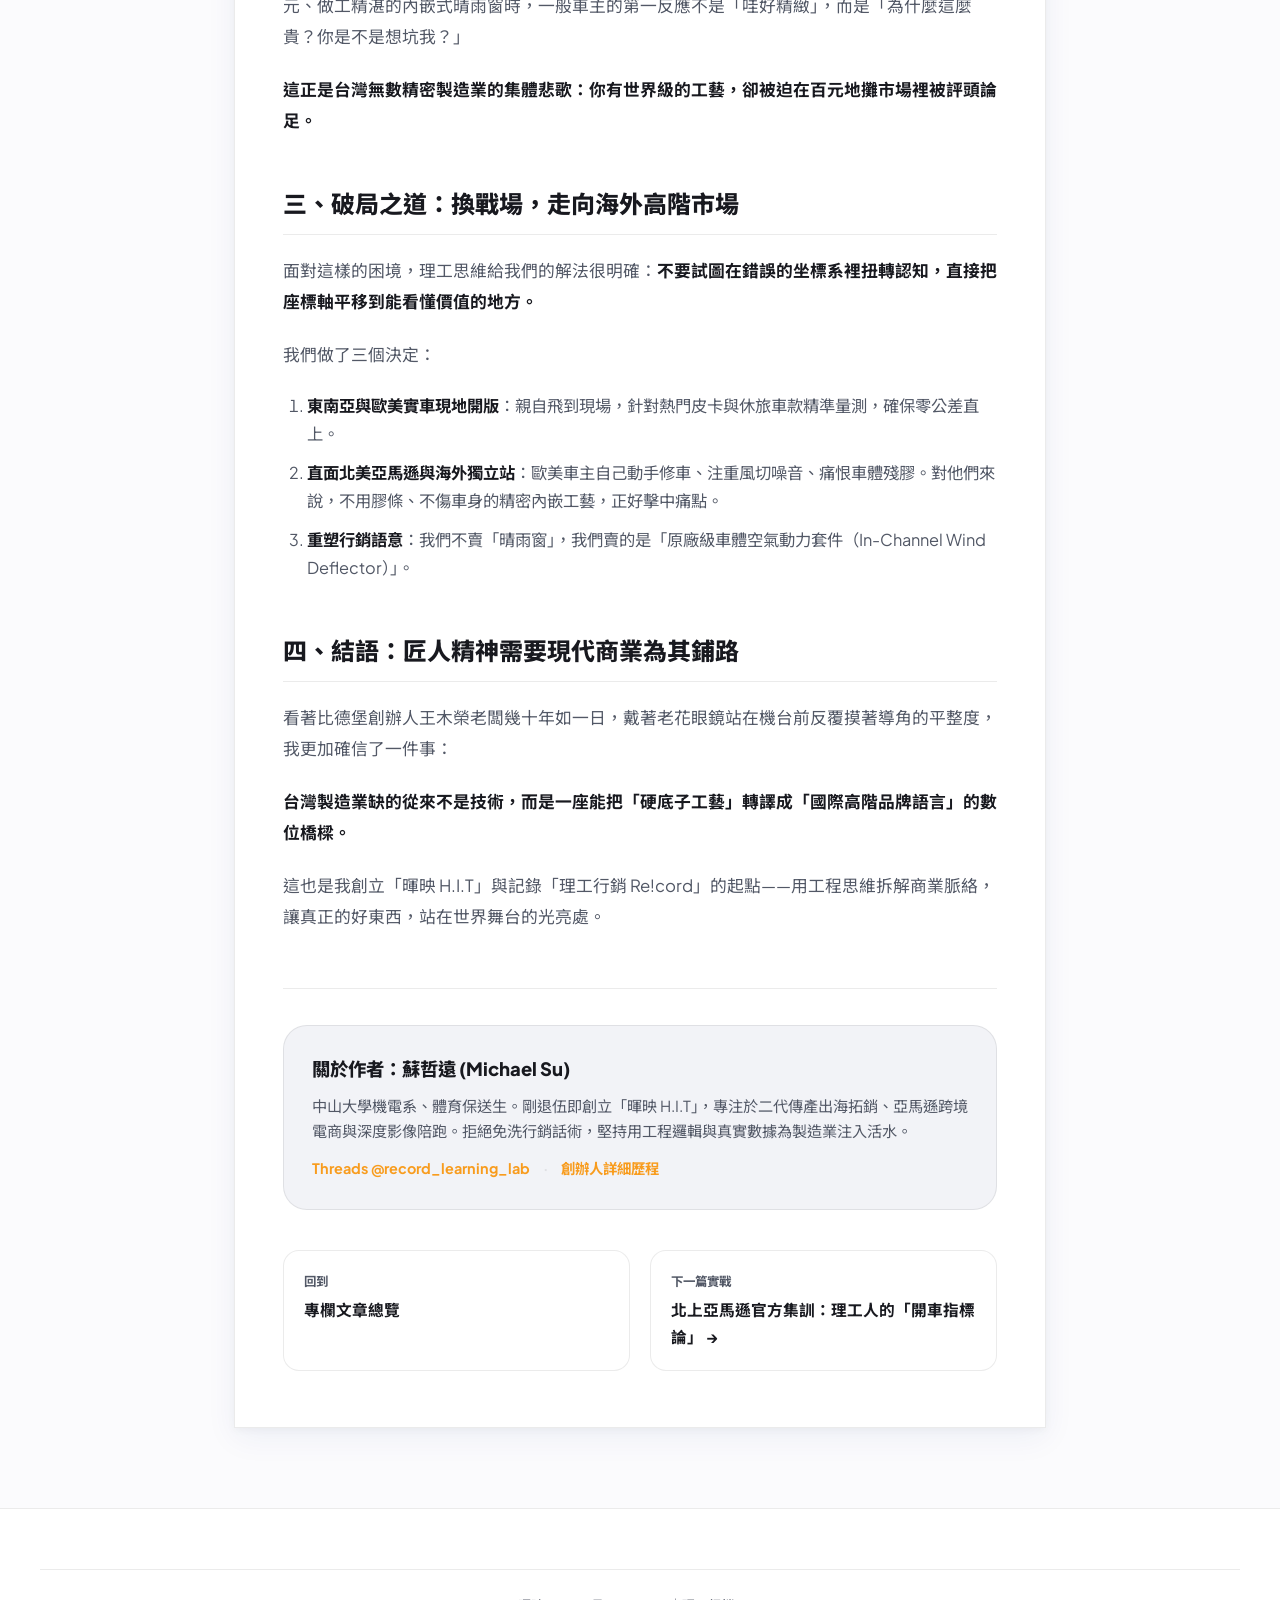
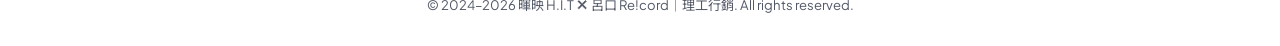
<file: car-window-deflector.html>
<!DOCTYPE html>
<html lang="zh-TW" data-theme="default">
<head>
  <meta charset="UTF-8">
  <meta name="viewport" content="width=device-width, initial-scale=1.0">
  <title>在台灣，廉價的外貼式晴雨窗是贈品，但我們想把它做成精密工藝 ｜ 呂口 Re!cord</title>
  <meta name="description" content="比德堡內嵌式晴雨窗實戰紀錄：為什麼我們拒絕做削價競爭的外貼式？如何用工程匠人思維與精密骨科手術等級的公差，在歐美市場重塑高溢價品類。">
  <meta name="author" content="蘇哲遠 Michael Su">
  
  <!-- Open Graph / 社群分享標籤 -->
  <meta property="og:type" content="article">
  <meta property="og:title" content="在台灣，廉價的外貼式晴雨窗是贈品，但我們想把它做成精密工藝">
  <meta property="og:description" content="為什麼我們拒絕做削價競爭的外貼式？如何用工程匠人思維，在歐美市場重塑高溢價品類。">
  <meta property="og:site_name" content="呂口 Re!cord ✕ 暉映 H.I.T">
  <meta property="article:published_time" content="2026-09-20">
  <meta property="article:author" content="蘇哲遠 Michael Su">
  
  <!-- Google 搜尋結構化資料 (JSON-LD) -->
  <script type="application/ld+json">
  {
    "@context": "https://schema.org",
    "@type": "BlogPosting",
    "headline": "在台灣，廉價的外貼式晴雨窗是贈品，但我們想把它做成精密工藝",
    "description": "比德堡內嵌式晴雨窗實戰紀錄：為什麼我們拒絕做削價競爭的外貼式？如何用工程匠人思維與精密骨科手術等級的公差，在歐美市場重塑高溢價品類。",
    "author": {
      "@type": "Person",
      "name": "蘇哲遠 (Michael Su)",
      "jobTitle": "暉映 H.I.T 負責人 / 理工行銷顧問"
    },
    "publisher": {
      "@type": "Organization",
      "name": "暉映 HUEIIN TURN"
    },
    "datePublished": "2026-09-20",
    "inLanguage": "zh-TW"
  }
  </script>

  <link rel="preconnect" href="https://fonts.googleapis.com">
  <link rel="preconnect" href="https://fonts.gstatic.com" crossorigin>
  <link href="https://fonts.googleapis.com/css2?family=Plus+Jakarta+Sans:wght@400;600;700;800&family=Noto+Sans+TC:wght@400;500;700;900&display=swap" rel="stylesheet">
  <link rel="stylesheet" href="../style.css">
</head>
<body class="article-page">

  <!-- 頂部導覽列 -->
  <header class="navbar" id="navbar">
    <div class="container nav-container">
      <a href="../index.html" class="nav-logo" aria-label="返回首頁">
        <svg class="brand-symbol" viewBox="0 0 339.33 258.83">
          <use href="../index.html#logoDef" />
        </svg>
        <div class="logo-text-group">
          <span class="logo-cn">暉映 ✕ 呂口</span>
          <span class="logo-en">RE!CORD</span>
        </div>
      </a>

      <nav class="nav-menu">
        <a href="../index.html#records" class="nav-link active">← 返回專欄目錄</a>
        <a href="../index.html#casestudy" class="nav-link">比德堡案例</a>
        <a href="../index.html#about" class="nav-link">關於哲遠</a>
      </nav>

      <div class="nav-actions">
        <a href="https://www.threads.com/@record_learning_lab" target="_blank" rel="noopener" class="btn btn-primary btn-sm">
          關注 Threads 討論
        </a>
      </div>
    </div>
  </header>

  <main class="article-container">
    <article class="prose-wrapper">
      <!-- 文章前言區 -->
      <header class="article-header">
        <div class="article-meta-tags">
          <span class="category-badge">傳產品牌重塑</span>
          <span class="category-badge badge-alt">比德堡晴雨窗實錄</span>
        </div>
        <h1 class="article-main-title">
          在台灣，廉價的外貼式晴雨窗是贈品，但我們想把它做成精密工藝
        </h1>
        <div class="author-bar">
          <div class="author-avatar">遠</div>
          <div class="author-info">
            <span class="author-name">蘇哲遠 (Michael Su)</span>
            <span class="post-date">2026 年 9 月 · 閱讀時間約 6 分鐘</span>
          </div>
        </div>
      </header>

      <!-- 文章正文 -->
      <div class="article-content">
        <blockquote class="key-quote">
          「我們拒絕做外貼式不是因為它不好賣——那太好賣了。但你把廉價泡棉膠條黏在幾萬美元的愛車烤漆上，是對這台車設計的侮辱。更何況，黏貼式終究會走向削價競爭的死胡同。」
        </blockquote>

        <p class="paragraph-lead">
          剛接下比德堡的拓銷任務時，我心裡其實冒出過一個非常理工人的直覺懷疑：「市面上幾百塊的外貼式晴雨窗滿街跑，買新車業務就直接送了。這一套要賣三倍價錢的內嵌式晴雨窗，真的有人在乎嗎？」
        </p>

        <h2>一、外貼是「黏上去」，內嵌是「一場精密骨科手術」</h2>
        <p>
          如果你拆解過車門結構，就會知道這兩者在力學上完全不是同一個維度的產品。
        </p>
        <p>
          傳統外貼式晴雨窗，本質就是一塊壓克力板背貼 3M 膠。黏上去省事，但兩年後殘膠硬化、高速風阻吹得啪啪作響，甚至在撕下時把車漆帶下來，這在愛車人士眼裡根本是災難。
        </p>
        <p>
          而<strong>內嵌式晴雨窗</strong>，它是直接卡進車窗泥槽的極限公差裡。它就像在車窗框裡做一場精密骨科手術——安裝時需要克服至少兩層物理關卡：
        </p>
        <ul class="styled-list">
          <li><strong>第一層：形變應力釋放</strong>。板材必須在彎折插入窗框的瞬間達到極限彈性，卻絕不能產生白化或斷裂。</li>
          <li><strong>第二層：玻璃上升干涉克服</strong>。車窗升降防夾機制非常敏感，只要厚度公差多出 0.3mm，電動窗就會自動回彈。</li>
        </ul>
        <p>
          這代表每一台車款、每一個年份，甚至美規與歐規的窗框細微公差，都需要師傅拿著實車一釐米一釐米去開模與修邊導角。
        </p>

        <h2>二、為什麼傳產的「好技術」在台灣賣不開？</h2>
        <p>
          比德堡的工廠裡，有著全台灣最頂尖的熱壓與倒角修光技術，但過去在台灣市場卻備受冷落。原因非常現實：<strong>市場的心智被低階產品錨定了。</strong>
        </p>
        <p>
          在消費者的認知裡：「晴雨窗 = 業務送的贈品 = 500 元有找的廉價塑膠」。當你拿出一套 2,500 元、做工精湛的內嵌式晴雨窗時，一般車主的第一反應不是「哇好精緻」，而是「為什麼這麼貴？你是不是想坑我？」
        </p>
        <p>
          <strong>這正是台灣無數精密製造業的集體悲歌：你有世界級的工藝，卻被迫在百元地攤市場裡被評頭論足。</strong>
        </p>

        <h2>三、破局之道：換戰場，走向海外高階市場</h2>
        <p>
          面對這樣的困境，理工思維給我們的解法很明確：<strong>不要試圖在錯誤的坐標系裡扭轉認知，直接把座標軸平移到能看懂價值的地方。</strong>
        </p>
        <p>
          我們做了三個決定：
        </p>
        <ol class="styled-numbered-list">
          <li><strong>東南亞與歐美實車現地開版</strong>：親自飛到現場，針對熱門皮卡與休旅車款精準量測，確保零公差直上。</li>
          <li><strong>直面北美亞馬遜與海外獨立站</strong>：歐美車主自己動手修車、注重風切噪音、痛恨車體殘膠。對他們來說，不用膠條、不傷車身的精密內嵌工藝，正好擊中痛點。</li>
          <li><strong>重塑行銷語意</strong>：我們不賣「晴雨窗」，我們賣的是「原廠級車體空氣動力套件（In-Channel Wind Deflector）」。</li>
        </ol>

        <h2>四、結語：匠人精神需要現代商業為其鋪路</h2>
        <p>
          看著比德堡創辦人王木榮老闆幾十年如一日，戴著老花眼鏡站在機台前反覆摸著導角的平整度，我更加確信了一件事：
        </p>
        <p>
          <strong>台灣製造業缺的從來不是技術，而是一座能把「硬底子工藝」轉譯成「國際高階品牌語言」的數位橋樑。</strong>
        </p>
        <p>
          這也是我創立「暉映 H.I.T」與記錄「理工行銷 Re!cord」的起點——用工程思維拆解商業脈絡，讓真正的好東西，站在世界舞台的光亮處。
        </p>
      </div>

      <!-- 文章底部作者簡介卡片 -->
      <footer class="article-footer-card">
        <div class="footer-card-inner">
          <div class="card-author-bio">
            <h3>關於作者：蘇哲遠 (Michael Su)</h3>
            <p>
              中山大學機電系、體育保送生。剛退伍即創立「暉映 H.I.T」，專注於二代傳產出海拓銷、亞馬遜跨境電商與深度影像陪跑。拒絕免洗行銷話術，堅持用工程邏輯與真實數據為製造業注入活水。
            </p>
            <div class="card-author-links">
              <a href="https://www.threads.com/@record_learning_lab" target="_blank" rel="noopener">Threads @record_learning_lab</a>
              <span class="link-sep">·</span>
              <a href="../index.html#about">創辦人詳細歷程</a>
            </div>
          </div>
        </div>
      </footer>

      <!-- 上下篇導航 -->
      <nav class="post-navigation">
        <a href="../index.html#records" class="nav-prev">
          <span class="nav-sub">回到</span>
          <span class="nav-title">專欄文章總覽</span>
        </a>
        <a href="amazon-algorithm-log.html" class="nav-next">
          <span class="nav-sub">下一篇實戰</span>
          <span class="nav-title">北上亞馬遜官方集訓：理工人的「開車指標論」 →</span>
        </a>
      </nav>
    </article>
  </main>

  <footer class="footer">
    <div class="container footer-bottom">
      <p>© 2024–2026 暉映 H.I.T ✕ 呂口 Re!cord｜理工行銷. All rights reserved.</p>
    </div>
  </footer>

</body>
</html>
</file>
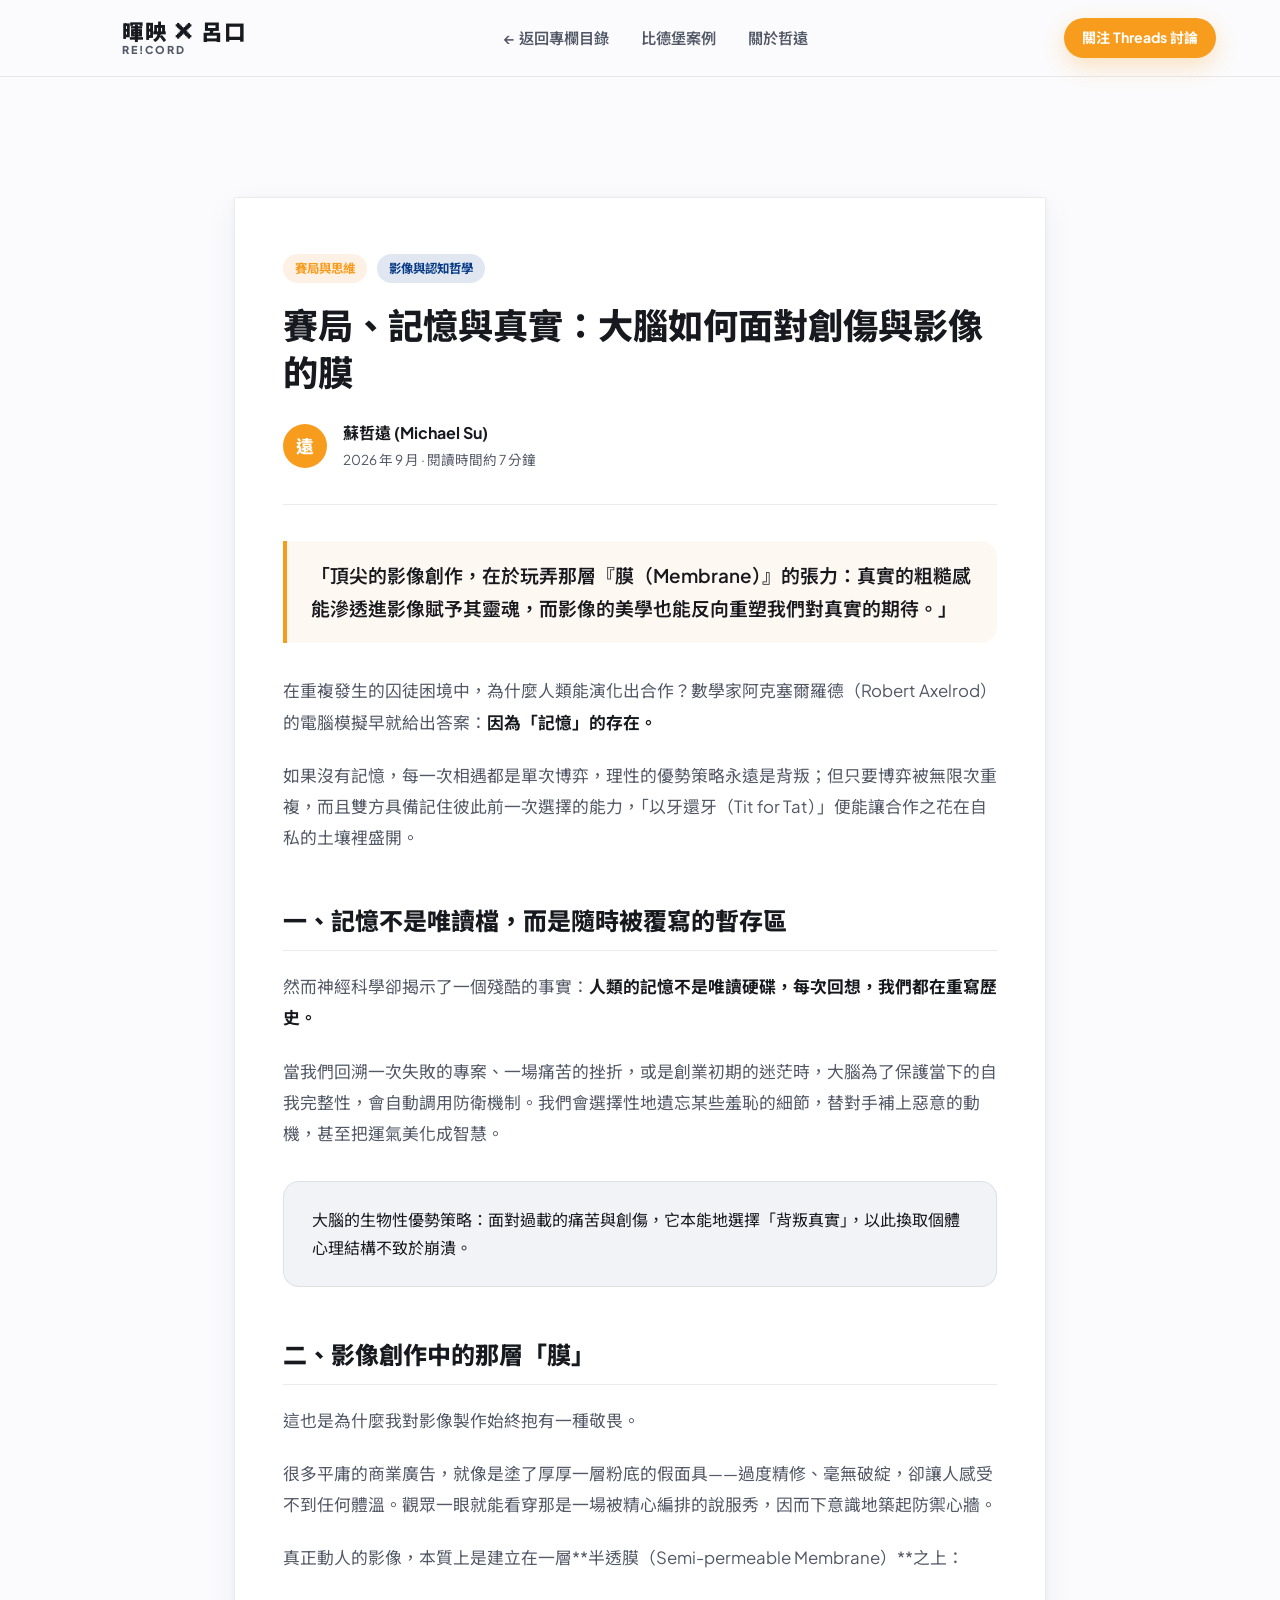
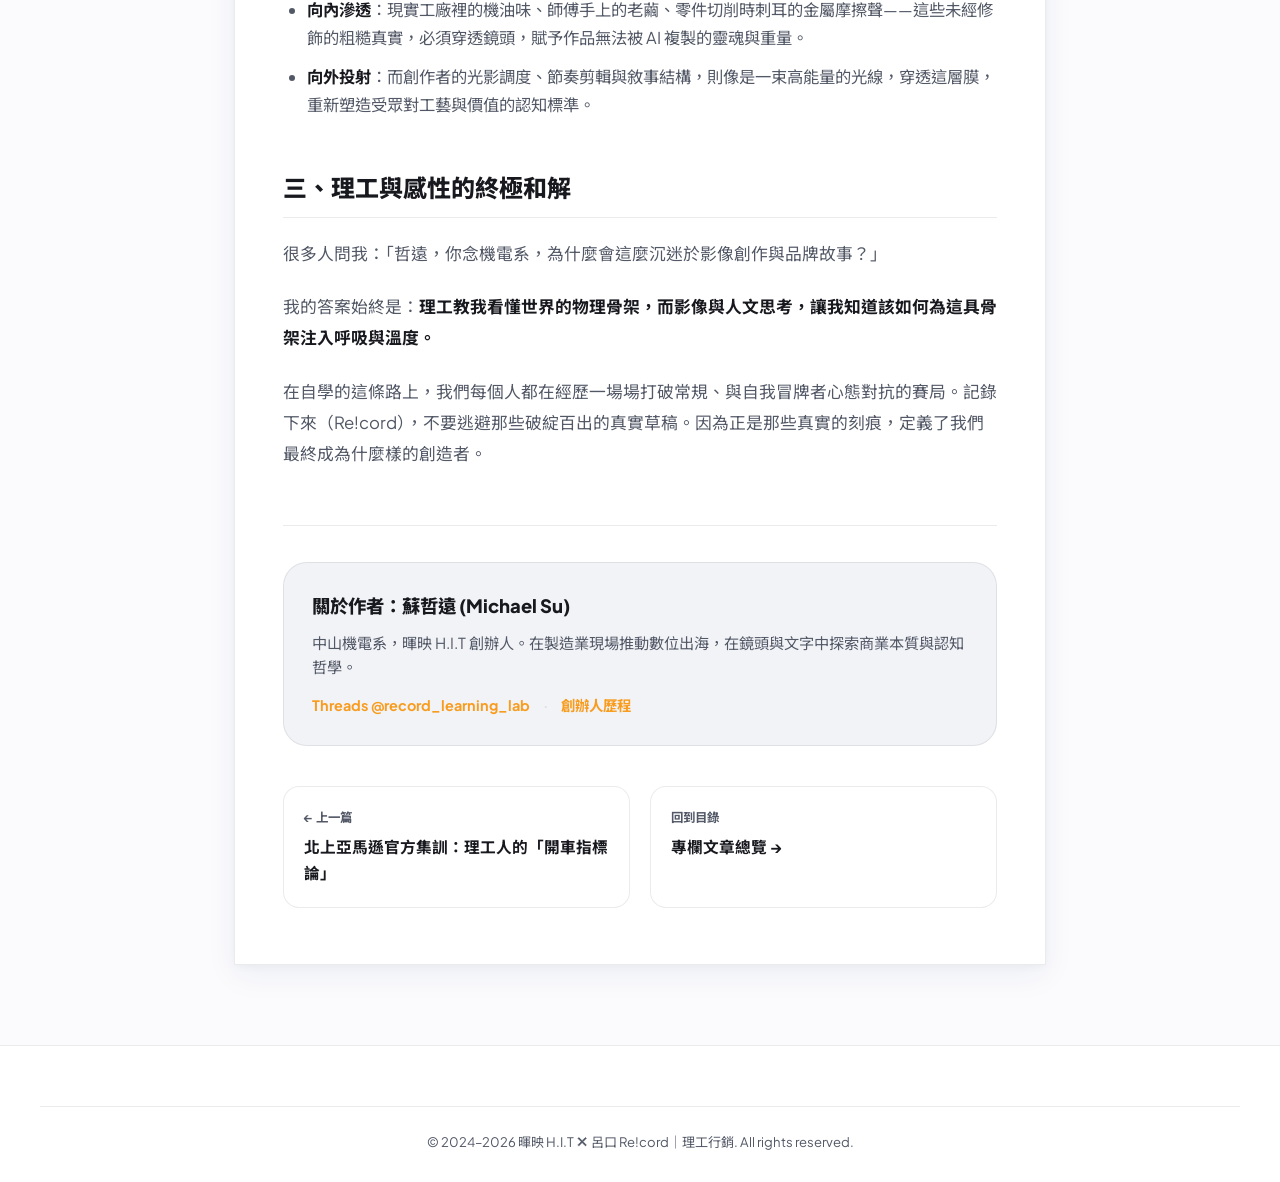
<file: game-theory-memory.html>
<!DOCTYPE html>
<html lang="zh-TW" data-theme="default">
<head>
  <meta charset="UTF-8">
  <meta name="viewport" content="width=device-width, initial-scale=1.0">
  <title>賽局、記憶與真實：大腦如何面對創傷與影像的膜 ｜ 呂口 Re!cord</title>
  <meta name="description" content="探討重複賽局中的信任演化、大腦重寫記憶的防衛機制，以及頂尖影像創作如何透過『膜』的張力，在殘酷真實與美學敘事間游移。">
  <meta name="author" content="蘇哲遠 Michael Su">
  
  <meta property="og:type" content="article">
  <meta property="og:title" content="賽局、記憶與真實：大腦如何面對創傷與影像的膜">
  <meta property="og:description" content="在重複發生的賽局中，記憶是打破雙輸困境的唯一解藥。頂尖影像創作如何玩弄那層『膜』的張力？">
  <meta property="og:site_name" content="呂口 Re!cord ✕ 暉映 H.I.T">
  <meta property="article:published_time" content="2026-09-24">
  <meta property="article:author" content="蘇哲遠 Michael Su">
  
  <script type="application/ld+json">
  {
    "@context": "https://schema.org",
    "@type": "BlogPosting",
    "headline": "賽局、記憶與真實：大腦如何面對創傷與影像的膜",
    "description": "探討重複賽局中的信任演化、大腦重寫記憶的防衛機制，以及頂尖影像創作如何透過『膜』的張力，在殘酷真實與美學敘事間游移。",
    "author": {
      "@type": "Person",
      "name": "蘇哲遠 (Michael Su)",
      "jobTitle": "暉映 H.I.T 負責人 / 理工行銷顧問"
    },
    "publisher": {
      "@type": "Organization",
      "name": "暉映 HUEIIN TURN"
    },
    "datePublished": "2026-09-24",
    "inLanguage": "zh-TW"
  }
  </script>

  <link rel="preconnect" href="https://fonts.googleapis.com">
  <link rel="preconnect" href="https://fonts.gstatic.com" crossorigin>
  <link href="https://fonts.googleapis.com/css2?family=Plus+Jakarta+Sans:wght@400;600;700;800&family=Noto+Sans+TC:wght@400;500;700;900&display=swap" rel="stylesheet">
  <link rel="stylesheet" href="../style.css">
</head>
<body class="article-page">

  <header class="navbar" id="navbar">
    <div class="container nav-container">
      <a href="../index.html" class="nav-logo" aria-label="返回首頁">
        <svg class="brand-symbol" viewBox="0 0 339.33 258.83">
          <use href="../index.html#logoDef" />
        </svg>
        <div class="logo-text-group">
          <span class="logo-cn">暉映 ✕ 呂口</span>
          <span class="logo-en">RE!CORD</span>
        </div>
      </a>

      <nav class="nav-menu">
        <a href="../index.html#records" class="nav-link active">← 返回專欄目錄</a>
        <a href="../index.html#casestudy" class="nav-link">比德堡案例</a>
        <a href="../index.html#about" class="nav-link">關於哲遠</a>
      </nav>

      <div class="nav-actions">
        <a href="https://www.threads.com/@record_learning_lab" target="_blank" rel="noopener" class="btn btn-primary btn-sm">
          關注 Threads 討論
        </a>
      </div>
    </div>
  </header>

  <main class="article-container">
    <article class="prose-wrapper">
      <header class="article-header">
        <div class="article-meta-tags">
          <span class="category-badge">賽局與思維</span>
          <span class="category-badge badge-alt">影像與認知哲學</span>
        </div>
        <h1 class="article-main-title">
          賽局、記憶與真實：大腦如何面對創傷與影像的膜
        </h1>
        <div class="author-bar">
          <div class="author-avatar">遠</div>
          <div class="author-info">
            <span class="author-name">蘇哲遠 (Michael Su)</span>
            <span class="post-date">2026 年 9 月 · 閱讀時間約 7 分鐘</span>
          </div>
        </div>
      </header>

      <div class="article-content">
        <blockquote class="key-quote">
          「頂尖的影像創作，在於玩弄那層『膜（Membrane）』的張力：真實的粗糙感能滲透進影像賦予其靈魂，而影像的美學也能反向重塑我們對真實的期待。」
        </blockquote>

        <p class="paragraph-lead">
          在重複發生的囚徒困境中，為什麼人類能演化出合作？數學家阿克塞爾羅德（Robert Axelrod）的電腦模擬早就給出答案：<strong>因為「記憶」的存在。</strong>
        </p>
        <p>
          如果沒有記憶，每一次相遇都是單次博弈，理性的優勢策略永遠是背叛；但只要博弈被無限次重複，而且雙方具備記住彼此前一次選擇的能力，「以牙還牙（Tit for Tat）」便能讓合作之花在自私的土壤裡盛開。
        </p>

        <h2>一、記憶不是唯讀檔，而是隨時被覆寫的暫存區</h2>
        <p>
          然而神經科學卻揭示了一個殘酷的事實：<strong>人類的記憶不是唯讀硬碟，每次回想，我們都在重寫歷史。</strong>
        </p>
        <p>
          當我們回溯一次失敗的專案、一場痛苦的挫折，或是創業初期的迷茫時，大腦為了保護當下的自我完整性，會自動調用防衛機制。我們會選擇性地遺忘某些羞恥的細節，替對手補上惡意的動機，甚至把運氣美化成智慧。
        </p>
        <div class="highlight-callout">
          <p>
            大腦的生物性優勢策略：面對過載的痛苦與創傷，它本能地選擇「背叛真實」，以此換取個體心理結構不致於崩潰。
          </p>
        </div>

        <h2>二、影像創作中的那層「膜」</h2>
        <p>
          這也是為什麼我對影像製作始終抱有一種敬畏。
        </p>
        <p>
          很多平庸的商業廣告，就像是塗了厚厚一層粉底的假面具——過度精修、毫無破綻，卻讓人感受不到任何體溫。觀眾一眼就能看穿那是一場被精心編排的說服秀，因而下意識地築起防禦心牆。
        </p>
        <p>
          真正動人的影像，本質上是建立在一層**半透膜（Semi-permeable Membrane）**之上：
        </p>
        <ul class="styled-list">
          <li><strong>向內滲透</strong>：現實工廠裡的機油味、師傅手上的老繭、零件切削時刺耳的金屬摩擦聲——這些未經修飾的粗糙真實，必須穿透鏡頭，賦予作品無法被 AI 複製的靈魂與重量。</li>
          <li><strong>向外投射</strong>：而創作者的光影調度、節奏剪輯與敘事結構，則像是一束高能量的光線，穿透這層膜，重新塑造受眾對工藝與價值的認知標準。</li>
        </ul>

        <h2>三、理工與感性的終極和解</h2>
        <p>
          很多人問我：「哲遠，你念機電系，為什麼會這麼沉迷於影像創作與品牌故事？」
        </p>
        <p>
          我的答案始終是：<strong>理工教我看懂世界的物理骨架，而影像與人文思考，讓我知道該如何為這具骨架注入呼吸與溫度。</strong>
        </p>
        <p>
          在自學的這條路上，我們每個人都在經歷一場場打破常規、與自我冒牌者心態對抗的賽局。記錄下來（Re!cord），不要逃避那些破綻百出的真實草稿。因為正是那些真實的刻痕，定義了我們最終成為什麼樣的創造者。
        </p>
      </div>

      <footer class="article-footer-card">
        <div class="footer-card-inner">
          <div class="card-author-bio">
            <h3>關於作者：蘇哲遠 (Michael Su)</h3>
            <p>
              中山機電系，暉映 H.I.T 創辦人。在製造業現場推動數位出海，在鏡頭與文字中探索商業本質與認知哲學。
            </p>
            <div class="card-author-links">
              <a href="https://www.threads.com/@record_learning_lab" target="_blank" rel="noopener">Threads @record_learning_lab</a>
              <span class="link-sep">·</span>
              <a href="../index.html#about">創辦人歷程</a>
            </div>
          </div>
        </div>
      </footer>

      <nav class="post-navigation">
        <a href="amazon-algorithm-log.html" class="nav-prev">
          <span class="nav-sub">← 上一篇</span>
          <span class="nav-title">北上亞馬遜官方集訓：理工人的「開車指標論」</span>
        </a>
        <a href="../index.html#records" class="nav-next">
          <span class="nav-sub">回到目錄</span>
          <span class="nav-title">專欄文章總覽 →</span>
        </a>
      </nav>
    </article>
  </main>

  <footer class="footer">
    <div class="container footer-bottom">
      <p>© 2024–2026 暉映 H.I.T ✕ 呂口 Re!cord｜理工行銷. All rights reserved.</p>
    </div>
  </footer>

</body>
</html>
</file>
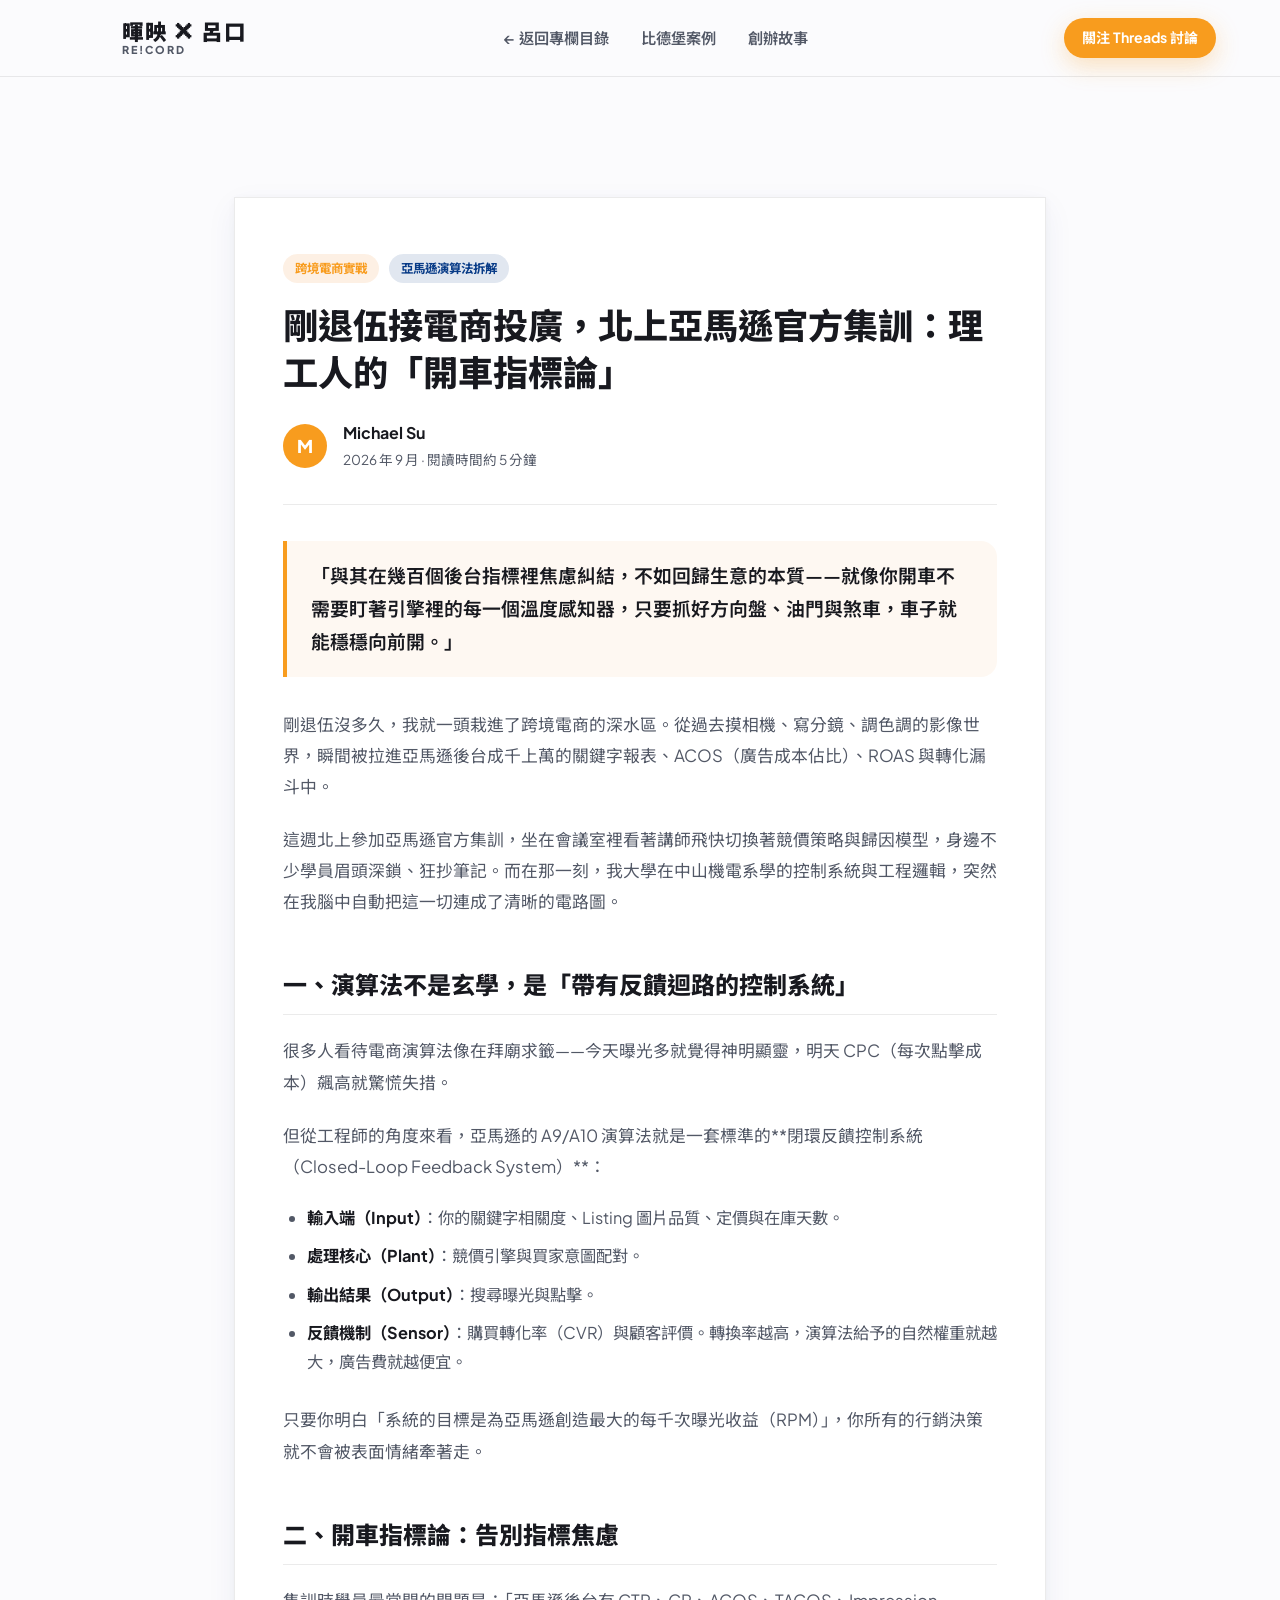
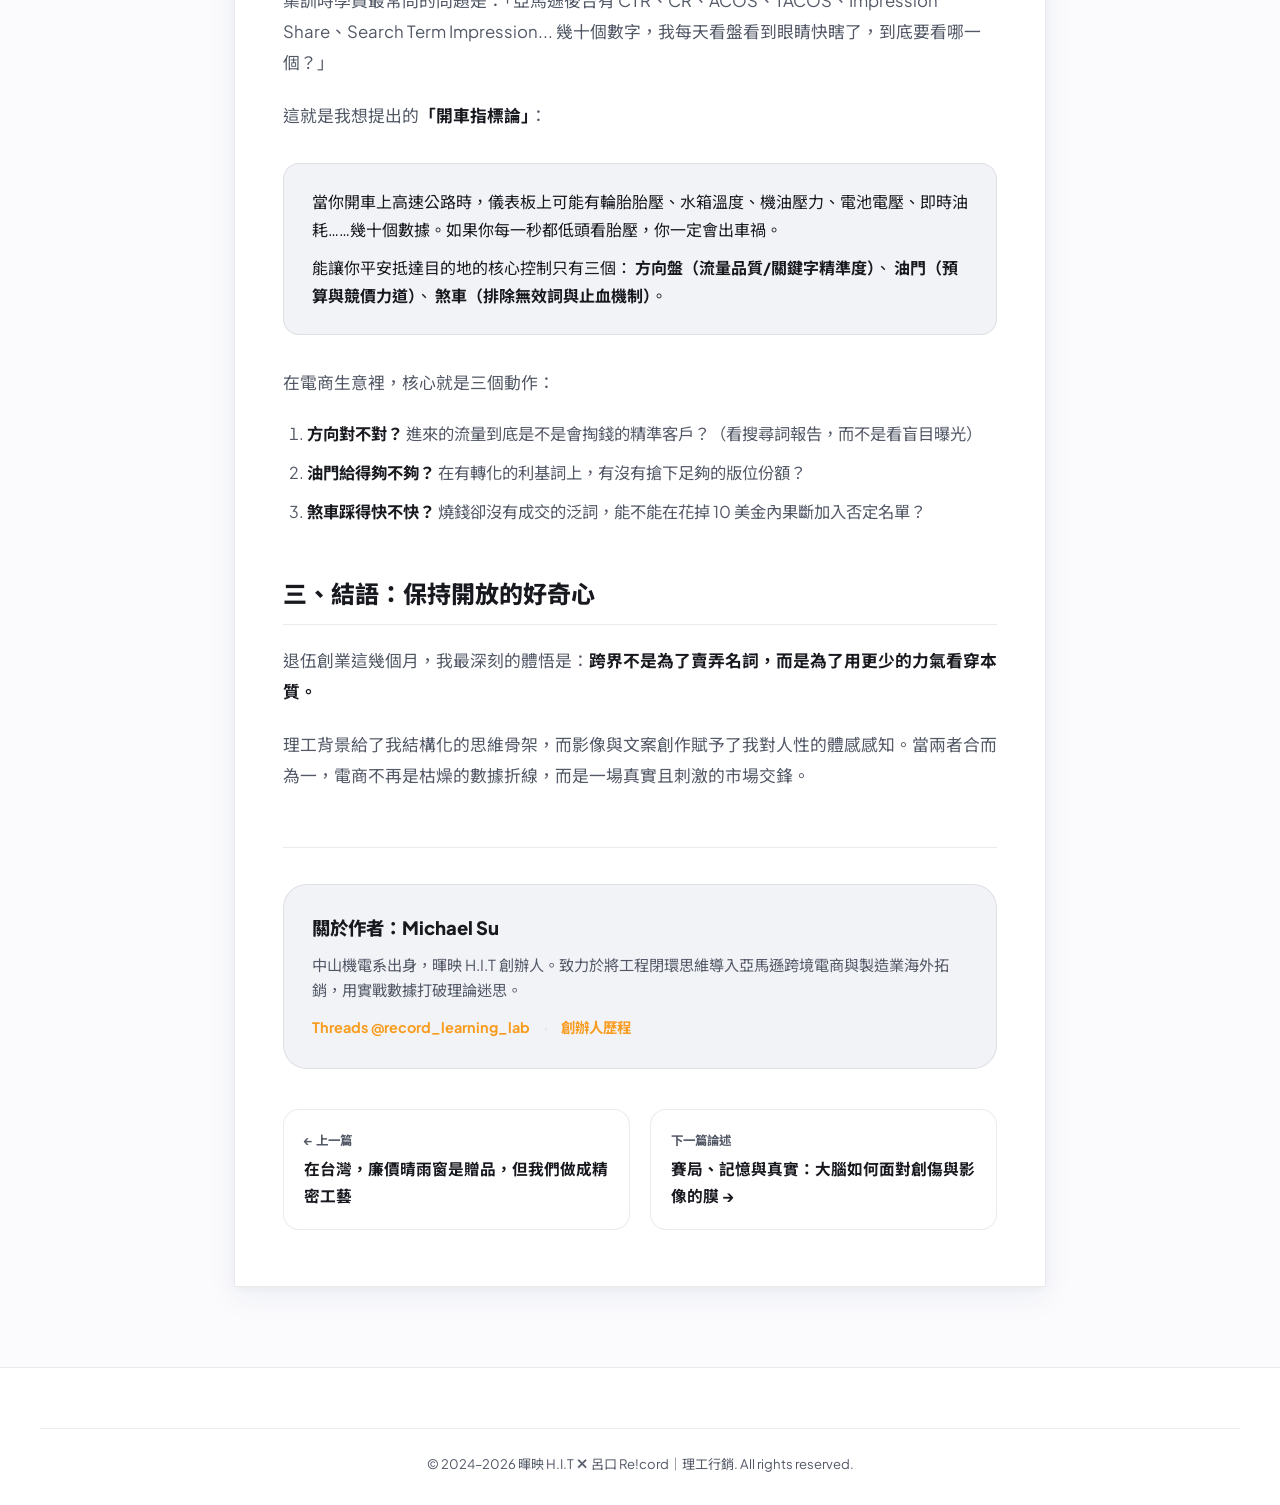
<file: records/amazon-algorithm-log.html>
<!DOCTYPE html>
<html lang="zh-TW" data-theme="default">
<head>
  <!-- Google tag (gtag.js) -->
  <script async src="https://www.googletagmanager.com/gtag/js?id=G-DYWP7N2YR2"></script>
  <script>
    window.dataLayer = window.dataLayer || [];
    function gtag(){dataLayer.push(arguments);}
    gtag('js', new Date());

    gtag('config', 'G-DYWP7N2YR2');
  </script>

  <meta charset="UTF-8">
  <meta name="viewport" content="width=device-width, initial-scale=1.0">
  <title>剛退伍接電商投廣，北上亞馬遜官方集訓：理工人的「開車指標論」 ｜ 呂口 Re!cord</title>
  <meta name="description" content="剛退伍投身跨境電商投廣實戰，在台北亞馬遜集訓中的第一手反思：如何用機電工程邏輯拆解廣告演算法？為什麼抓住關鍵槓桿指標比盯著上百個數字更重要。">
  <meta name="author" content="Michael Su">
  <link rel="canonical" href="https://michael040448-record.github.io/hueiin-return/records/amazon-algorithm-log.html">
  
  <meta property="og:type" content="article">
  <meta property="og:url" content="https://michael040448-record.github.io/hueiin-return/records/amazon-algorithm-log.html">
  <meta property="og:title" content="剛退伍接電商投廣，北上亞馬遜官方集訓：理工人的「開車指標論」">
  <meta property="og:description" content="如何用機電工程邏輯拆解廣告演算法？為什麼抓住關鍵槓桿指標比盯著上百個數字更重要。">
  <meta property="og:site_name" content="呂口 Re!cord ✕ 暉映 H.I.T">
  <meta property="article:published_time" content="2026-09-22">
  <meta property="article:author" content="Michael Su">
  
  <script type="application/ld+json">
  {
    "@context": "https://schema.org",
    "@type": "BlogPosting",
    "headline": "剛退伍接電商投廣，北上亞馬遜官方集訓：理工人的「開車指標論」",
    "description": "剛退伍投身跨境電商投廣實戰，在台北亞馬遜集訓中的第一手反思：如何用機電工程邏輯拆解廣告演算法？為什麼抓住關鍵槓桿指標比盯著上百個數字更重要。",
    "author": {
      "@type": "Person",
      "name": "Michael Su",
      "jobTitle": "暉映 H.I.T 負責人 / 理工行銷顧問"
    },
    "publisher": {
      "@type": "Organization",
      "name": "暉映 HUEIIN TURN"
    },
    "datePublished": "2026-09-22",
    "inLanguage": "zh-TW"
  }
  </script>

  <link rel="preconnect" href="https://fonts.googleapis.com">
  <link rel="preconnect" href="https://fonts.gstatic.com" crossorigin>
  <link href="https://fonts.googleapis.com/css2?family=Noto+Sans+TC:wght@300;400;500;700;900&family=Plus+Jakarta+Sans:wght@400;500;600;700;800;900&display=swap" rel="stylesheet">
  <link rel="stylesheet" href="../style.css?v=20260929_03">
</head>
<body class="article-page">

  <header class="navbar" id="navbar">
    <div class="container nav-container">
      <a href="../index.html" class="nav-logo" aria-label="返回首頁">
        <svg class="brand-symbol" viewBox="0 0 339.33 258.83">
          <use href="../index.html#logoDef" />
        </svg>
        <div class="logo-text-group">
          <span class="logo-cn">暉映 ✕ 呂口</span>
          <span class="logo-en">RE!CORD</span>
        </div>
      </a>

      <nav class="nav-menu">
        <a href="../index.html#records" class="nav-link active">← 返回專欄目錄</a>
        <a href="../index.html#casestudy" class="nav-link">比德堡案例</a>
        <a href="../index.html#about" class="nav-link">創辦故事</a>
      </nav>

      <div class="nav-actions">
        <a href="https://www.threads.com/@record_learning_lab" target="_blank" rel="noopener" class="btn btn-primary btn-sm">
          關注 Threads 討論
        </a>
      </div>
    </div>
  </header>

  <main class="article-container">
    <article class="prose-wrapper">
      <header class="article-header">
        <div class="article-meta-tags">
          <span class="category-badge">跨境電商實戰</span>
          <span class="category-badge badge-alt">亞馬遜演算法拆解</span>
        </div>
        <h1 class="article-main-title">
          剛退伍接電商投廣，北上亞馬遜官方集訓：理工人的「開車指標論」
        </h1>
        <div class="author-bar">
          <div class="author-avatar">M</div>
          <div class="author-info">
            <span class="author-name">Michael Su</span>
            <span class="post-date">2026 年 9 月 · 閱讀時間約 5 分鐘</span>
          </div>
        </div>
      </header>

      <div class="article-content">
        <blockquote class="key-quote">
          「與其在幾百個後台指標裡焦慮糾結，不如回歸生意的本質——就像你開車不需要盯著引擎裡的每一個溫度感知器，只要抓好方向盤、油門與煞車，車子就能穩穩向前開。」
        </blockquote>

        <p class="paragraph-lead">
          剛退伍沒多久，我就一頭栽進了跨境電商的深水區。從過去摸相機、寫分鏡、調色調的影像世界，瞬間被拉進亞馬遜後台成千上萬的關鍵字報表、ACOS（廣告成本佔比）、ROAS 與轉化漏斗中。
        </p>
        <p>
          這週北上參加亞馬遜官方集訓，坐在會議室裡看著講師飛快切換著競價策略與歸因模型，身邊不少學員眉頭深鎖、狂抄筆記。而在那一刻，我大學在中山機電系學的控制系統與工程邏輯，突然在我腦中自動把這一切連成了清晰的電路圖。
        </p>

        <h2>一、演算法不是玄學，是「帶有反饋迴路的控制系統」</h2>
        <p>
          很多人看待電商演算法像在拜廟求籤——今天曝光多就覺得神明顯靈，明天 CPC（每次點擊成本）飆高就驚慌失措。
        </p>
        <p>
          但從工程師的角度來看，亞馬遜的 A9/A10 演算法就是一套標準的**閉環反饋控制系統（Closed-Loop Feedback System）**：
        </p>
        <ul class="styled-list">
          <li><strong>輸入端（Input）</strong>：你的關鍵字相關度、Listing 圖片品質、定價與在庫天數。</li>
          <li><strong>處理核心（Plant）</strong>：競價引擎與買家意圖配對。</li>
          <li><strong>輸出結果（Output）</strong>：搜尋曝光與點擊。</li>
          <li><strong>反饋機制（Sensor）</strong>：購買轉化率（CVR）與顧客評價。轉換率越高，演算法給予的自然權重就越大，廣告費就越便宜。</li>
        </ul>
        <p>
          只要你明白「系統的目標是為亞馬遜創造最大的每千次曝光收益（RPM）」，你所有的行銷決策就不會被表面情緒牽著走。
        </p>

        <h2>二、開車指標論：告別指標焦慮</h2>
        <p>
          集訓時學員最常問的問題是：「亞馬遜後台有 CTR、CR、ACOS、TACOS、Impression Share、Search Term Impression... 幾十個數字，我每天看盤看到眼睛快瞎了，到底要看哪一個？」
        </p>
        <p>
          這就是我想提出的<strong>「開車指標論」</strong>：
        </p>
        <div class="highlight-callout">
          <p>
            當你開車上高速公路時，儀表板上可能有輪胎胎壓、水箱溫度、機油壓力、電池電壓、即時油耗……幾十個數據。如果你每一秒都低頭看胎壓，你一定會出車禍。
          </p>
          <p>
            能讓你平安抵達目的地的核心控制只有三個：
            <strong>方向盤（流量品質/關鍵字精準度）</strong>、
            <strong>油門（預算與競價力道）</strong>、
            <strong>煞車（排除無效詞與止血機制）</strong>。
          </p>
        </div>
        <p>
          在電商生意裡，核心就是三個動作：
        </p>
        <ol class="styled-numbered-list">
          <li><strong>方向對不對？</strong> 進來的流量到底是不是會掏錢的精準客戶？（看搜尋詞報告，而不是看盲目曝光）</li>
          <li><strong>油門給得夠不夠？</strong> 在有轉化的利基詞上，有沒有搶下足夠的版位份額？</li>
          <li><strong>煞車踩得快不快？</strong> 燒錢卻沒有成交的泛詞，能不能在花掉 10 美金內果斷加入否定名單？</li>
        </ol>

        <h2>三、結語：保持開放的好奇心</h2>
        <p>
          退伍創業這幾個月，我最深刻的體悟是：<strong>跨界不是為了賣弄名詞，而是為了用更少的力氣看穿本質。</strong>
        </p>
        <p>
          理工背景給了我結構化的思維骨架，而影像與文案創作賦予了我對人性的體感感知。當兩者合而為一，電商不再是枯燥的數據折線，而是一場真實且刺激的市場交鋒。
        </p>
      </div>

      <footer class="article-footer-card">
        <div class="footer-card-inner">
          <div class="card-author-bio">
            <h3>關於作者：Michael Su</h3>
            <p>
              中山機電系出身，暉映 H.I.T 創辦人。致力於將工程閉環思維導入亞馬遜跨境電商與製造業海外拓銷，用實戰數據打破理論迷思。
            </p>
            <div class="card-author-links">
              <a href="https://www.threads.com/@record_learning_lab" target="_blank" rel="noopener">Threads @record_learning_lab</a>
              <span class="link-sep">·</span>
              <a href="../index.html#about">創辦人歷程</a>
            </div>
          </div>
        </div>
      </footer>

      <nav class="post-navigation">
        <a href="car-window-deflector.html" class="nav-prev">
          <span class="nav-sub">← 上一篇</span>
          <span class="nav-title">在台灣，廉價晴雨窗是贈品，但我們做成精密工藝</span>
        </a>
        <a href="game-theory-memory.html" class="nav-next">
          <span class="nav-sub">下一篇論述</span>
          <span class="nav-title">賽局、記憶與真實：大腦如何面對創傷與影像的膜 →</span>
        </a>
      </nav>
    </article>
  </main>

  <footer class="footer">
    <div class="container footer-bottom">
      <p>© 2024–2026 暉映 H.I.T ✕ 呂口 Re!cord｜理工行銷. All rights reserved.</p>
    </div>
  </footer>

</body>
</html>
</file>
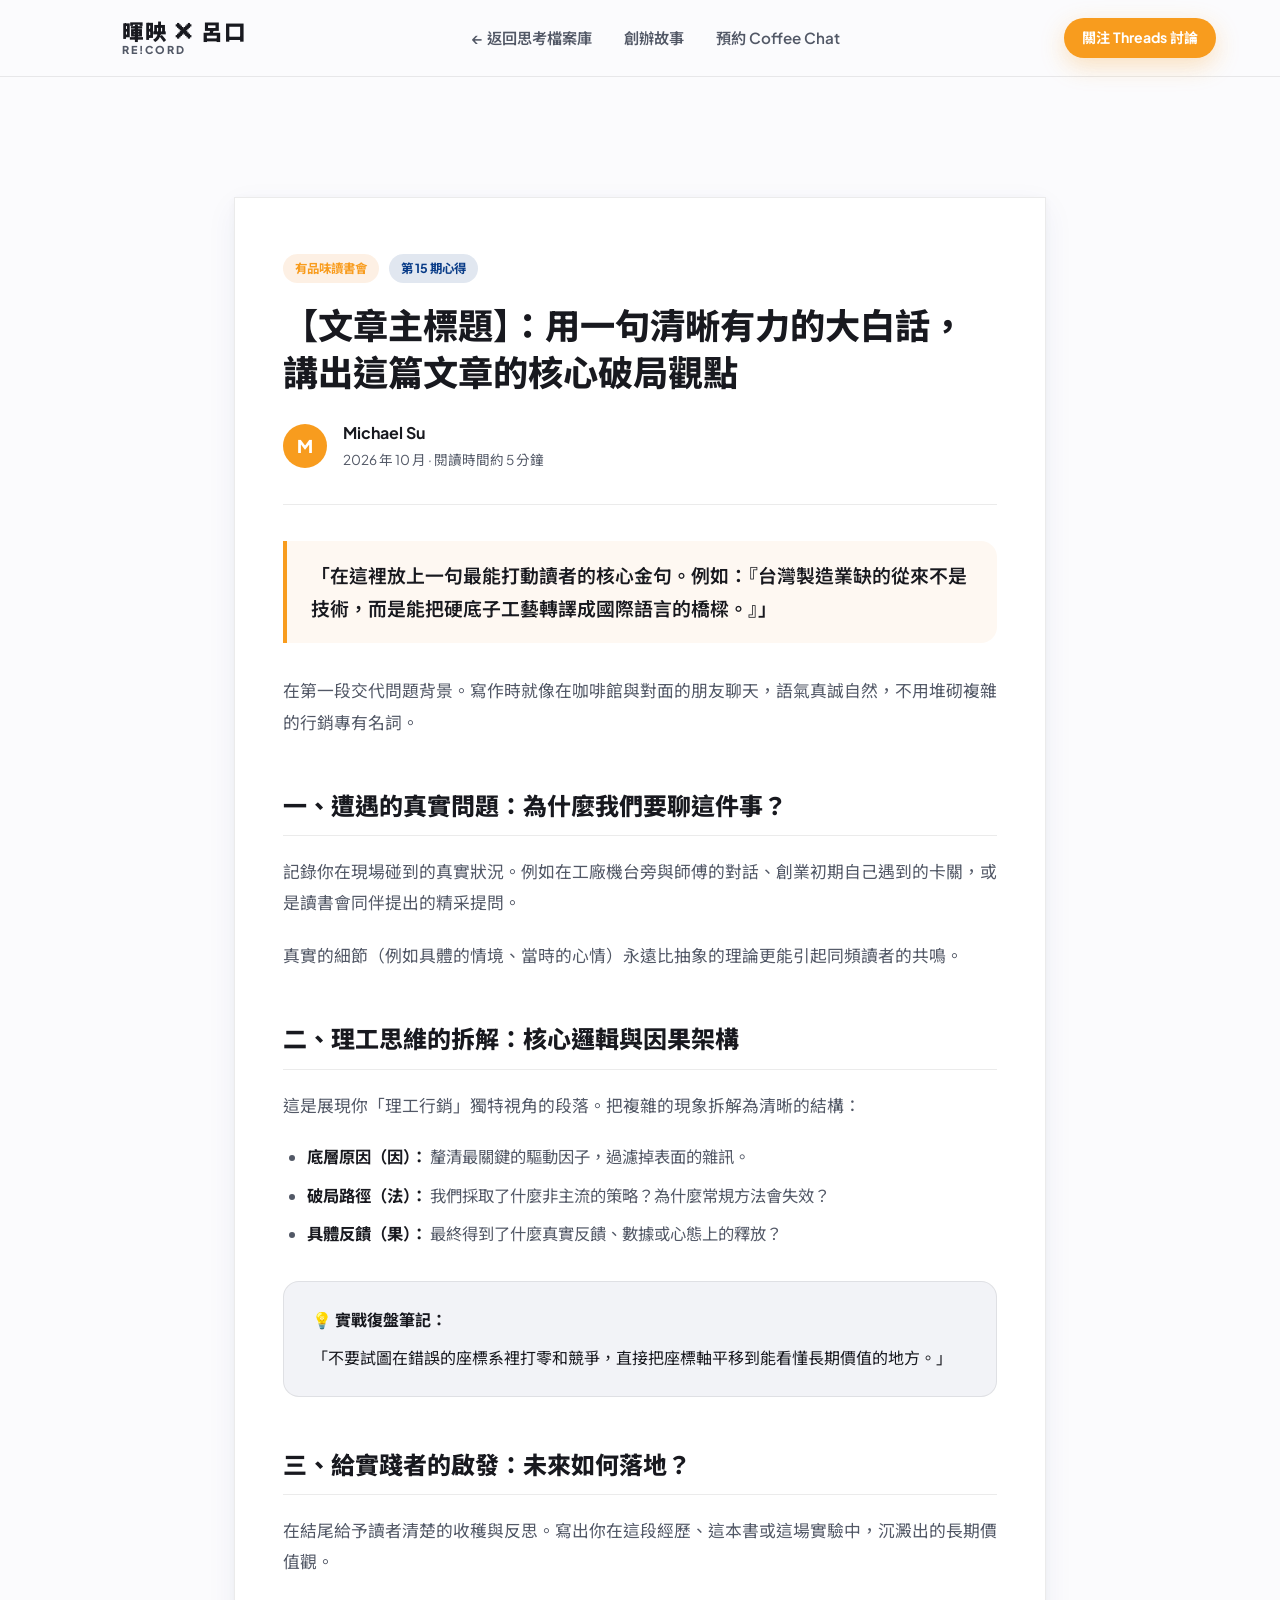
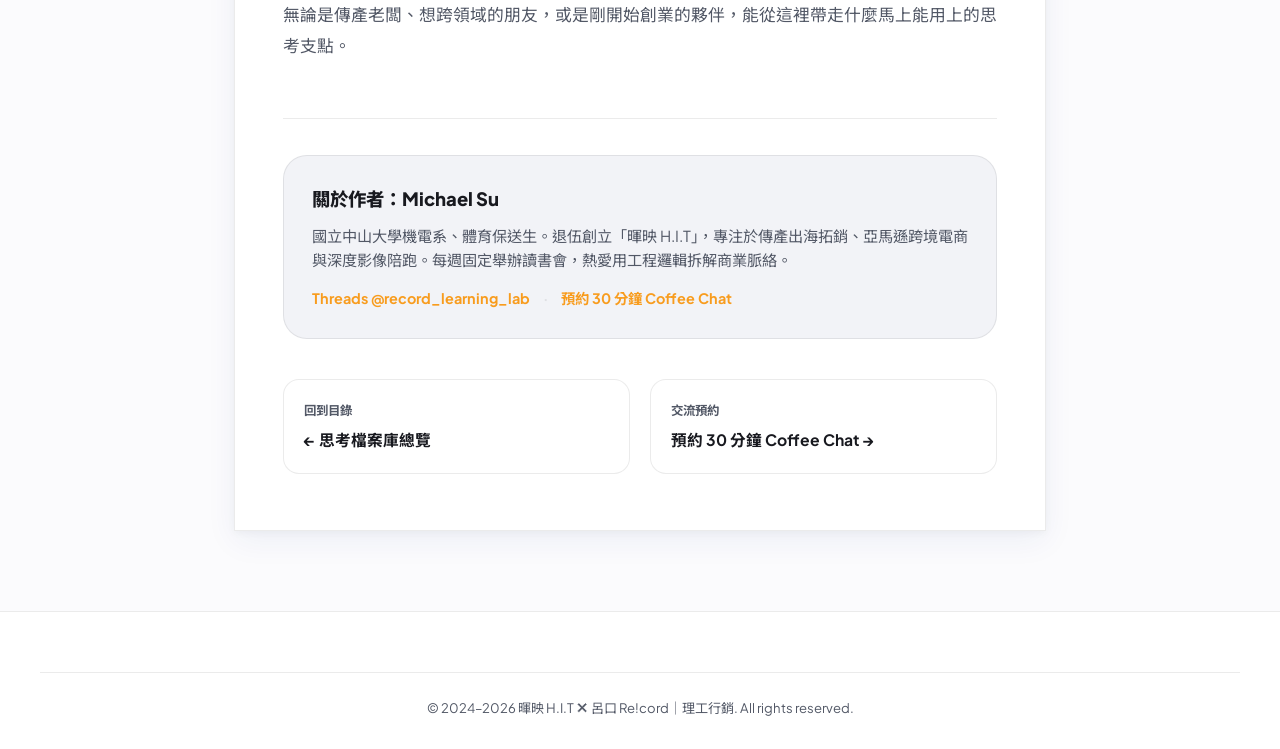
<file: records/article-template.html>
<!DOCTYPE html>
<html lang="zh-TW" data-theme="default">
<head>
  <!-- Google Analytics 分析標籤 -->
  <script async src="https://www.googletagmanager.com/gtag/js?id=G-DYWP7N2YR2"></script>
  <script>
    window.dataLayer = window.dataLayer || [];
    function gtag(){dataLayer.push(arguments);}
    gtag('js', new Date());
    gtag('config', 'G-DYWP7N2YR2');
  </script>

  <meta charset="UTF-8">
  <meta name="viewport" content="width=device-width, initial-scale=1.0">

  <!-- 💡 步驟 1：修改文章 SEO 標題與簡介 (Google 搜尋與社群分享最關鍵) -->
  <title>【文章標題：用一句話講出你的核心觀點】 ｜ 呂口 Re!cord</title>
  <meta name="description" content="【文章摘要：用 60~100 字簡述這篇文章在探討什麼問題、給讀者什麼破局啟發】">
  <meta name="author" content="Michael Su">

  <!-- Open Graph 社群卡片 (發在 Threads / FB / Line 會自動抓取) -->
  <meta property="og:type" content="article">
  <meta property="og:title" content="【文章標題：用一句話講出你的核心觀點】">
  <meta property="og:description" content="【文章摘要：用 60~100 字簡述這篇文章在探討什麼問題】">
  <meta property="og:site_name" content="呂口 Re!cord ✕ 暉映 H.I.T">
  <meta property="article:author" content="Michael Su">

  <!-- Google 結構化資料 (Schema.org BlogPosting，大幅提升 SEO 排名權重) -->
  <script type="application/ld+json">
  {
    "@context": "https://schema.org",
    "@type": "BlogPosting",
    "headline": "【文章標題】",
    "description": "【文章摘要】",
    "author": {
      "@type": "Person",
      "name": "Michael Su",
      "jobTitle": "暉映 H.I.T 負責人 / 理工行銷顧問"
    },
    "publisher": {
      "@type": "Organization",
      "name": "暉映 HUEIIN TURN"
    },
    "inLanguage": "zh-TW"
  }
  </script>

  <!-- 字型與樣式表 (固定引用上層 style.css) -->
  <link rel="preconnect" href="https://fonts.googleapis.com">
  <link rel="preconnect" href="https://fonts.gstatic.com" crossorigin>
  <link href="https://fonts.googleapis.com/css2?family=Noto+Sans+TC:wght@300;400;500;700;900&family=Plus+Jakarta+Sans:wght@400;500;600;700;800;900&display=swap" rel="stylesheet">
  <link rel="stylesheet" href="../style.css?v=20260929_03">
</head>
<body class="article-page">

  <!-- 頂部導覽列 (支援一鍵返回首頁檔案庫) -->
  <header class="navbar" id="navbar">
    <div class="container nav-container">
      <a href="../index.html" class="nav-logo" aria-label="返回首頁">
        <svg class="brand-symbol" viewBox="0 0 339.33 258.83">
          <use href="../index.html#logoDef" />
        </svg>
        <div class="logo-text-group">
          <span class="logo-cn">暉映 ✕ 呂口</span>
          <span class="logo-en">RE!CORD</span>
        </div>
      </a>

      <nav class="nav-menu">
        <a href="../index.html#records" class="nav-link active">← 返回思考檔案庫</a>
        <a href="../index.html#about" class="nav-link">創辦故事</a>
        <a href="../index.html#contact" class="nav-link">預約 Coffee Chat</a>
      </nav>

      <div class="nav-actions">
        <a href="https://www.threads.net/@record_learning_lab" target="_blank" rel="noopener" class="btn btn-primary btn-sm">
          關注 Threads 討論
        </a>
      </div>
    </div>
  </header>

  <!-- 文章主體容器 (專為手機與桌面極致舒適閱讀排版，單欄 860px 內聚) -->
  <main class="article-container">
    <article class="prose-wrapper">

      <!-- 文章標頭區 -->
      <header class="article-header">
        <!-- 分類標籤：可自訂，例如「有品味讀書會」、「傳產出海實戰」、「創業隨錄」、「賽局思維」 -->
        <div class="article-meta-tags">
          <span class="category-badge">有品味讀書會</span>
          <span class="category-badge badge-alt">第 15 期心得</span>
        </div>

        <h1 class="article-main-title">
          【文章主標題】：用一句清晰有力的大白話，講出這篇文章的核心破局觀點
        </h1>

        <div class="author-bar">
          <div class="author-avatar">M</div>
          <div class="author-info">
            <span class="author-name">Michael Su</span>
            <span class="post-date">2026 年 10 月 · 閱讀時間約 5 分鐘</span>
          </div>
        </div>
      </header>

      <!-- 文章正文內容 -->
      <div class="article-content">

        <!-- 💡 核心金句引言（以溫暖亮邊呼應品牌色） -->
        <blockquote class="key-quote">
          「在這裡放上一句最能打動讀者的核心金句。例如：『台灣製造業缺的從來不是技術，而是能把硬底子工藝轉譯成國際語言的橋樑。』」
        </blockquote>

        <!-- 導言段落：帶入情境 -->
        <p class="paragraph-lead">
          在第一段交代問題背景。寫作時就像在咖啡館與對面的朋友聊天，語氣真誠自然，不用堆砌複雜的行銷專有名詞。
        </p>

        <!-- 一、遭遇真實問題 -->
        <h2>一、遭遇的真實問題：為什麼我們要聊這件事？</h2>
        <p>
          記錄你在現場碰到的真實狀況。例如在工廠機台旁與師傅的對話、創業初期自己遇到的卡關，或是讀書會同伴提出的精采提問。
        </p>
        <p>
          真實的細節（例如具體的情境、當時的心情）永遠比抽象的理論更能引起同頻讀者的共鳴。
        </p>

        <!-- 二、理工因果拆解 -->
        <h2>二、理工思維的拆解：核心邏輯與因果架構</h2>
        <p>
          這是展現你「理工行銷」獨特視角的段落。把複雜的現象拆解為清晰的結構：
        </p>

        <ul class="styled-list">
          <li><strong>底層原因（因）：</strong> 釐清最關鍵的驅動因子，過濾掉表面的雜訊。</li>
          <li><strong>破局路徑（法）：</strong> 我們採取了什麼非主流的策略？為什麼常規方法會失效？</li>
          <li><strong>具體反饋（果）：</strong> 最終得到了什麼真實反饋、數據或心態上的釋放？</li>
        </ul>

        <!-- 重點重點框 (強調核心結論) -->
        <div class="highlight-callout">
          <p><strong>💡 實戰復盤筆記：</strong></p>
          <p>「不要試圖在錯誤的座標系裡打零和競爭，直接把座標軸平移到能看懂長期價值的地方。」</p>
        </div>

        <!-- 三、給實踐者的啟發 -->
        <h2>三、給實踐者的啟發：未來如何落地？</h2>
        <p>
          在結尾給予讀者清楚的收穫與反思。寫出你在這段經歷、這本書或這場實驗中，沉澱出的長期價值觀。
        </p>
        <p>
          無論是傳產老闆、想跨領域的朋友，或是剛開始創業的夥伴，能從這裡帶走什麼馬上能用上的思考支點。
        </p>

      </div>

      <!-- 底部作者簡介卡片 (真誠傳遞個人品牌) -->
      <footer class="article-footer-card">
        <div class="footer-card-inner">
          <div class="card-author-bio">
            <h3>關於作者：Michael Su</h3>
            <p>
              國立中山大學機電系、體育保送生。退伍創立「暉映 H.I.T」，專注於傳產出海拓銷、亞馬遜跨境電商與深度影像陪跑。每週固定舉辦讀書會，熱愛用工程邏輯拆解商業脈絡。
            </p>
            <div class="card-author-links">
              <a href="https://www.threads.net/@record_learning_lab" target="_blank" rel="noopener">Threads @record_learning_lab</a>
              <span class="link-sep">·</span>
              <a href="../index.html#contact">預約 30 分鐘 Coffee Chat</a>
            </div>
          </div>
        </div>
      </footer>

      <!-- 底部前後篇導航 (引導繼續閱讀或預約聊聊) -->
      <nav class="post-navigation">
        <a href="../index.html#records" class="nav-prev">
          <span class="nav-sub">回到目錄</span>
          <span class="nav-title">← 思考檔案庫總覽</span>
        </a>
        <a href="../index.html#contact" class="nav-next">
          <span class="nav-sub">交流預約</span>
          <span class="nav-title">預約 30 分鐘 Coffee Chat →</span>
        </a>
      </nav>

    </article>
  </main>

  <!-- 頁腳版權宣告 -->
  <footer class="footer">
    <div class="container footer-bottom">
      <p>© 2024–2026 暉映 H.I.T ✕ 呂口 Re!cord｜理工行銷. All rights reserved.</p>
    </div>
  </footer>

</body>
</html>
</file>
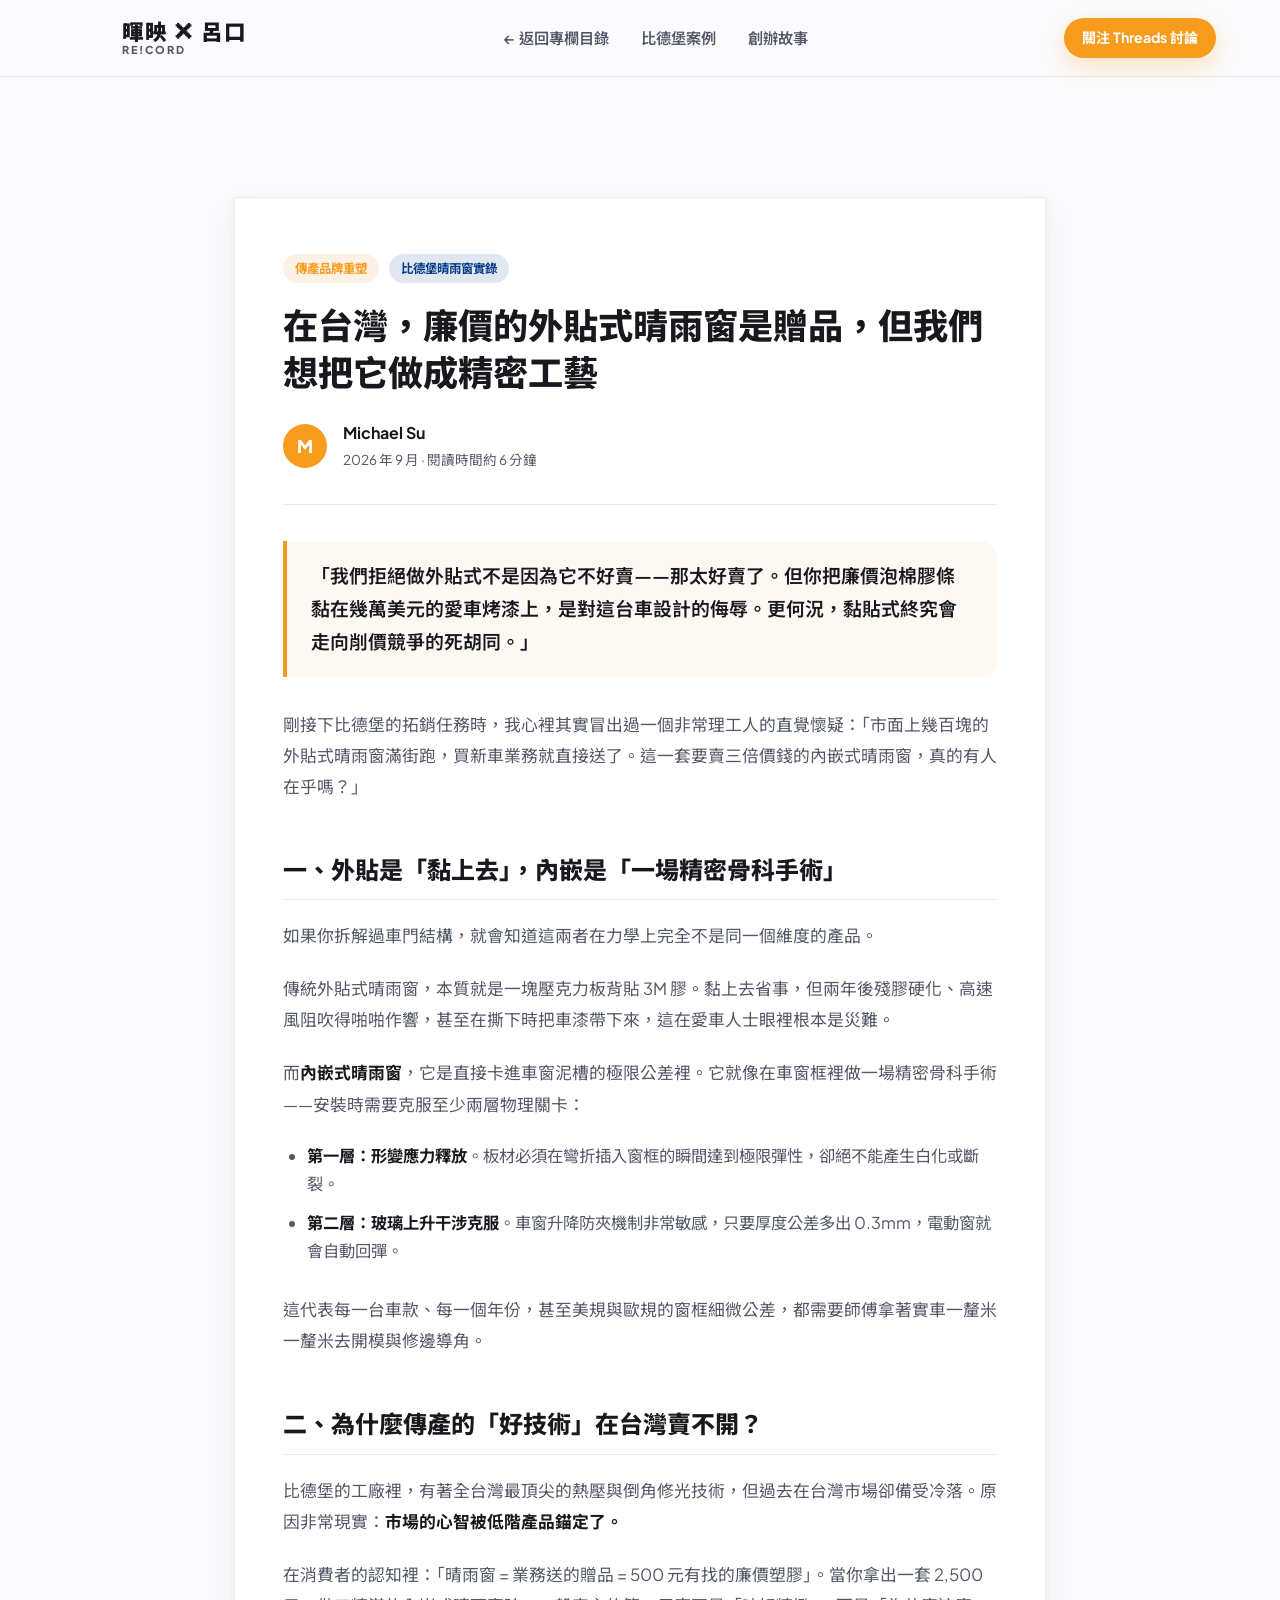
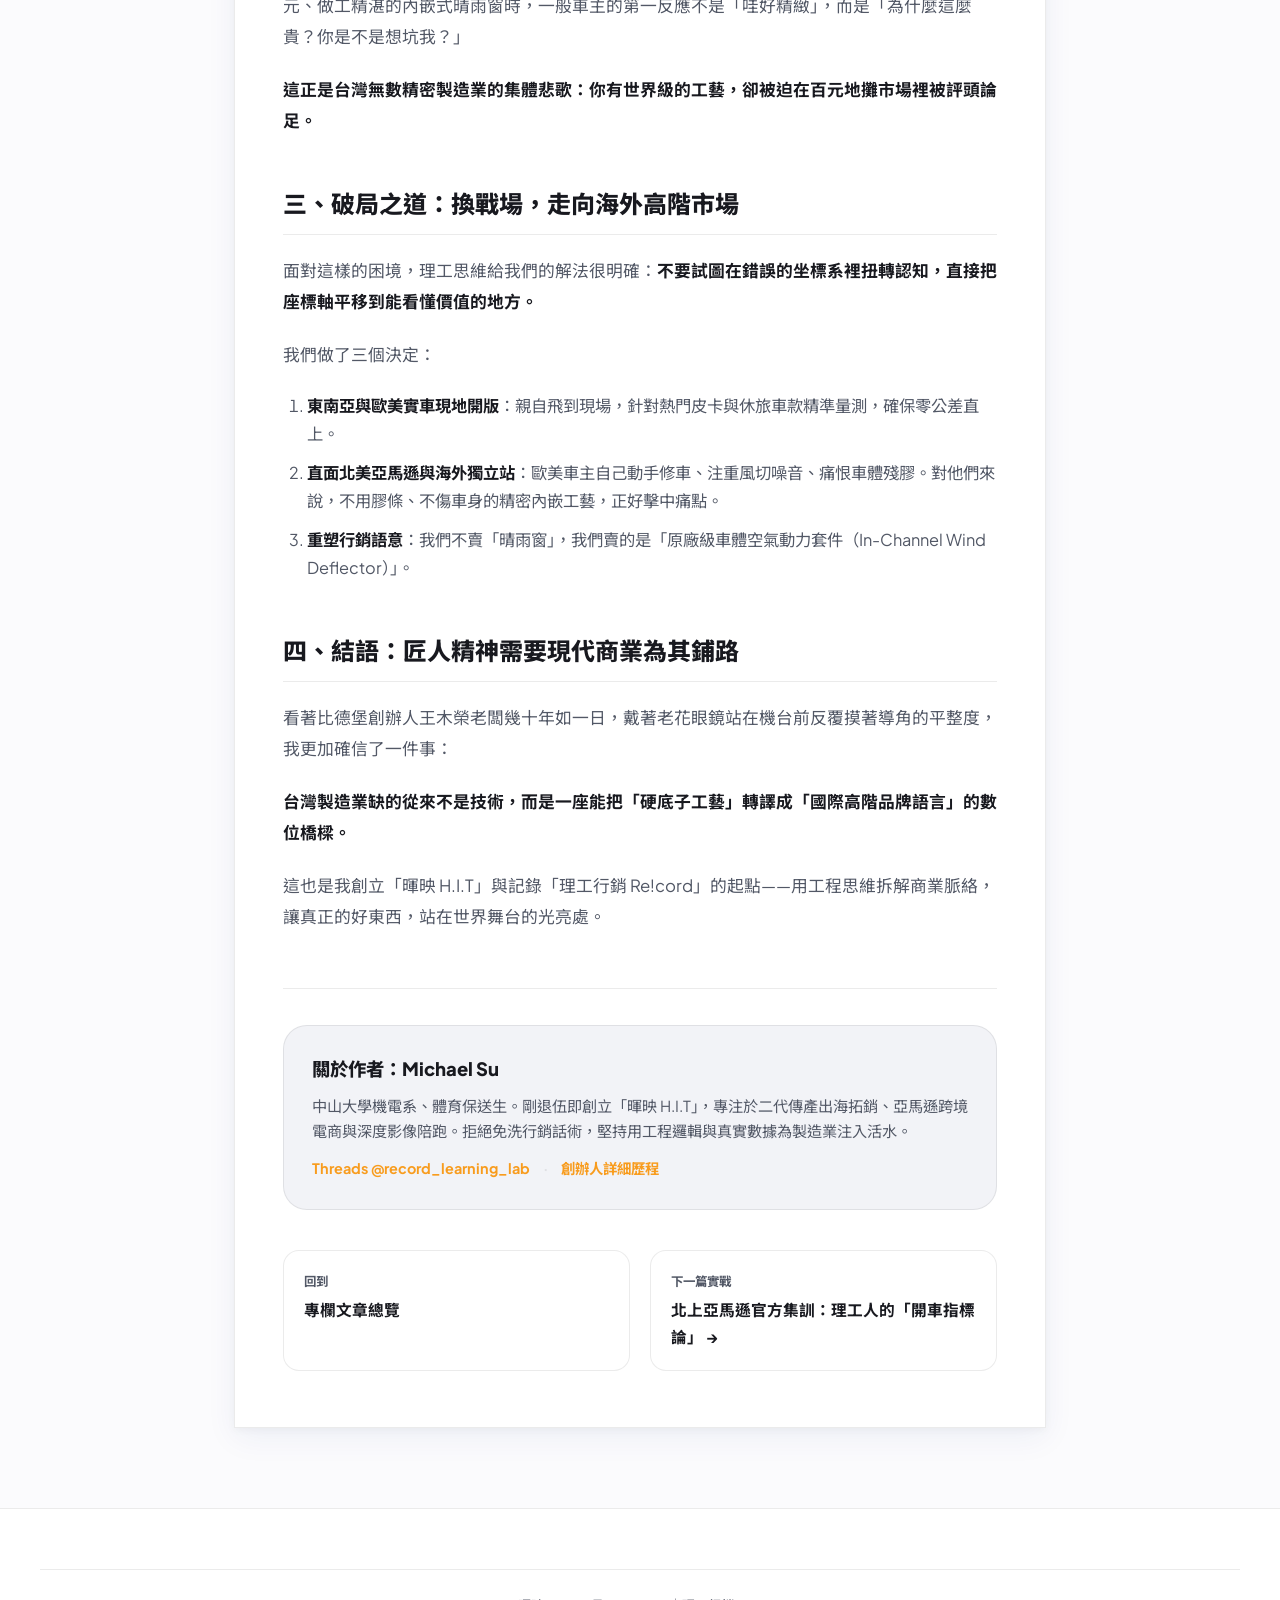
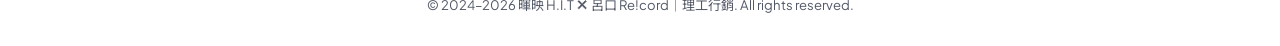
<file: records/car-window-deflector.html>
<!DOCTYPE html>
<html lang="zh-TW" data-theme="default">
<head>
  <!-- Google tag (gtag.js) -->
  <script async src="https://www.googletagmanager.com/gtag/js?id=G-DYWP7N2YR2"></script>
  <script>
    window.dataLayer = window.dataLayer || [];
    function gtag(){dataLayer.push(arguments);}
    gtag('js', new Date());

    gtag('config', 'G-DYWP7N2YR2');
  </script>

  <meta charset="UTF-8">
  <meta name="viewport" content="width=device-width, initial-scale=1.0">
  <title>在台灣，廉價的外貼式晴雨窗是贈品，但我們想把它做成精密工藝 ｜ 呂口 Re!cord</title>
  <meta name="description" content="比德堡內嵌式晴雨窗實戰紀錄：為什麼我們拒絕做削價競爭的外貼式？如何用工程匠人思維與精密骨科手術等級的公差，在歐美市場重塑高溢價品類。">
  <meta name="author" content="Michael Su">
  <link rel="canonical" href="https://michael040448-record.github.io/hueiin-return/records/car-window-deflector.html">
  
  <!-- Open Graph / 社群分享標籤 -->
  <meta property="og:type" content="article">
  <meta property="og:url" content="https://michael040448-record.github.io/hueiin-return/records/car-window-deflector.html">
  <meta property="og:title" content="在台灣，廉價的外貼式晴雨窗是贈品，但我們想把它做成精密工藝">
  <meta property="og:description" content="為什麼我們拒絕做削價競爭的外貼式？如何用工程匠人思維，在歐美市場重塑高溢價品類。">
  <meta property="og:site_name" content="呂口 Re!cord ✕ 暉映 H.I.T">
  <meta property="article:published_time" content="2026-09-20">
  <meta property="article:author" content="Michael Su">
  
  <!-- Google 搜尋結構化資料 (JSON-LD) -->
  <script type="application/ld+json">
  {
    "@context": "https://schema.org",
    "@type": "BlogPosting",
    "headline": "在台灣，廉價的外貼式晴雨窗是贈品，但我們想把它做成精密工藝",
    "description": "比德堡內嵌式晴雨窗實戰紀錄：為什麼我們拒絕做削價競爭的外貼式？如何用工程匠人思維與精密骨科手術等級的公差，在歐美市場重塑高溢價品類。",
    "author": {
      "@type": "Person",
      "name": "Michael Su",
      "jobTitle": "暉映 H.I.T 負責人 / 理工行銷顧問"
    },
    "publisher": {
      "@type": "Organization",
      "name": "暉映 HUEIIN TURN"
    },
    "datePublished": "2026-09-20",
    "inLanguage": "zh-TW"
  }
  </script>

  <link rel="preconnect" href="https://fonts.googleapis.com">
  <link rel="preconnect" href="https://fonts.gstatic.com" crossorigin>
  <link href="https://fonts.googleapis.com/css2?family=Noto+Sans+TC:wght@300;400;500;700;900&family=Plus+Jakarta+Sans:wght@400;500;600;700;800;900&display=swap" rel="stylesheet">
  <link rel="stylesheet" href="../style.css?v=20260929_03">
</head>
<body class="article-page">

  <!-- 頂部導覽列 -->
  <header class="navbar" id="navbar">
    <div class="container nav-container">
      <a href="../index.html" class="nav-logo" aria-label="返回首頁">
        <svg class="brand-symbol" viewBox="0 0 339.33 258.83">
          <use href="../index.html#logoDef" />
        </svg>
        <div class="logo-text-group">
          <span class="logo-cn">暉映 ✕ 呂口</span>
          <span class="logo-en">RE!CORD</span>
        </div>
      </a>

      <nav class="nav-menu">
        <a href="../index.html#records" class="nav-link active">← 返回專欄目錄</a>
        <a href="../index.html#casestudy" class="nav-link">比德堡案例</a>
        <a href="../index.html#about" class="nav-link">創辦故事</a>
      </nav>

      <div class="nav-actions">
        <a href="https://www.threads.com/@record_learning_lab" target="_blank" rel="noopener" class="btn btn-primary btn-sm">
          關注 Threads 討論
        </a>
      </div>
    </div>
  </header>

  <main class="article-container">
    <article class="prose-wrapper">
      <!-- 文章前言區 -->
      <header class="article-header">
        <div class="article-meta-tags">
          <span class="category-badge">傳產品牌重塑</span>
          <span class="category-badge badge-alt">比德堡晴雨窗實錄</span>
        </div>
        <h1 class="article-main-title">
          在台灣，廉價的外貼式晴雨窗是贈品，但我們想把它做成精密工藝
        </h1>
        <div class="author-bar">
          <div class="author-avatar">M</div>
          <div class="author-info">
            <span class="author-name">Michael Su</span>
            <span class="post-date">2026 年 9 月 · 閱讀時間約 6 分鐘</span>
          </div>
        </div>
      </header>

      <!-- 文章正文 -->
      <div class="article-content">
        <blockquote class="key-quote">
          「我們拒絕做外貼式不是因為它不好賣——那太好賣了。但你把廉價泡棉膠條黏在幾萬美元的愛車烤漆上，是對這台車設計的侮辱。更何況，黏貼式終究會走向削價競爭的死胡同。」
        </blockquote>

        <p class="paragraph-lead">
          剛接下比德堡的拓銷任務時，我心裡其實冒出過一個非常理工人的直覺懷疑：「市面上幾百塊的外貼式晴雨窗滿街跑，買新車業務就直接送了。這一套要賣三倍價錢的內嵌式晴雨窗，真的有人在乎嗎？」
        </p>

        <h2>一、外貼是「黏上去」，內嵌是「一場精密骨科手術」</h2>
        <p>
          如果你拆解過車門結構，就會知道這兩者在力學上完全不是同一個維度的產品。
        </p>
        <p>
          傳統外貼式晴雨窗，本質就是一塊壓克力板背貼 3M 膠。黏上去省事，但兩年後殘膠硬化、高速風阻吹得啪啪作響，甚至在撕下時把車漆帶下來，這在愛車人士眼裡根本是災難。
        </p>
        <p>
          而<strong>內嵌式晴雨窗</strong>，它是直接卡進車窗泥槽的極限公差裡。它就像在車窗框裡做一場精密骨科手術——安裝時需要克服至少兩層物理關卡：
        </p>
        <ul class="styled-list">
          <li><strong>第一層：形變應力釋放</strong>。板材必須在彎折插入窗框的瞬間達到極限彈性，卻絕不能產生白化或斷裂。</li>
          <li><strong>第二層：玻璃上升干涉克服</strong>。車窗升降防夾機制非常敏感，只要厚度公差多出 0.3mm，電動窗就會自動回彈。</li>
        </ul>
        <p>
          這代表每一台車款、每一個年份，甚至美規與歐規的窗框細微公差，都需要師傅拿著實車一釐米一釐米去開模與修邊導角。
        </p>

        <h2>二、為什麼傳產的「好技術」在台灣賣不開？</h2>
        <p>
          比德堡的工廠裡，有著全台灣最頂尖的熱壓與倒角修光技術，但過去在台灣市場卻備受冷落。原因非常現實：<strong>市場的心智被低階產品錨定了。</strong>
        </p>
        <p>
          在消費者的認知裡：「晴雨窗 = 業務送的贈品 = 500 元有找的廉價塑膠」。當你拿出一套 2,500 元、做工精湛的內嵌式晴雨窗時，一般車主的第一反應不是「哇好精緻」，而是「為什麼這麼貴？你是不是想坑我？」
        </p>
        <p>
          <strong>這正是台灣無數精密製造業的集體悲歌：你有世界級的工藝，卻被迫在百元地攤市場裡被評頭論足。</strong>
        </p>

        <h2>三、破局之道：換戰場，走向海外高階市場</h2>
        <p>
          面對這樣的困境，理工思維給我們的解法很明確：<strong>不要試圖在錯誤的坐標系裡扭轉認知，直接把座標軸平移到能看懂價值的地方。</strong>
        </p>
        <p>
          我們做了三個決定：
        </p>
        <ol class="styled-numbered-list">
          <li><strong>東南亞與歐美實車現地開版</strong>：親自飛到現場，針對熱門皮卡與休旅車款精準量測，確保零公差直上。</li>
          <li><strong>直面北美亞馬遜與海外獨立站</strong>：歐美車主自己動手修車、注重風切噪音、痛恨車體殘膠。對他們來說，不用膠條、不傷車身的精密內嵌工藝，正好擊中痛點。</li>
          <li><strong>重塑行銷語意</strong>：我們不賣「晴雨窗」，我們賣的是「原廠級車體空氣動力套件（In-Channel Wind Deflector）」。</li>
        </ol>

        <h2>四、結語：匠人精神需要現代商業為其鋪路</h2>
        <p>
          看著比德堡創辦人王木榮老闆幾十年如一日，戴著老花眼鏡站在機台前反覆摸著導角的平整度，我更加確信了一件事：
        </p>
        <p>
          <strong>台灣製造業缺的從來不是技術，而是一座能把「硬底子工藝」轉譯成「國際高階品牌語言」的數位橋樑。</strong>
        </p>
        <p>
          這也是我創立「暉映 H.I.T」與記錄「理工行銷 Re!cord」的起點——用工程思維拆解商業脈絡，讓真正的好東西，站在世界舞台的光亮處。
        </p>
      </div>

      <!-- 文章底部作者簡介卡片 -->
      <footer class="article-footer-card">
        <div class="footer-card-inner">
          <div class="card-author-bio">
            <h3>關於作者：Michael Su</h3>
            <p>
              中山大學機電系、體育保送生。剛退伍即創立「暉映 H.I.T」，專注於二代傳產出海拓銷、亞馬遜跨境電商與深度影像陪跑。拒絕免洗行銷話術，堅持用工程邏輯與真實數據為製造業注入活水。
            </p>
            <div class="card-author-links">
              <a href="https://www.threads.com/@record_learning_lab" target="_blank" rel="noopener">Threads @record_learning_lab</a>
              <span class="link-sep">·</span>
              <a href="../index.html#about">創辦人詳細歷程</a>
            </div>
          </div>
        </div>
      </footer>

      <!-- 上下篇導航 -->
      <nav class="post-navigation">
        <a href="../index.html#records" class="nav-prev">
          <span class="nav-sub">回到</span>
          <span class="nav-title">專欄文章總覽</span>
        </a>
        <a href="amazon-algorithm-log.html" class="nav-next">
          <span class="nav-sub">下一篇實戰</span>
          <span class="nav-title">北上亞馬遜官方集訓：理工人的「開車指標論」 →</span>
        </a>
      </nav>
    </article>
  </main>

  <footer class="footer">
    <div class="container footer-bottom">
      <p>© 2024–2026 暉映 H.I.T ✕ 呂口 Re!cord｜理工行銷. All rights reserved.</p>
    </div>
  </footer>

</body>
</html>
</file>
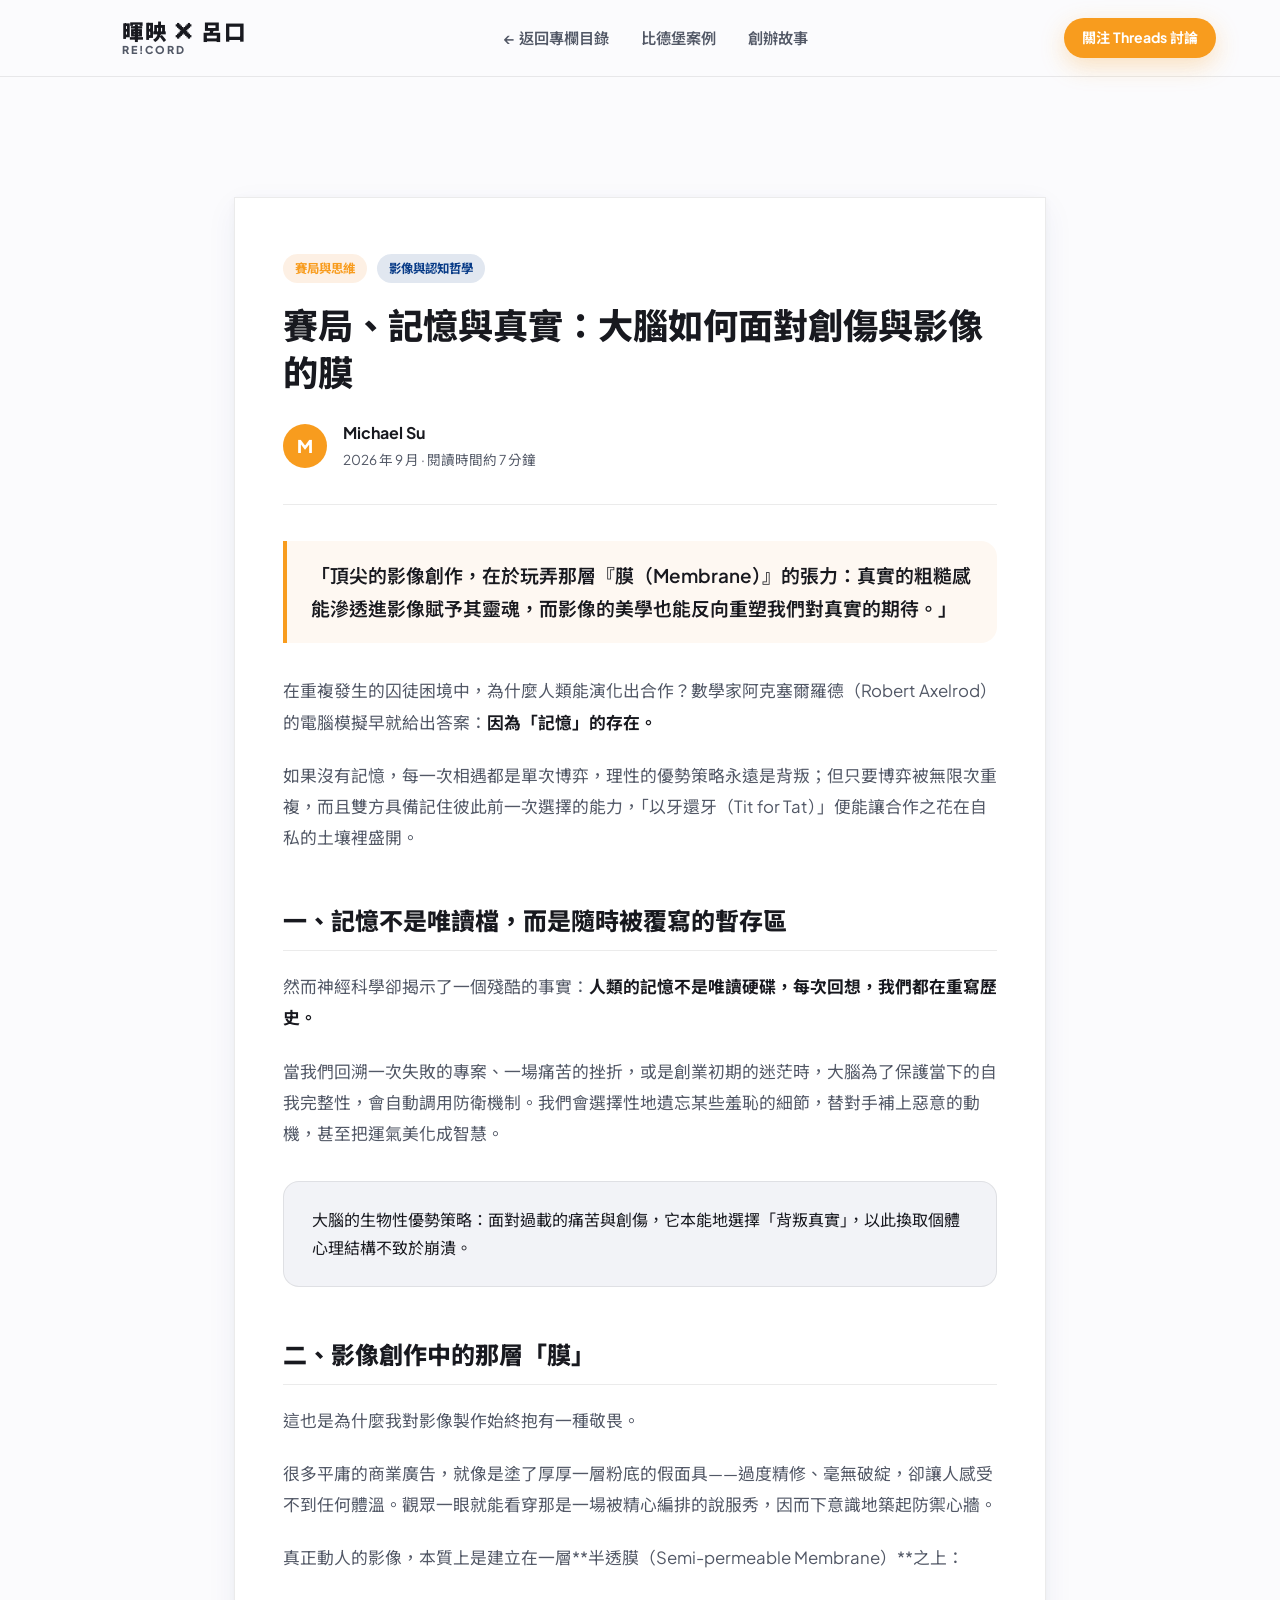
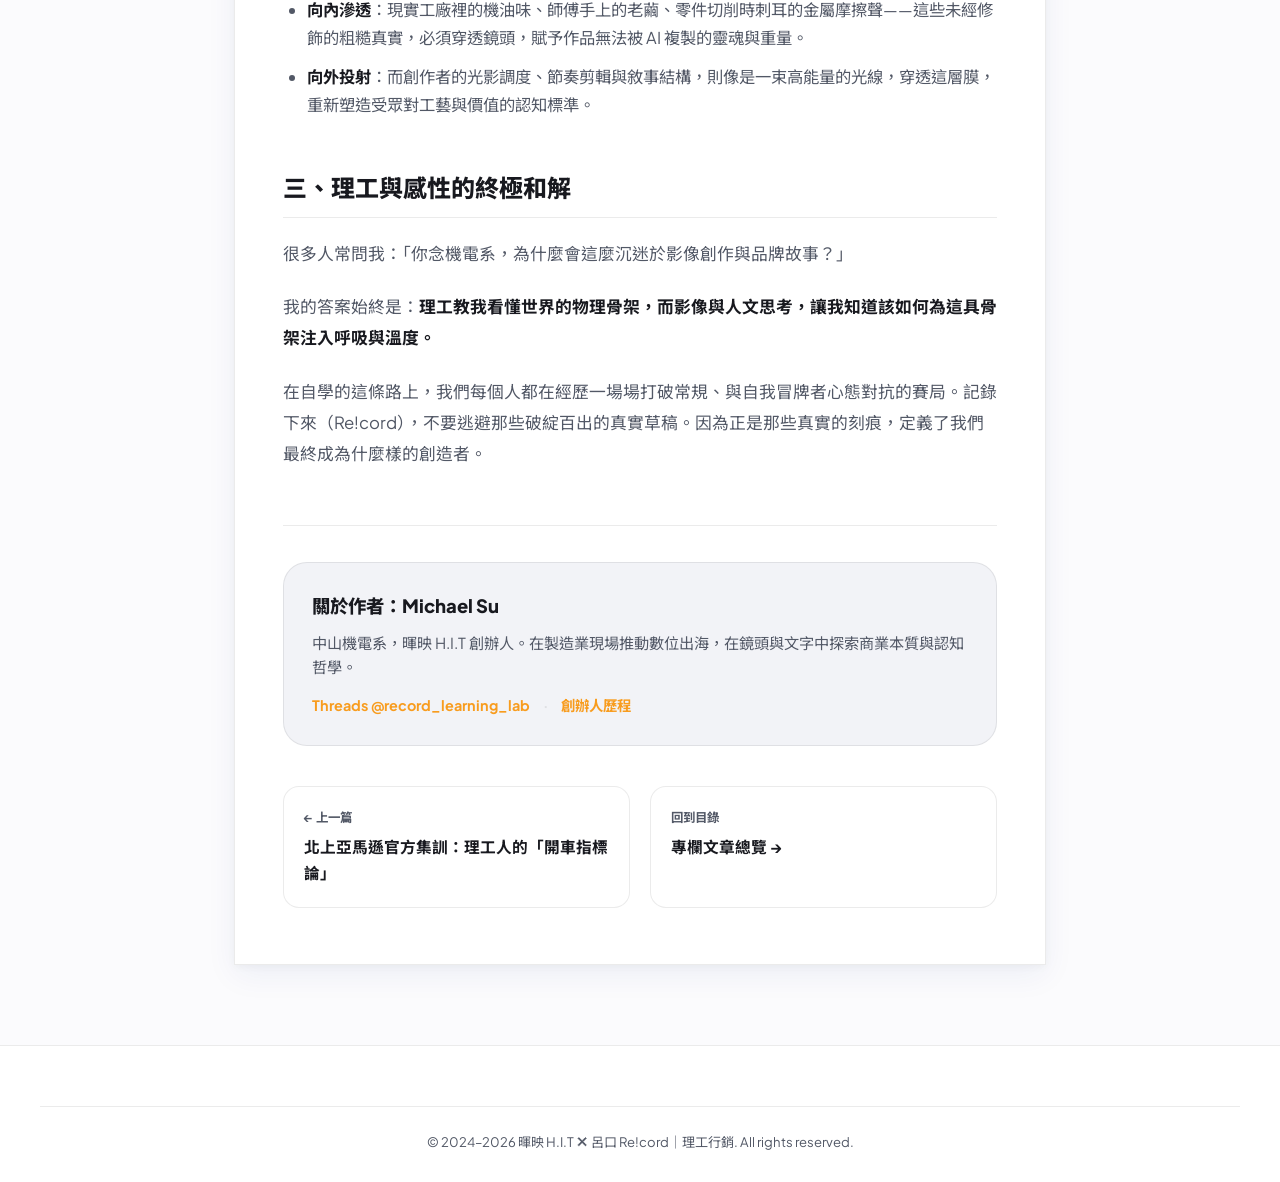
<file: records/game-theory-memory.html>
<!DOCTYPE html>
<html lang="zh-TW" data-theme="default">
<head>
  <!-- Google tag (gtag.js) -->
  <script async src="https://www.googletagmanager.com/gtag/js?id=G-DYWP7N2YR2"></script>
  <script>
    window.dataLayer = window.dataLayer || [];
    function gtag(){dataLayer.push(arguments);}
    gtag('js', new Date());

    gtag('config', 'G-DYWP7N2YR2');
  </script>

  <meta charset="UTF-8">
  <meta name="viewport" content="width=device-width, initial-scale=1.0">
  <title>賽局、記憶與真實：大腦如何面對創傷與影像的膜 ｜ 呂口 Re!cord</title>
  <meta name="description" content="探討重複賽局中的信任演化、大腦重寫記憶的防衛機制，以及頂尖影像創作如何透過『膜』的張力，在殘酷真實與美學敘事間游移。">
  <meta name="author" content="Michael Su">
  <link rel="canonical" href="https://michael040448-record.github.io/hueiin-return/records/game-theory-memory.html">
  
  <meta property="og:type" content="article">
  <meta property="og:url" content="https://michael040448-record.github.io/hueiin-return/records/game-theory-memory.html">
  <meta property="og:title" content="賽局、記憶與真實：大腦如何面對創傷與影像的膜">
  <meta property="og:description" content="在重複發生的賽局中，記憶是打破雙輸困境的唯一解藥。頂尖影像創作如何玩弄那層『膜』的張力？">
  <meta property="og:site_name" content="呂口 Re!cord ✕ 暉映 H.I.T">
  <meta property="article:published_time" content="2026-09-24">
  <meta property="article:author" content="Michael Su">
  
  <script type="application/ld+json">
  {
    "@context": "https://schema.org",
    "@type": "BlogPosting",
    "headline": "賽局、記憶與真實：大腦如何面對創傷與影像的膜",
    "description": "探討重複賽局中的信任演化、大腦重寫記憶的防衛機制，以及頂尖影像創作如何透過『膜』的張力，在殘酷真實與美學敘事間游移。",
    "author": {
      "@type": "Person",
      "name": "Michael Su",
      "jobTitle": "暉映 H.I.T 負責人 / 理工行銷顧問"
    },
    "publisher": {
      "@type": "Organization",
      "name": "暉映 HUEIIN TURN"
    },
    "datePublished": "2026-09-24",
    "inLanguage": "zh-TW"
  }
  </script>

  <link rel="preconnect" href="https://fonts.googleapis.com">
  <link rel="preconnect" href="https://fonts.gstatic.com" crossorigin>
  <link href="https://fonts.googleapis.com/css2?family=Noto+Sans+TC:wght@300;400;500;700;900&family=Plus+Jakarta+Sans:wght@400;500;600;700;800;900&display=swap" rel="stylesheet">
  <link rel="stylesheet" href="../style.css?v=20260929_03">
</head>
<body class="article-page">

  <header class="navbar" id="navbar">
    <div class="container nav-container">
      <a href="../index.html" class="nav-logo" aria-label="返回首頁">
        <svg class="brand-symbol" viewBox="0 0 339.33 258.83">
          <use href="../index.html#logoDef" />
        </svg>
        <div class="logo-text-group">
          <span class="logo-cn">暉映 ✕ 呂口</span>
          <span class="logo-en">RE!CORD</span>
        </div>
      </a>

      <nav class="nav-menu">
        <a href="../index.html#records" class="nav-link active">← 返回專欄目錄</a>
        <a href="../index.html#casestudy" class="nav-link">比德堡案例</a>
        <a href="../index.html#about" class="nav-link">創辦故事</a>
      </nav>

      <div class="nav-actions">
        <a href="https://www.threads.com/@record_learning_lab" target="_blank" rel="noopener" class="btn btn-primary btn-sm">
          關注 Threads 討論
        </a>
      </div>
    </div>
  </header>

  <main class="article-container">
    <article class="prose-wrapper">
      <header class="article-header">
        <div class="article-meta-tags">
          <span class="category-badge">賽局與思維</span>
          <span class="category-badge badge-alt">影像與認知哲學</span>
        </div>
        <h1 class="article-main-title">
          賽局、記憶與真實：大腦如何面對創傷與影像的膜
        </h1>
        <div class="author-bar">
          <div class="author-avatar">M</div>
          <div class="author-info">
            <span class="author-name">Michael Su</span>
            <span class="post-date">2026 年 9 月 · 閱讀時間約 7 分鐘</span>
          </div>
        </div>
      </header>

      <div class="article-content">
        <blockquote class="key-quote">
          「頂尖的影像創作，在於玩弄那層『膜（Membrane）』的張力：真實的粗糙感能滲透進影像賦予其靈魂，而影像的美學也能反向重塑我們對真實的期待。」
        </blockquote>

        <p class="paragraph-lead">
          在重複發生的囚徒困境中，為什麼人類能演化出合作？數學家阿克塞爾羅德（Robert Axelrod）的電腦模擬早就給出答案：<strong>因為「記憶」的存在。</strong>
        </p>
        <p>
          如果沒有記憶，每一次相遇都是單次博弈，理性的優勢策略永遠是背叛；但只要博弈被無限次重複，而且雙方具備記住彼此前一次選擇的能力，「以牙還牙（Tit for Tat）」便能讓合作之花在自私的土壤裡盛開。
        </p>

        <h2>一、記憶不是唯讀檔，而是隨時被覆寫的暫存區</h2>
        <p>
          然而神經科學卻揭示了一個殘酷的事實：<strong>人類的記憶不是唯讀硬碟，每次回想，我們都在重寫歷史。</strong>
        </p>
        <p>
          當我們回溯一次失敗的專案、一場痛苦的挫折，或是創業初期的迷茫時，大腦為了保護當下的自我完整性，會自動調用防衛機制。我們會選擇性地遺忘某些羞恥的細節，替對手補上惡意的動機，甚至把運氣美化成智慧。
        </p>
        <div class="highlight-callout">
          <p>
            大腦的生物性優勢策略：面對過載的痛苦與創傷，它本能地選擇「背叛真實」，以此換取個體心理結構不致於崩潰。
          </p>
        </div>

        <h2>二、影像創作中的那層「膜」</h2>
        <p>
          這也是為什麼我對影像製作始終抱有一種敬畏。
        </p>
        <p>
          很多平庸的商業廣告，就像是塗了厚厚一層粉底的假面具——過度精修、毫無破綻，卻讓人感受不到任何體溫。觀眾一眼就能看穿那是一場被精心編排的說服秀，因而下意識地築起防禦心牆。
        </p>
        <p>
          真正動人的影像，本質上是建立在一層**半透膜（Semi-permeable Membrane）**之上：
        </p>
        <ul class="styled-list">
          <li><strong>向內滲透</strong>：現實工廠裡的機油味、師傅手上的老繭、零件切削時刺耳的金屬摩擦聲——這些未經修飾的粗糙真實，必須穿透鏡頭，賦予作品無法被 AI 複製的靈魂與重量。</li>
          <li><strong>向外投射</strong>：而創作者的光影調度、節奏剪輯與敘事結構，則像是一束高能量的光線，穿透這層膜，重新塑造受眾對工藝與價值的認知標準。</li>
        </ul>

        <h2>三、理工與感性的終極和解</h2>
        <p>
          很多人常問我：「你念機電系，為什麼會這麼沉迷於影像創作與品牌故事？」
        </p>
        <p>
          我的答案始終是：<strong>理工教我看懂世界的物理骨架，而影像與人文思考，讓我知道該如何為這具骨架注入呼吸與溫度。</strong>
        </p>
        <p>
          在自學的這條路上，我們每個人都在經歷一場場打破常規、與自我冒牌者心態對抗的賽局。記錄下來（Re!cord），不要逃避那些破綻百出的真實草稿。因為正是那些真實的刻痕，定義了我們最終成為什麼樣的創造者。
        </p>
      </div>

      <footer class="article-footer-card">
        <div class="footer-card-inner">
          <div class="card-author-bio">
            <h3>關於作者：Michael Su</h3>
            <p>
              中山機電系，暉映 H.I.T 創辦人。在製造業現場推動數位出海，在鏡頭與文字中探索商業本質與認知哲學。
            </p>
            <div class="card-author-links">
              <a href="https://www.threads.com/@record_learning_lab" target="_blank" rel="noopener">Threads @record_learning_lab</a>
              <span class="link-sep">·</span>
              <a href="../index.html#about">創辦人歷程</a>
            </div>
          </div>
        </div>
      </footer>

      <nav class="post-navigation">
        <a href="amazon-algorithm-log.html" class="nav-prev">
          <span class="nav-sub">← 上一篇</span>
          <span class="nav-title">北上亞馬遜官方集訓：理工人的「開車指標論」</span>
        </a>
        <a href="../index.html#records" class="nav-next">
          <span class="nav-sub">回到目錄</span>
          <span class="nav-title">專欄文章總覽 →</span>
        </a>
      </nav>
    </article>
  </main>

  <footer class="footer">
    <div class="container footer-bottom">
      <p>© 2024–2026 暉映 H.I.T ✕ 呂口 Re!cord｜理工行銷. All rights reserved.</p>
    </div>
  </footer>

</body>
</html>
</file>
<file: style.css>
/* ==========================================================================
   暉映 HUEIIN TURN ｜ CIS 品牌視覺識別系統 樣式表
   設計主色調：#ec8726 (曙光橘) | #083b87 (深思藍) | #e5e5e5 (共創灰)
   ZLAB 輔助色：#2b2b2b (深灰) | #6600ff (亮紫) | #21c110 (共創綠)
   ========================================================================== */

/* --------------------------------------------------------------------------
   1. 設計規範變數 (Design Tokens & Theming)
   -------------------------------------------------------------------------- */
:root {
  /* 品牌核心色彩 (CIS Primary Colors) - 偏黃橘色溫暖陽光調 */
  --c-orange: #f89c1e; /* 活力偏黃橘色 (晨曦橘黃) */
  --c-orange-warm: #f7941d;
  --c-orange-deep: #d97706; /* 偏深琥珀黃橘，用於文字及高辨識度小標籤 */
  --c-blue: #083b87;
  --c-light-gray: #e5e5e5;
  --c-white: #ffffff;

  /* 實驗室輔助色 (ZLAB Colors) */
  --c-dark-gray: #2b2b2b;
  --c-purple: #6600ff;
  --c-green: #21c110;

  /* 日常預設模式 (Light Studio Mode) 語義變數 */
  --bg-primary: #fbfbfd;
  --bg-surface: #ffffff;
  --bg-subtle: #f2f3f7;
  --bg-card: #ffffff;
  --border-subtle: rgba(0, 0, 0, 0.08);
  --border-strong: rgba(0, 0, 0, 0.16);

  --text-main: #18191f;
  --text-muted: #525866;
  --text-inverse: #ffffff;

  --accent-primary: var(--c-orange);
  --accent-secondary: var(--c-blue);
  --accent-glow: rgba(248, 156, 30, 0.28);
  --mascot-color: #f89c1e; /* 靈動吉祥物本體偏黃橘色 */
  --mascot-pupil: #d46f1d; /* 吉祥物瞳孔琥珀橘 */

  --nav-bg: rgba(251, 251, 253, 0.85);
  --card-shadow: 0 10px 30px rgba(8, 59, 135, 0.06), 0 2px 8px rgba(0, 0, 0, 0.04);
  --card-hover-shadow: 0 20px 40px rgba(248, 156, 30, 0.16), 0 8px 16px rgba(0, 0, 0, 0.06);

  /* 字體系統：幾何現代英數 Plus Jakarta Sans + 繁體中文全字重階層 Noto Sans TC (300/400/500/700/900) */
  --font-heading: "Plus Jakarta Sans", "Noto Sans TC", "PingFang TC", "Microsoft JhengHei", -apple-system, sans-serif;
  --font-body: "Plus Jakarta Sans", "Noto Sans TC", "PingFang TC", "Microsoft JhengHei", -apple-system, BlinkMacSystemFont, "Segoe UI", Roboto, sans-serif;

  --radius-sm: 8px;
  --radius-md: 16px;
  --radius-lg: 24px;
  --radius-pill: 9999px;

  --transition-fast: 0.2s ease;
  --transition-normal: 0.35s cubic-bezier(0.16, 1, 0.3, 1);
}

/* ZLAB 實驗室深色霓虹模式 (Laboratory Dark Neon Mode) */
[data-theme="zlab"] {
  --bg-primary: #15161b;
  --bg-surface: #1e2029;
  --bg-subtle: #252834;
  --bg-card: #202330;
  --border-subtle: rgba(255, 255, 255, 0.1);
  --border-strong: rgba(255, 255, 255, 0.2);

  --text-main: #f5f6fa;
  --text-muted: #9fa6bc;
  --text-inverse: #15161b;

  --accent-primary: var(--c-purple);
  --accent-secondary: var(--c-green);
  --accent-glow: rgba(102, 0, 255, 0.35);
  --mascot-color: var(--c-purple);
  --mascot-pupil: #4832a5;

  --nav-bg: rgba(21, 22, 27, 0.88);
  --card-shadow: 0 12px 35px rgba(0, 0, 0, 0.45);
  --card-hover-shadow: 0 20px 45px rgba(102, 0, 255, 0.25), 0 0 25px rgba(33, 193, 16, 0.2);
}

/* --------------------------------------------------------------------------
   2. 全域基礎與重置 (Reset & Base)
   -------------------------------------------------------------------------- */
* {
  margin: 0;
  padding: 0;
  box-sizing: border-box;
}

html {
  scroll-behavior: smooth;
  font-size: 16px;
  overflow-x: hidden;
  width: 100%;
}

body {
  font-family: var(--font-body);
  background-color: var(--bg-primary);
  color: var(--text-main);
  line-height: 1.65;
  transition: background-color var(--transition-normal), color var(--transition-normal);
  overflow-x: hidden;
  position: relative;
}

.container {
  width: 100%;
  max-width: 1200px;
  margin: 0 auto;
  padding: 0 24px;
}

a {
  text-decoration: none;
  color: inherit;
  transition: var(--transition-fast);
}

img, svg {
  display: block;
  max-width: 100%;
}

/* 錨點跳轉位移修正 (避免被 Sticky Navbar 遮蔽標題) */
section[id],
.section[id],
#about,
#services,
#casestudy,
#records,
#contact {
  scroll-margin-top: 96px;
}

/* --------------------------------------------------------------------------
   3. 頂部導覽列 (Navbar)
   -------------------------------------------------------------------------- */
.navbar {
  position: sticky;
  top: 0;
  z-index: 100;
  background-color: var(--nav-bg);
  backdrop-filter: blur(16px);
  -webkit-backdrop-filter: blur(16px);
  border-bottom: 1px solid var(--border-subtle);
  transition: background-color var(--transition-normal), border-color var(--transition-normal);
}

.nav-container {
  display: flex;
  align-items: center;
  justify-content: space-between;
  height: 76px;
}

.nav-logo {
  display: flex;
  align-items: center;
  gap: 14px;
  color: var(--text-main);
}

.brand-symbol {
  width: 44px;
  height: 36px;
  color: var(--accent-primary);
  transition: transform var(--transition-normal), color var(--transition-normal);
}

.nav-logo:hover .brand-symbol {
  transform: rotate(-8deg) scale(1.08);
}

.logo-text-group {
  display: flex;
  flex-direction: column;
  line-height: 1.1;
}

.logo-cn {
  font-family: var(--font-heading);
  font-size: 1.35rem;
  font-weight: 900;
  letter-spacing: 0.05em;
  color: var(--text-main);
}

.logo-en {
  font-size: 0.68rem;
  font-weight: 800;
  letter-spacing: 0.18em;
  color: var(--text-muted);
}

.nav-menu {
  display: flex;
  align-items: center;
  gap: 32px;
}

.nav-link {
  font-size: 0.95rem;
  font-weight: 600;
  color: var(--text-muted);
  position: relative;
  padding: 6px 0;
}

.nav-link::after {
  content: "";
  position: absolute;
  bottom: 0;
  left: 0;
  width: 0;
  height: 2px;
  background-color: var(--accent-primary);
  transition: width var(--transition-fast);
}

.nav-link:hover {
  color: var(--text-main);
}

.nav-link:hover::after {
  width: 100%;
}

.nav-actions {
  display: flex;
  align-items: center;
  gap: 12px;
}

.theme-toggle-btn {
  display: inline-flex;
  align-items: center;
  gap: 8px;
  padding: 8px 16px;
  border-radius: var(--radius-pill);
  border: 1px solid var(--border-strong);
  background-color: var(--bg-surface);
  color: var(--text-main);
  font-weight: 700;
  font-size: 0.85rem;
  cursor: pointer;
  transition: var(--transition-normal);
}

.theme-toggle-btn:hover {
  border-color: var(--accent-primary);
  transform: translateY(-2px);
  box-shadow: 0 4px 12px var(--accent-glow);
}

.mobile-menu-toggle {
  display: none;
  background: none;
  border: none;
  cursor: pointer;
  flex-direction: column;
  gap: 5px;
  padding: 6px;
}

.mobile-menu-toggle span {
  width: 22px;
  height: 2px;
  background-color: var(--text-main);
  transition: var(--transition-fast);
}

/* --------------------------------------------------------------------------
   4. HERO 主視覺區塊
   -------------------------------------------------------------------------- */
.hero-section {
  position: relative;
  padding: 80px 0 100px;
  overflow: hidden;
}

.hero-container {
  display: grid;
  grid-template-columns: 1.15fr 0.85fr;
  align-items: center;
  gap: 48px;
  position: relative;
  z-index: 2;
}

.hero-badge {
  display: inline-flex;
  align-items: center;
  gap: 10px;
  padding: 6px 16px;
  background-color: var(--bg-surface, #ffffff);
  border: 1.5px solid rgba(24, 25, 31, 0.15);
  border-radius: var(--radius-pill);
  font-size: 0.82rem;
  font-weight: 800;
  letter-spacing: 0.08em;
  color: var(--text-muted, #525866);
  margin-bottom: 24px;
  box-shadow: 2px 2px 0px rgba(24, 25, 31, 0.06);
}

.pulse-dot {
  width: 8px;
  height: 8px;
  border-radius: 50%;
  background-color: #083b87;
  box-shadow: 0 0 0 0 rgba(8, 59, 135, 0.7);
  animation: pulseAnimation 2s infinite;
}

@keyframes pulseAnimation {
  0% { transform: scale(0.95); box-shadow: 0 0 0 0 rgba(8, 59, 135, 0.7); }
  70% { transform: scale(1); box-shadow: 0 0 0 8px rgba(8, 59, 135, 0); }
  100% { transform: scale(0.95); box-shadow: 0 0 0 0 rgba(8, 59, 135, 0); }
}

.hero-title {
  font-family: var(--font-heading);
  font-size: 3.4rem;
  line-height: 1.22;
  margin-bottom: 24px;
  letter-spacing: -0.02em;
  color: var(--text-main);
}

/* 透過粗細對比 (Weight Hierarchy) 引導視覺閱讀順序 */
.hero-title .title-light {
  font-weight: 300;
  color: var(--text-muted);
  opacity: 0.88;
  letter-spacing: 0.02em;
}

.hero-title .title-punct {
  font-weight: 300;
  color: var(--text-muted);
  opacity: 0.45;
}

.hero-title .title-medium {
  font-weight: 500;
  color: var(--text-main);
  letter-spacing: 0.01em;
}

.hero-title .title-heavy {
  font-weight: 800;
  color: var(--text-main);
  letter-spacing: -0.01em;
}

.hero-title .title-black {
  font-weight: 900;
  letter-spacing: 0.01em;
}

.hero-title .highlight-spark {
  color: var(--c-orange);
  display: inline-block;
  transform: rotate(12deg);
}

.hero-title .accent-text {
  color: var(--accent-primary);
  position: relative;
  display: inline-block;
}

.hero-desc {
  max-width: 580px;
  margin-bottom: 36px;
}

.hero-brand-line {
  display: flex;
  align-items: center;
  gap: 8px;
  margin-bottom: 12px;
  flex-wrap: wrap;
}

.hero-brand-name {
  color: var(--text-main);
  font-weight: 800;
  font-size: 1.15rem;
}

.hero-brand-divider {
  color: var(--border-strong);
  font-weight: 300;
}

.hero-brand-partner {
  color: #525866;
  font-weight: 600;
  font-size: 0.92rem;
  background: rgba(24, 25, 31, 0.05);
  border: 1px solid rgba(24, 25, 31, 0.12);
  padding: 2px 10px;
  border-radius: var(--radius-pill);
}

.hero-desc-text {
  font-size: 1.1rem;
  color: var(--text-muted);
  line-height: 1.85;
  margin: 0;
  font-weight: 400;
}

.hero-desc-text strong {
  font-weight: 700;
  color: var(--text-main);
}

.hero-cta-group {
  display: flex;
  align-items: center;
  gap: 16px;
  margin-bottom: 48px;
}

.hero-cta-group .btn-primary {
  background-color: #083b87;
  color: #ffffff;
  box-shadow: 0 4px 14px rgba(8, 59, 135, 0.25);
  border: 1px solid rgba(8, 59, 135, 0.4);
}

.hero-cta-group .btn-primary:hover {
  background-color: #062b63;
  box-shadow: 0 8px 20px rgba(8, 59, 135, 0.35);
  transform: translateY(-2px);
}

.btn {
  display: inline-flex;
  align-items: center;
  justify-content: center;
  gap: 10px;
  padding: 14px 30px;
  border-radius: var(--radius-pill);
  font-size: 1rem;
  font-weight: 700;
  cursor: pointer;
  transition: var(--transition-normal);
  border: none;
  white-space: nowrap;
}

.btn-sm {
  padding: 8px 18px;
  font-size: 0.88rem;
}

.mobile-menu-cta {
  display: none;
}

.btn-primary {
  background-color: var(--accent-primary);
  color: #ffffff;
  box-shadow: 0 8px 24px var(--accent-glow);
}

.btn-primary:hover {
  transform: translateY(-3px) scale(1.02);
  box-shadow: 0 14px 32px var(--accent-glow);
}

.btn-primary:active {
  transform: translateY(1px);
}

.btn-secondary {
  background-color: var(--bg-surface);
  color: var(--text-main);
  border: 1px solid var(--border-strong);
}

.btn-secondary:hover {
  background-color: var(--bg-subtle);
  border-color: var(--accent-primary);
  transform: translateY(-2px);
}

.hero-stats {
  display: flex;
  align-items: center;
  gap: 28px;
  padding-top: 24px;
  border-top: 1px solid var(--border-subtle);
}

.stat-item {
  display: flex;
  flex-direction: column;
}

.stat-num {
  font-family: var(--font-heading);
  font-size: 1.25rem;
  font-weight: 800;
  color: var(--text-main);
}

.stat-label {
  font-size: 0.82rem;
  color: var(--text-muted);
}

.stat-divider {
  width: 1px;
  height: 32px;
  background-color: var(--border-subtle);
}

/* 互動吉祥物卡片 */
.hero-mascot-wrapper {
  display: flex;
  justify-content: center;
}

.mascot-card {
  position: relative;
  background-color: var(--bg-surface);
  border: 1px solid var(--border-subtle);
  border-radius: var(--radius-lg);
  padding: 36px 28px;
  width: 100%;
  max-width: 420px;
  box-shadow: var(--card-shadow);
  transition: transform var(--transition-normal), box-shadow var(--transition-normal);
  text-align: center;
}

.mascot-card:hover {
  transform: translateY(-6px);
  box-shadow: var(--card-hover-shadow);
}

.mascot-glow {
  position: absolute;
  top: 50%;
  left: 50%;
  width: 200px;
  height: 200px;
  background: radial-gradient(circle, var(--accent-glow) 0%, transparent 70%);
  transform: translate(-50%, -50%);
  z-index: 0;
  pointer-events: none;
}

/* 吉祥物卡片頂部控制列 */
.mascot-card-header {
  display: flex;
  align-items: center;
  justify-content: space-between;
  margin-bottom: 20px;
  position: relative;
  z-index: 2;
}

.mascot-badge-tag {
  font-size: 0.75rem;
  font-weight: 800;
  letter-spacing: 0.08em;
  color: var(--text-muted, #525866);
  background: var(--bg-subtle, #f4f3ed);
  border: 1px solid rgba(24, 25, 31, 0.14);
  padding: 4px 10px;
  border-radius: var(--radius-pill);
}

.mascot-svg-view,
.mascot-interactive {
  position: relative;
  z-index: 1;
  width: 220px;
  height: 220px;
  margin: 0 auto 20px;
  cursor: pointer;
  user-select: none;
}

.mascot-lcp-img {
  position: absolute;
  top: 0;
  left: 0;
  width: 100%;
  height: 100%;
  object-fit: contain;
  z-index: 1;
  pointer-events: none;
  transition: transform 0.2s cubic-bezier(0.34, 1.56, 0.64, 1);
}

.interactive-mascot,
.mascot-svg {
  position: relative;
  z-index: 2;
  width: 100%;
  height: 100%;
  filter: drop-shadow(0 10px 20px rgba(0, 0, 0, 0.08));
  transition: transform 0.2s cubic-bezier(0.34, 1.56, 0.64, 1);
}

.mascot-svg-view:hover .interactive-mascot,
.mascot-svg-view:hover .mascot-lcp-img,
.mascot-interactive:hover .mascot-svg {
  transform: scale(1.05);
}

.mascot-body-fill {
  fill: var(--mascot-color, #f89c1e);
  transition: fill var(--transition-normal);
}

.mascot-pupil {
  fill: var(--mascot-pupil, #d46f1d);
  transition: fill var(--transition-normal);
}

.mascot-dialogue {
  position: relative;
  z-index: 1;
  background-color: var(--bg-subtle);
  border-radius: var(--radius-md);
  padding: 14px 18px;
  margin-top: 10px;
}

.dialogue-tag {
  display: inline-block;
  font-size: 0.72rem;
  font-weight: 800;
  color: var(--text-main, #18191f);
  letter-spacing: 0.05em;
  margin-bottom: 4px;
}

.mascot-dialogue p {
  font-size: 0.95rem;
  font-weight: 600;
  color: var(--text-main);
  line-height: 1.5;
}

/* 靈感火花畫布 (點擊開關時播放全屏粒子) */
#sparkCanvas {
  position: absolute;
  top: 0;
  left: 0;
  width: 100%;
  height: 100%;
  pointer-events: none;
  z-index: 1;
  display: none;
}

/* --------------------------------------------------------------------------
   5. 通用章節設定
   -------------------------------------------------------------------------- */
.section {
  padding: 100px 0;
  border-top: 1px solid var(--border-subtle);
  position: relative;
}

.section-header {
  max-width: 680px;
  margin: 0 auto 60px;
}

.section-header.text-center {
  text-align: center;
}

.section-subtitle {
  display: inline-block;
  font-size: 0.8rem;
  font-weight: 800;
  letter-spacing: 0.15em;
  color: var(--accent-primary);
  margin-bottom: 12px;
}

.section-title {
  font-family: var(--font-heading);
  font-size: 2.3rem;
  font-weight: 900;
  line-height: 1.25;
  margin-bottom: 16px;
  letter-spacing: -0.01em;
}

.section-desc {
  font-size: 1.05rem;
  color: var(--text-muted);
}

/* --------------------------------------------------------------------------
   6. 設計理念 (Philosophy Cards)
   -------------------------------------------------------------------------- */
.philosophy-grid {
  display: grid;
  grid-template-columns: repeat(3, 1fr);
  gap: 28px;
}

.philosophy-card {
  background-color: var(--bg-surface);
  border: 1px solid var(--border-subtle);
  border-radius: var(--radius-lg);
  padding: 36px 30px;
  box-shadow: var(--card-shadow);
  transition: transform var(--transition-normal), border-color var(--transition-normal), box-shadow var(--transition-normal);
}

.philosophy-card:hover {
  transform: translateY(-8px);
  border-color: var(--accent-primary);
  box-shadow: var(--card-hover-shadow);
}

.card-icon-box {
  width: 56px;
  height: 56px;
  border-radius: var(--radius-md);
  background-color: var(--bg-subtle);
  color: var(--accent-primary);
  display: flex;
  align-items: center;
  justify-content: center;
  margin-bottom: 24px;
}

.card-icon-box svg,
.philosophy-icon-svg {
  width: 34px;
  height: 34px;
}

.philosophy-card h3 {
  font-family: var(--font-heading);
  font-size: 1.35rem;
  font-weight: 800;
  margin-bottom: 12px;
}

.philosophy-card p {
  color: var(--text-muted);
  font-size: 0.95rem;
  line-height: 1.7;
}

/* --------------------------------------------------------------------------
   7. 輔助視覺與多色怪人展示 (Mascot Lineup)
   -------------------------------------------------------------------------- */
.grid-2col {
  display: grid;
  grid-template-columns: 1fr 1fr;
  gap: 56px;
}

.align-center {
  align-items: center;
}

.mascot-showcase-box {
  background-color: var(--bg-surface);
  border: 1px solid var(--border-subtle);
  border-radius: var(--radius-lg);
  padding: 40px;
  box-shadow: var(--card-shadow);
}

.mascot-lineup {
  display: grid;
  grid-template-columns: repeat(2, 1fr);
  gap: 24px;
}

.lineup-item {
  display: flex;
  flex-direction: column;
  align-items: center;
  padding: 20px;
  border-radius: var(--radius-md);
  background-color: var(--bg-subtle);
  transition: transform var(--transition-fast);
}

.lineup-item:hover {
  transform: scale(1.05);
}

.mini-mascot {
  width: 90px;
  height: 90px;
  margin-bottom: 12px;
}

.color-orange { color: var(--c-orange); --mascot-pupil: #d36f1d; }
.color-blue { color: var(--c-blue); --mascot-pupil: #052654; }
.color-purple { color: var(--c-purple); --mascot-pupil: #4832a5; }
.color-green { color: var(--c-green); --mascot-pupil: #167a0a; }

.lineup-item span {
  font-size: 0.85rem;
  font-weight: 700;
  color: var(--text-main);
}

.body-lead {
  font-size: 1.15rem;
  line-height: 1.75;
  color: var(--text-main);
  margin-bottom: 24px;
}

.feature-checklist {
  list-style: none;
  display: flex;
  flex-direction: column;
  gap: 16px;
}

.feature-checklist li {
  position: relative;
  padding-left: 28px;
  font-size: 0.98rem;
  color: var(--text-muted);
  line-height: 1.6;
}

.feature-checklist li::before {
  content: "✦";
  position: absolute;
  left: 0;
  top: 0;
  color: var(--accent-primary);
  font-size: 1.1rem;
}

.feature-checklist strong {
  color: var(--text-main);
}

/* 原創 IP 標準字橫幅卡片 (均君手繪高清作品) */
.mascot-lockup-banner {
  margin-top: 48px;
  background: var(--bg-surface);
  border: 1px solid var(--border-subtle);
  border-radius: var(--radius-lg);
  padding: 36px 40px;
  display: grid;
  grid-template-columns: 260px 1fr;
  align-items: center;
  gap: 40px;
  box-shadow: var(--card-shadow);
  transition: transform var(--transition-normal), box-shadow var(--transition-normal);
}

.mascot-lockup-banner:hover {
  transform: translateY(-4px);
  box-shadow: var(--card-hover-shadow);
}

.lockup-media {
  display: flex;
  align-items: center;
  justify-content: center;
  background: var(--bg-subtle);
  border-radius: var(--radius-md);
  padding: 24px;
  border: 1px solid var(--border-subtle);
}

.lockup-img {
  width: 100%;
  max-width: 220px;
  height: auto;
  object-fit: contain;
  filter: drop-shadow(0 8px 16px rgba(0, 0, 0, 0.08));
}

.lockup-content {
  display: flex;
  flex-direction: column;
}

.lockup-badge {
  font-size: 0.75rem;
  font-weight: 800;
  letter-spacing: 0.1em;
  color: var(--accent-primary);
  margin-bottom: 8px;
}

.lockup-title {
  font-family: var(--font-heading);
  font-size: 1.5rem;
  font-weight: 800;
  margin-bottom: 12px;
}

.lockup-desc {
  font-size: 0.98rem;
  color: var(--text-muted);
  line-height: 1.7;
  margin-bottom: 20px;
}

.lockup-tags {
  display: flex;
  flex-wrap: wrap;
  gap: 10px;
}

.tag-pill {
  font-size: 0.8rem;
  font-weight: 700;
  background: var(--bg-subtle);
  border: 1px solid var(--border-subtle);
  padding: 6px 14px;
  border-radius: var(--radius-pill);
  color: var(--text-main);
}

/* --------------------------------------------------------------------------
   8. 色彩與字型規範 (Color System)
   -------------------------------------------------------------------------- */
.palette-group-title {
  font-family: var(--font-heading);
  font-size: 1.25rem;
  font-weight: 800;
  margin-bottom: 20px;
  display: flex;
  align-items: center;
  gap: 10px;
}

.palette-grid {
  display: grid;
  grid-template-columns: repeat(4, 1fr);
  gap: 20px;
}

.color-card {
  background-color: var(--bg-surface);
  border: 1px solid var(--border-subtle);
  border-radius: var(--radius-md);
  overflow: hidden;
  box-shadow: var(--card-shadow);
  cursor: pointer;
  transition: transform var(--transition-normal), box-shadow var(--transition-normal);
}

.color-card:hover {
  transform: translateY(-6px);
  box-shadow: var(--card-hover-shadow);
}

.color-swatch {
  height: 110px;
  position: relative;
  display: flex;
  align-items: center;
  justify-content: center;
}

.copy-hint {
  opacity: 0;
  background-color: rgba(0, 0, 0, 0.7);
  color: #fff;
  padding: 4px 10px;
  border-radius: var(--radius-pill);
  font-size: 0.75rem;
  font-weight: 700;
  transition: opacity var(--transition-fast);
}

.color-card:hover .copy-hint {
  opacity: 1;
}

.color-meta {
  padding: 16px;
}

.color-name {
  font-weight: 800;
  font-size: 1rem;
  margin-bottom: 2px;
}

.color-hex {
  font-family: monospace;
  font-weight: 700;
  font-size: 0.88rem;
  color: var(--accent-primary);
  margin-bottom: 8px;
}

.color-desc {
  font-size: 0.8rem;
  color: var(--text-muted);
  line-height: 1.5;
}

.font-spec-card {
  display: flex;
  flex-direction: column;
  justify-content: center;
}

.font-spec-inner {
  padding: 24px;
}

.font-badge {
  font-size: 0.7rem;
  font-weight: 800;
  letter-spacing: 0.12em;
  color: var(--accent-primary);
  margin-bottom: 8px;
}

.font-sample {
  font-family: var(--font-heading);
  font-size: 1.15rem;
  font-weight: 900;
  line-height: 1.3;
  margin-bottom: 12px;
}

.font-desc {
  font-size: 0.82rem;
  color: var(--text-muted);
}

/* --------------------------------------------------------------------------
   9. ZLAB 概念實驗室 (ZLAB Section)
   -------------------------------------------------------------------------- */
.zlab-box {
  background: linear-gradient(145deg, var(--bg-surface), var(--bg-subtle));
  border: 1px solid var(--border-strong);
  border-radius: var(--radius-lg);
  padding: 60px 48px;
  position: relative;
  overflow: hidden;
  box-shadow: var(--card-shadow);
}

.zlab-box::before {
  content: "";
  position: absolute;
  top: -50px;
  right: -50px;
  width: 300px;
  height: 300px;
  background: radial-gradient(circle, var(--accent-glow) 0%, transparent 70%);
  pointer-events: none;
}

.zlab-header {
  max-width: 720px;
  margin-bottom: 48px;
}

.zlab-pill {
  display: inline-block;
  padding: 5px 14px;
  border-radius: var(--radius-pill);
  background-color: var(--c-purple);
  color: #ffffff;
  font-size: 0.75rem;
  font-weight: 800;
  letter-spacing: 0.1em;
  margin-bottom: 16px;
}

.zlab-title {
  font-family: var(--font-heading);
  font-size: 2.2rem;
  font-weight: 900;
  margin-bottom: 16px;
}

.zlab-desc {
  font-size: 1.05rem;
  color: var(--text-muted);
  line-height: 1.7;
}

.zlab-experiments {
  display: grid;
  grid-template-columns: repeat(3, 1fr);
  gap: 24px;
}

.experiment-card {
  background-color: var(--bg-primary);
  border: 1px solid var(--border-subtle);
  border-radius: var(--radius-md);
  padding: 30px 24px;
  transition: transform var(--transition-normal), border-color var(--transition-normal), box-shadow var(--transition-normal);
}

.experiment-card:hover {
  transform: translateY(-6px);
  border-color: var(--accent-primary);
  box-shadow: 0 16px 32px var(--accent-glow);
}

.exp-tag {
  font-size: 0.72rem;
  font-weight: 800;
  letter-spacing: 0.1em;
  color: var(--text-muted);
  margin-bottom: 12px;
}

.exp-icon {
  font-size: 2rem;
  margin-bottom: 14px;
}

.experiment-card h3 {
  font-family: var(--font-heading);
  font-size: 1.2rem;
  font-weight: 800;
  margin-bottom: 10px;
}

.experiment-card p {
  font-size: 0.9rem;
  color: var(--text-muted);
  line-height: 1.6;
  margin-bottom: 18px;
}

.exp-formula {
  display: inline-block;
  font-family: monospace;
  font-size: 0.78rem;
  font-weight: 700;
  padding: 6px 12px;
  background-color: var(--bg-subtle);
  border-radius: var(--radius-sm);
  color: var(--accent-primary);
}

/* --------------------------------------------------------------------------
   10. 創辦人故事、核心賦能、比德堡案例與專欄系統 (About, Services, Case, Records)
   -------------------------------------------------------------------------- */

/* 創辦人故事 (About) */
.story-timeline {
  display: flex;
  flex-direction: column;
  gap: 16px;
  margin-top: 32px;
}

.timeline-card {
  display: flex;
  gap: 18px;
  align-items: flex-start;
  background-color: var(--bg-surface);
  border: 1px solid var(--border-subtle);
  border-radius: var(--radius-md);
  padding: 20px;
  transition: transform var(--transition-fast), border-color var(--transition-fast);
}

.timeline-card:hover {
  transform: translateX(4px);
  border-color: var(--accent-primary);
}

.timeline-badge {
  width: 36px;
  height: 36px;
  border-radius: 50%;
  background: var(--accent-primary);
  color: #fff;
  display: flex;
  align-items: center;
  justify-content: center;
  font-weight: 800;
  font-size: 0.9rem;
  flex-shrink: 0;
  box-shadow: 0 4px 10px var(--accent-glow);
}

.timeline-card h3,
.timeline-card h4,
.timeline-heading {
  font-size: 1.05rem;
  font-weight: 700;
  color: var(--text-main);
  margin-bottom: 6px;
}

.timeline-card p {
  font-size: 0.9rem;
  line-height: 1.6;
  color: var(--text-muted);
  margin: 0;
}

.about-quote-box {
  display: flex;
  align-items: center;
  justify-content: center;
}

.quote-card {
  background: linear-gradient(135deg, rgba(236, 135, 38, 0.08), rgba(8, 59, 135, 0.06));
  border: 1px solid var(--border-subtle);
  border-left: 5px solid var(--accent-primary);
  border-radius: var(--radius-lg);
  padding: 44px 36px;
  box-shadow: var(--card-shadow);
  position: relative;
}

.quote-symbol {
  font-size: 4.5rem;
  line-height: 0.8;
  color: var(--accent-primary);
  opacity: 0.35;
  font-family: Georgia, serif;
  display: block;
}

.quote-text {
  font-size: 1.15rem;
  font-weight: 600;
  line-height: 1.8;
  color: var(--text-main);
  margin: 16px 0 28px;
}

.quote-author strong {
  display: block;
  font-size: 1.1rem;
  color: var(--text-main);
}

.quote-author span {
  font-size: 0.85rem;
  color: var(--text-muted);
}

/* 四大核心賦能 (Services) */
.services-grid {
  display: grid;
  grid-template-columns: repeat(auto-fit, minmax(250px, 1fr));
  gap: 24px;
  margin-top: 48px;
}

.service-card {
  background-color: var(--bg-surface);
  border: 1px solid var(--border-subtle);
  border-radius: var(--radius-lg);
  padding: 32px 24px;
  transition: transform var(--transition-normal), border-color var(--transition-normal), box-shadow var(--transition-normal);
  display: flex;
  flex-direction: column;
}

.service-card:hover {
  transform: translateY(-6px);
  border-color: var(--accent-primary);
  box-shadow: var(--card-shadow);
}

.service-card.highlight-service {
  border-color: var(--accent-primary);
  background: linear-gradient(180deg, var(--bg-surface), rgba(236, 135, 38, 0.05));
  box-shadow: 0 8px 24px rgba(236, 135, 38, 0.08);
}

.service-icon {
  font-size: 2.2rem;
  margin-bottom: 16px;
}

.service-tag {
  font-size: 0.72rem;
  font-weight: 800;
  color: var(--accent-primary);
  letter-spacing: 0.1em;
  margin-bottom: 8px;
}

.service-card h3 {
  font-size: 1.25rem;
  font-weight: 700;
  color: var(--text-main);
  margin-bottom: 12px;
}

.service-card p {
  font-size: 0.92rem;
  line-height: 1.65;
  color: var(--text-muted);
  margin: 0;
}

/* 旗艦案例：比德堡出海 (Case Study) */
.casestudy-banner {
  background-color: var(--bg-surface);
  border: 1px solid var(--border-subtle);
  border-radius: var(--radius-xl);
  padding: 48px;
  box-shadow: var(--card-shadow);
}

.case-tag {
  display: inline-block;
  font-size: 0.78rem;
  font-weight: 800;
  color: var(--accent-primary);
  letter-spacing: 0.08em;
  margin-bottom: 12px;
}

.case-title {
  font-size: 1.8rem;
  font-weight: 800;
  color: var(--text-main);
  margin-bottom: 12px;
}

.case-lead {
  font-size: 1.05rem;
  color: var(--text-muted);
  line-height: 1.6;
  max-width: 800px;
  margin-bottom: 36px;
}

.case-body-grid {
  display: grid;
  grid-template-columns: repeat(3, 1fr);
  gap: 24px;
}

.case-card {
  background-color: var(--bg-primary);
  border: 1px solid var(--border-subtle);
  border-radius: var(--radius-md);
  padding: 24px;
}

.card-status-badge {
  display: inline-block;
  font-size: 0.75rem;
  font-weight: 800;
  padding: 4px 10px;
  border-radius: var(--radius-pill);
  margin-bottom: 14px;
}

.badge-warning {
  background: rgba(236, 135, 38, 0.16);
  color: #92400e;
}

.badge-success {
  background: rgba(34, 197, 94, 0.16);
  color: #15803d;
}

.badge-accent {
  background: rgba(8, 59, 135, 0.16);
  color: #083b87;
}

.case-card h3 {
  font-size: 1.15rem;
  font-weight: 700;
  color: var(--text-main);
  margin-bottom: 10px;
}

.case-card p {
  font-size: 0.9rem;
  line-height: 1.6;
  color: var(--text-muted);
  margin: 0;
}

.case-action-bar {
  margin-top: 36px;
  text-align: center;
}

/* 思考專欄 (The Records) - 輪播與篩選系統 */
.records-control-bar {
  display: flex;
  justify-content: space-between;
  align-items: center;
  gap: 16px;
  margin-top: 40px;
  margin-bottom: 24px;
  flex-wrap: wrap;
}

.records-filter-chips {
  display: flex;
  align-items: center;
  gap: 8px;
  flex-wrap: wrap;
}

.filter-chip {
  appearance: none;
  -webkit-appearance: none;
  background-color: var(--bg-surface);
  border: 1px solid var(--border-subtle);
  color: var(--text-muted);
  padding: 7px 18px;
  border-radius: var(--radius-pill);
  font-size: 0.85rem;
  font-weight: 600;
  cursor: pointer;
  transition: all var(--transition-fast);
}

.filter-chip:hover {
  border-color: var(--accent-primary);
  color: var(--text-main);
  background-color: var(--bg-subtle);
}

.filter-chip.active {
  background-color: var(--accent-primary);
  color: #ffffff;
  border-color: var(--accent-primary);
  box-shadow: 0 4px 14px var(--accent-glow);
}

.carousel-nav-btns {
  display: flex;
  align-items: center;
  gap: 10px;
}

.carousel-arrow-btn {
  appearance: none;
  -webkit-appearance: none;
  width: 42px;
  height: 42px;
  border-radius: 50%;
  background-color: var(--bg-surface);
  border: 1px solid var(--border-strong);
  color: var(--text-main);
  display: flex;
  align-items: center;
  justify-content: center;
  cursor: pointer;
  transition: all var(--transition-fast);
}

.carousel-arrow-btn:hover {
  background-color: var(--accent-primary);
  border-color: var(--accent-primary);
  color: #ffffff;
  transform: translateY(-2px);
  box-shadow: 0 4px 12px var(--accent-glow);
}

.carousel-arrow-btn:active {
  transform: translateY(1px);
}

.records-slider-container {
  overflow-x: auto;
  scroll-behavior: smooth;
  scroll-snap-type: x mandatory;
  -webkit-overflow-scrolling: touch;
  padding: 10px 4px 24px;
  scrollbar-width: none;
}

.records-slider-container::-webkit-scrollbar {
  display: none;
}

.records-track {
  display: flex;
  gap: 24px;
  transition: transform 0.3s ease;
}

.record-card {
  flex: 0 0 calc(33.333% - 16px);
  min-width: 320px;
  scroll-snap-align: start;
  background-color: var(--bg-surface);
  border: 1px solid var(--border-subtle);
  border-radius: var(--radius-lg);
  padding: 32px 28px;
  display: flex;
  flex-direction: column;
  transition: transform var(--transition-normal), border-color var(--transition-normal), box-shadow var(--transition-normal), opacity 0.3s ease;
}

@media (max-width: 992px) {
  .record-card {
    flex: 0 0 calc(50% - 12px);
    min-width: 280px;
  }
}

@media (max-width: 640px) {
  .record-card {
    flex: 0 0 88%;
    min-width: 260px;
  }
  .records-control-bar {
    flex-direction: column;
    align-items: flex-start;
  }
  .carousel-nav-btns {
    align-self: flex-end;
  }
}

.carousel-dots {
  display: flex;
  justify-content: center;
  align-items: center;
  gap: 8px;
  margin-top: 16px;
}

.carousel-dot {
  position: relative;
  width: 8px;
  height: 8px;
  border-radius: var(--radius-pill);
  background-color: var(--border-strong);
  border: none;
  padding: 0;
  cursor: pointer;
  transition: all 0.3s ease;
}

.carousel-dot::after {
  content: '';
  position: absolute;
  top: 50%;
  left: 50%;
  width: 44px;
  height: 44px;
  transform: translate(-50%, -50%);
}

.carousel-dot.active {
  width: 26px;
  background-color: var(--accent-primary);
  box-shadow: 0 2px 8px var(--accent-glow);
}

.record-card:hover {
  transform: translateY(-6px);
  border-color: var(--accent-primary);
  box-shadow: var(--card-shadow);
}

.record-card.highlight-record {
  border-color: rgba(236, 135, 38, 0.4);
  box-shadow: 0 8px 24px rgba(236, 135, 38, 0.08);
}

.record-card-top {
  display: flex;
  justify-content: space-between;
  align-items: center;
  margin-bottom: 16px;
}

.record-category {
  font-size: 0.75rem;
  font-weight: 700;
  color: var(--accent-primary);
  background: rgba(236, 135, 38, 0.1);
  padding: 4px 10px;
  border-radius: var(--radius-sm);
}

.record-date {
  font-size: 0.8rem;
  color: var(--text-muted);
  font-family: monospace;
}

.record-title {
  font-size: 1.22rem;
  font-weight: 700;
  line-height: 1.45;
  margin-bottom: 14px;
}

.record-title a {
  color: var(--text-main);
  text-decoration: none;
  transition: color var(--transition-fast);
}

.record-title a:hover {
  color: var(--accent-primary);
}

.record-snippet {
  font-size: 0.92rem;
  line-height: 1.65;
  color: var(--text-muted);
  margin-bottom: 24px;
  flex-grow: 1;
}

.record-footer {
  display: flex;
  justify-content: space-between;
  align-items: center;
  border-top: 1px solid var(--border-subtle);
  padding-top: 16px;
  font-size: 0.85rem;
}

.read-time {
  color: var(--text-muted);
}

.read-link {
  font-weight: 700;
  color: var(--accent-primary);
  text-decoration: none;
}

.read-link:hover {
  text-decoration: underline;
}

/* 色彩快速條 (Color Palette Bar) */
.color-palette-bar {
  display: flex;
  gap: 16px;
  justify-content: center;
  flex-wrap: wrap;
  margin-top: 40px;
}

.color-chip {
  display: flex;
  align-items: center;
  gap: 12px;
  background-color: var(--bg-surface);
  border: 1px solid var(--border-subtle);
  padding: 10px 18px;
  border-radius: var(--radius-md);
  cursor: pointer;
  transition: transform var(--transition-fast), border-color var(--transition-fast);
}

.color-chip:hover {
  transform: translateY(-2px);
  border-color: var(--accent-primary);
}

.color-swatch {
  width: 28px;
  height: 28px;
  border-radius: 6px;
  box-shadow: 0 2px 6px rgba(0, 0, 0, 0.15);
}

.color-info strong {
  display: block;
  font-size: 0.88rem;
  color: var(--text-main);
}

.color-info span {
  font-size: 0.78rem;
  font-family: monospace;
  color: var(--text-muted);
}

.nav-cta-btn {
  padding: 8px 18px;
  font-size: 0.85rem;
  background-color: #083b87 !important;
  color: #ffffff !important;
  border: 1.5px solid #18191f !important;
  box-shadow: 2px 2px 0px #18191f !important;
}

.nav-cta-btn:hover {
  background-color: #062b63 !important;
  transform: translateY(-1px) !important;
  box-shadow: 3px 3px 0px #18191f !important;
}

/* --------------------------------------------------------------------------
   獨立文章閱讀器專用排版 (Standalone Article Reader)
   -------------------------------------------------------------------------- */
.article-page {
  background-color: var(--bg-primary);
}

.article-container {
  max-width: 860px;
  margin: 120px auto 80px;
  padding: 0 24px;
}

.prose-wrapper {
  background-color: var(--bg-surface);
  border: 1px solid var(--border-subtle);
  border-radius: var(--radius-xl);
  padding: 56px 48px;
  box-shadow: var(--card-shadow);
}

.article-meta-tags {
  display: flex;
  gap: 10px;
  margin-bottom: 18px;
}

.category-badge {
  font-size: 0.78rem;
  font-weight: 700;
  padding: 4px 12px;
  border-radius: var(--radius-pill);
  background: rgba(236, 135, 38, 0.12);
  color: var(--accent-primary);
}

.category-badge.badge-alt {
  background: rgba(8, 59, 135, 0.12);
  color: #083b87;
}

.article-main-title {
  font-size: 2.2rem;
  font-weight: 800;
  line-height: 1.35;
  color: var(--text-main);
  margin-bottom: 24px;
}

.author-bar {
  display: flex;
  align-items: center;
  gap: 16px;
  padding-bottom: 32px;
  border-bottom: 1px solid var(--border-subtle);
  margin-bottom: 36px;
}

.author-avatar {
  width: 44px;
  height: 44px;
  border-radius: 50%;
  background: var(--accent-primary);
  color: #fff;
  display: flex;
  align-items: center;
  justify-content: center;
  font-weight: 800;
  font-size: 1.1rem;
}

.author-name {
  display: block;
  font-weight: 700;
  font-size: 1rem;
  color: var(--text-main);
}

.post-date {
  font-size: 0.85rem;
  color: var(--text-muted);
}

.key-quote {
  font-size: 1.18rem;
  font-weight: 600;
  line-height: 1.75;
  color: var(--text-main);
  border-left: 4px solid var(--accent-primary);
  padding: 18px 24px;
  background: rgba(236, 135, 38, 0.06);
  border-radius: 0 var(--radius-md) var(--radius-md) 0;
  margin: 32px 0;
}

.paragraph-lead {
  font-size: 1.15rem;
  line-height: 1.85;
  color: var(--text-main);
  margin-bottom: 24px;
}

.article-content h2 {
  font-size: 1.5rem;
  font-weight: 800;
  color: var(--text-main);
  margin: 48px 0 20px;
  padding-bottom: 10px;
  border-bottom: 1px solid var(--border-subtle);
}

.article-content p {
  font-size: 1.05rem;
  line-height: 1.85;
  color: var(--text-muted);
  margin-bottom: 22px;
}

.article-content strong {
  color: var(--text-main);
}

.styled-list,
.styled-numbered-list {
  padding-left: 24px;
  margin-bottom: 28px;
}

.styled-list li,
.styled-numbered-list li {
  font-size: 1.02rem;
  line-height: 1.75;
  color: var(--text-muted);
  margin-bottom: 10px;
}

.highlight-callout {
  background: var(--bg-subtle);
  border: 1px solid var(--border-subtle);
  border-radius: var(--radius-md);
  padding: 24px 28px;
  margin: 32px 0;
}

.highlight-callout p {
  font-size: 1rem;
  line-height: 1.75;
  color: var(--text-main);
  margin-bottom: 10px;
}

.highlight-callout p:last-child {
  margin-bottom: 0;
}

.article-footer-card {
  margin-top: 56px;
  padding-top: 36px;
  border-top: 1px solid var(--border-subtle);
}

.footer-card-inner {
  background: var(--bg-subtle);
  border: 1px solid var(--border-subtle);
  border-radius: var(--radius-lg);
  padding: 28px;
}

.card-author-bio h3 {
  font-size: 1.15rem;
  font-weight: 800;
  color: var(--text-main);
  margin-bottom: 10px;
}

.card-author-bio p {
  font-size: 0.95rem;
  line-height: 1.6;
  color: var(--text-muted);
  margin-bottom: 14px;
}

.card-author-links {
  font-size: 0.9rem;
  font-weight: 700;
}

.card-author-links a {
  color: var(--accent-primary);
  text-decoration: none;
}

.card-author-links a:hover {
  text-decoration: underline;
}

.link-sep {
  margin: 0 10px;
  color: var(--border-subtle);
}

.post-navigation {
  display: flex;
  justify-content: space-between;
  gap: 20px;
  margin-top: 40px;
}

.post-navigation a {
  flex: 1;
  padding: 20px;
  background: var(--bg-surface);
  border: 1px solid var(--border-subtle);
  border-radius: var(--radius-md);
  text-decoration: none;
  transition: all var(--transition-fast);
}

.post-navigation a:hover {
  border-color: var(--accent-primary);
  transform: translateY(-3px);
}

.nav-sub {
  display: block;
  font-size: 0.78rem;
  color: var(--text-muted);
  font-weight: 700;
  margin-bottom: 6px;
}

.nav-title {
  font-size: 0.98rem;
  font-weight: 700;
  color: var(--text-main);
  line-height: 1.4;
}



/* --------------------------------------------------------------------------
   10.5. 商務洽詢與表單寄信 (Contact Form & Lead Capture)
   -------------------------------------------------------------------------- */
.contact-section {
  background-color: var(--bg-surface);
  border-top: 1px solid var(--border-subtle);
  border-bottom: 1px solid var(--border-subtle);
  padding: 100px 0;
}

.contact-wrapper {
  max-width: 760px;
  margin: 0 auto;
}

.contact-form {
  background-color: var(--bg-primary);
  border: 1px solid var(--border-subtle);
  border-radius: var(--radius-xl);
  padding: 44px 40px;
  box-shadow: var(--card-shadow);
  margin-top: 36px;
}

.form-grid-2col {
  display: grid;
  grid-template-columns: 1fr 1fr;
  gap: 20px;
}

.form-group {
  margin-bottom: 22px;
}

.form-group label {
  display: block;
  font-size: 0.9rem;
  font-weight: 700;
  color: var(--text-main);
  margin-bottom: 8px;
}

.required {
  color: var(--accent-primary);
}

.form-group input,
.form-group textarea,
.form-select {
  width: 100%;
  padding: 14px 18px;
  background-color: var(--bg-surface);
  border: 1px solid var(--border-subtle);
  border-radius: var(--radius-md);
  color: var(--text-main);
  font-size: 0.96rem;
  font-family: inherit;
  transition: border-color var(--transition-fast), box-shadow var(--transition-fast), background-color var(--transition-fast);
}

.form-group input:focus,
.form-group textarea:focus,
.form-select:focus {
  outline: none;
  border-color: var(--accent-primary);
  box-shadow: 0 0 0 3px var(--accent-glow);
  background-color: var(--bg-surface);
}

.form-group textarea {
  resize: vertical;
}

.form-select {
  cursor: pointer;
}

.btn-block {
  display: flex;
  width: 100%;
  justify-content: center;
}

.btn-lg {
  padding: 16px 28px;
  font-size: 1.05rem;
  font-weight: 700;
}

.form-status {
  margin-top: 24px;
  padding: 18px 22px;
  border-radius: var(--radius-md);
  font-size: 0.95rem;
  line-height: 1.6;
  text-align: center;
  animation: fadeIn 0.3s ease-in-out;
}

.status-success {
  background-color: rgba(34, 197, 94, 0.12);
  border: 1px solid rgba(34, 197, 94, 0.4);
  color: #16a34a;
}

.status-error {
  background-color: rgba(239, 68, 68, 0.12);
  border: 1px solid rgba(239, 68, 68, 0.4);
  color: #ef4444;
}

@keyframes fadeIn {
  from { opacity: 0; transform: translateY(-6px); }
  to { opacity: 1; transform: translateY(0); }
}


/* --------------------------------------------------------------------------
   11. 自學怪人宣言 (Manifesto)
   -------------------------------------------------------------------------- */
.manifesto-section {
  background: linear-gradient(180deg, var(--bg-primary) 0%, var(--bg-surface) 100%);
  padding: 120px 0;
}

.manifesto-badge {
  display: inline-block;
  font-size: 0.78rem;
  font-weight: 800;
  letter-spacing: 0.2em;
  color: var(--accent-primary);
  margin-bottom: 24px;
}

.manifesto-quote {
  font-family: var(--font-heading);
  font-size: 3.2rem;
  font-weight: 900;
  line-height: 1.25;
  margin-bottom: 20px;
  letter-spacing: -0.02em;
}

.manifesto-highlight {
  color: var(--accent-primary);
  background: linear-gradient(120deg, var(--c-orange), var(--c-purple));
  -webkit-background-clip: text;
  -webkit-text-fill-color: transparent;
}

.manifesto-author {
  font-size: 1.1rem;
  color: var(--text-muted);
  margin-bottom: 40px;
}

.manifesto-actions {
  display: flex;
  align-items: center;
  justify-content: center;
  gap: 16px;
}

.btn-outline-light {
  background: transparent;
  color: var(--text-main);
  border: 1px solid var(--border-strong);
}

.btn-outline-light:hover {
  background-color: var(--bg-subtle);
  border-color: var(--accent-primary);
}

/* --------------------------------------------------------------------------
   12. 頁尾 (Footer)
   -------------------------------------------------------------------------- */
.footer {
  background-color: var(--bg-surface);
  border-top: 1px solid var(--border-subtle);
  padding: 60px 0 30px;
}

.footer-container {
  display: flex;
  justify-content: space-between;
  align-items: flex-start;
  margin-bottom: 48px;
}

.footer-brand .footer-logo {
  display: flex;
  flex-direction: column;
  margin-bottom: 12px;
}

.footer-slogan {
  font-size: 0.95rem;
  color: var(--text-muted);
  max-width: 320px;
}

.footer-links {
  display: flex;
  gap: 60px;
}

.footer-col h3,
.footer-col h4,
.footer-heading {
  font-family: var(--font-heading);
  font-size: 0.95rem;
  font-weight: 800;
  margin-bottom: 16px;
  color: var(--text-main);
}

.footer-col a {
  display: block;
  font-size: 0.88rem;
  color: var(--text-muted);
  margin-bottom: 10px;
}

.footer-col a:hover {
  color: var(--accent-primary);
}

.footer-bottom {
  border-top: 1px solid var(--border-subtle);
  padding-top: 24px;
  text-align: center;
  font-size: 0.82rem;
  color: var(--text-muted);
}

/* --------------------------------------------------------------------------
   13. 浮動輕提示 (Toast Notification)
   -------------------------------------------------------------------------- */
.toast {
  position: fixed;
  bottom: 30px;
  left: 50%;
  transform: translateX(-50%) translateY(100px);
  background-color: var(--c-dark-gray);
  color: #ffffff;
  padding: 12px 24px;
  border-radius: var(--radius-pill);
  font-size: 0.9rem;
  font-weight: 700;
  box-shadow: 0 10px 25px rgba(0, 0, 0, 0.3);
  z-index: 1000;
  opacity: 0;
  pointer-events: none;
  transition: transform 0.3s cubic-bezier(0.16, 1, 0.3, 1), opacity 0.3s ease;
}

.toast.show {
  transform: translateX(-50%) translateY(0);
  opacity: 1;
}

/* --------------------------------------------------------------------------
   14. 響應式微調 (Responsive Breakpoints)
   -------------------------------------------------------------------------- */
@media (max-width: 992px) {
  .hero-container {
    grid-template-columns: 1fr;
    text-align: center;
    gap: 40px;
  }

  .hero-title {
    font-size: 2.7rem;
  }

  .hero-desc {
    margin: 0 auto 36px;
  }

  .hero-cta-group {
    justify-content: center;
  }

  .hero-stats {
    justify-content: center;
  }

  .philosophy-grid,
  .zlab-experiments {
    grid-template-columns: 1fr;
  }

  .grid-2col,
  .case-body-grid,
  .services-grid,
  .records-grid {
    grid-template-columns: 1fr;
    gap: 32px;
  }

  .prose-wrapper {
    padding: 36px 24px;
  }

  .casestudy-banner {
    padding: 32px 20px;
  }

  .article-main-title {
    font-size: 1.8rem;
  }

  .palette-grid {
    grid-template-columns: repeat(2, 1fr);
  }
}

@media (max-width: 768px) {
  /* 全域與容器優化 */
  .container {
    padding: 0 20px;
  }

  .section {
    padding: 64px 0;
  }

  .section-header {
    margin-bottom: 36px;
  }

  .section-title {
    font-size: clamp(1.65rem, 5.5vw, 2.1rem);
    line-height: 1.28;
  }

  .section-desc {
    font-size: 0.96rem;
    line-height: 1.65;
  }

  /* 導覽列與行動版選單抽屜 */
  .navbar {
    position: sticky;
    top: 0;
    z-index: 100;
  }

  .nav-container {
    height: 68px;
  }

  .nav-menu {
    display: none;
    position: fixed;
    top: 68px;
    left: 0;
    width: 100%;
    max-height: calc(100dvh - 68px);
    overflow-y: auto;
    background-color: var(--nav-bg);
    backdrop-filter: blur(20px);
    -webkit-backdrop-filter: blur(20px);
    flex-direction: column;
    padding: 24px 20px 36px;
    gap: 18px;
    border-bottom: 1px solid var(--border-subtle);
    box-shadow: 0 16px 32px rgba(0, 0, 0, 0.15);
  }

  .nav-menu.open {
    display: flex;
  }

  .nav-menu .nav-link {
    padding: 12px 16px;
    font-size: 1.05rem;
    display: flex;
    align-items: center;
    min-height: 48px;
    border-radius: var(--radius-sm);
  }

  .nav-menu .nav-link:hover,
  .nav-menu .nav-link:active {
    background-color: var(--bg-subtle);
  }

  .nav-cta-btn {
    display: none !important;
  }

  .mobile-menu-cta {
    display: inline-flex !important;
    width: 100%;
    margin-top: 12px;
    justify-content: center;
  }

  .theme-toggle-btn .toggle-text {
    display: none;
  }

  .theme-toggle-btn {
    padding: 8px 12px;
    font-size: 1.05rem;
    line-height: 1;
    min-width: 40px;
    height: 38px;
    justify-content: center;
  }

  .nav-actions {
    gap: 10px;
  }

  .nav-actions .btn-sm {
    padding: 6px 12px;
    font-size: 0.82rem;
  }

  .nav-logo {
    gap: 10px;
  }

  .logo-cn {
    font-size: 1.15rem;
  }

  .brand-symbol {
    width: 36px;
    height: 28px;
  }

  .mobile-menu-toggle {
    display: flex;
  }

  /* 漢堡按鈕平滑轉 X 動畫 */
  .mobile-menu-toggle.open span:nth-child(1) {
    transform: translateY(7px) rotate(45deg);
  }

  .mobile-menu-toggle.open span:nth-child(2) {
    opacity: 0;
  }

  .mobile-menu-toggle.open span:nth-child(3) {
    transform: translateY(-7px) rotate(-45deg);
  }

  /* HERO 主視覺區塊行動版排版 */
  .hero-section {
    padding: 24px 0 44px;
  }

  .hero-container {
    gap: 24px;
  }

  .hero-badge {
    font-size: clamp(0.66rem, 2.7vw, 0.78rem);
    letter-spacing: 0.04em;
    padding: 4px 12px;
    gap: 8px;
    max-width: 100%;
    white-space: normal;
    text-align: center;
    line-height: 1.35;
    margin-bottom: 12px;
    box-sizing: border-box;
  }

  .hero-title {
    font-size: clamp(1.8rem, 6vw, 2.2rem);
    line-height: 1.22;
    margin-bottom: 14px;
    word-break: keep-all;
    overflow-wrap: break-word;
  }

  .hero-desc {
    margin: 0 auto 20px;
  }

  .hero-brand-line {
    flex-direction: column;
    align-items: center;
    gap: 4px;
    margin-bottom: 12px;
  }

  .hero-brand-divider {
    display: none;
  }

  .hero-brand-name {
    font-size: 1.05rem;
    color: var(--text-main);
  }

  .hero-brand-partner {
    font-size: 0.88rem;
    background: var(--bg-subtle);
    border: 1px solid var(--border-subtle);
    padding: 4px 12px;
    border-radius: var(--radius-pill);
    color: var(--accent-primary);
    font-weight: 700;
  }

  .hero-desc-text {
    font-size: 0.94rem;
    line-height: 1.65;
    text-align: center;
    max-width: 480px;
    margin: 0 auto;
  }

  .hero-cta-group {
    flex-direction: column;
    width: 100%;
    gap: 10px;
    margin-bottom: 24px;
  }

  .hero-cta-group .btn {
    width: 100%;
    justify-content: center;
    padding: 12px 18px;
    font-size: 0.96rem;
  }

  /* 行動版數據閉環面板 (卡片式整齊條列) */
  .hero-stats {
    display: flex;
    flex-direction: column;
    width: 100%;
    gap: 0;
    padding: 6px 14px;
    background-color: var(--bg-surface);
    border: 1px solid var(--border-subtle);
    border-radius: var(--radius-lg);
    box-shadow: var(--card-shadow);
    box-sizing: border-box;
  }

  .hero-stats .stat-item {
    display: flex;
    flex-direction: row;
    align-items: center;
    justify-content: space-between;
    padding: 7px 4px;
    width: 100%;
    box-sizing: border-box;
  }

  .hero-stats .stat-divider {
    width: 100%;
    height: 1px;
    background-color: var(--border-subtle);
    margin: 0;
  }

  .hero-stats .stat-num {
    font-size: 1rem;
    color: var(--text-main);
    font-weight: 800;
  }

  .hero-stats .stat-label {
    font-size: 0.82rem;
    color: var(--text-muted);
    text-align: right;
  }

  /* 吉祥物卡片行動化適配 */
  .hero-mascot-wrapper {
    width: 100%;
    max-width: 400px;
    margin: 0 auto;
  }

  .mascot-card {
    padding: 24px 18px;
    max-width: 100%;
    border-radius: var(--radius-lg);
    box-sizing: border-box;
  }

  .mascot-card-header {
    gap: 8px;
    flex-wrap: wrap;
    justify-content: space-between;
  }

  .mascot-svg-view,
  .mascot-interactive {
    width: 180px;
    height: 180px;
    margin: 0 auto 14px;
  }

  .mascot-dialogue {
    padding: 12px 14px;
  }

  .mascot-dialogue p {
    font-size: 0.9rem;
  }

  /* 創辦人與理念 */
  .about-narrative {
    text-align: left;
  }

  .timeline-card {
    padding: 16px;
    gap: 14px;
  }

  .quote-card {
    padding: 28px 20px;
    border-left-width: 4px;
  }

  .quote-text {
    font-size: 0.96rem;
    line-height: 1.7;
  }

  /* 四大賦能 */
  .service-card {
    padding: 24px 20px;
  }

  /* 旗艦案例 (比德堡) */
  .casestudy-banner {
    padding: 28px 18px;
    border-radius: var(--radius-lg);
  }

  .case-title {
    font-size: clamp(1.35rem, 4.5vw, 1.7rem);
    line-height: 1.35;
  }

  .case-lead {
    font-size: 0.95rem;
    line-height: 1.65;
    margin-bottom: 24px;
  }

  .case-body-grid {
    gap: 16px;
  }

  .case-card {
    padding: 20px 18px;
  }

  .case-action-bar {
    margin-top: 24px;
  }

  .case-action-bar .btn {
    width: 100%;
    justify-content: center;
  }

  /* 思考專欄輪播控制 */
  .records-control-bar {
    flex-direction: column;
    align-items: stretch;
    gap: 16px;
    margin-top: 28px;
  }

  .records-filter-chips {
    justify-content: center;
    gap: 8px;
    flex-wrap: wrap;
  }

  .filter-chip {
    padding: 6px 14px;
    font-size: 0.82rem;
  }

  .carousel-nav-btns {
    justify-content: center;
    align-self: center;
  }

  .record-card {
    flex: 0 0 92%;
    min-width: 260px;
    padding: 24px 20px;
  }

  .record-title {
    font-size: 1.15rem;
    line-height: 1.42;
  }

  .record-snippet {
    font-size: 0.9rem;
    line-height: 1.65;
  }

  /* 預約洽詢表單 (單欄化適配，修正擠壓與水平溢出) */
  .contact-wrapper {
    width: 100%;
  }

  .contact-form {
    padding: 28px 20px;
    border-radius: var(--radius-lg);
    margin-top: 24px;
    box-sizing: border-box;
  }

  .form-grid-2col {
    grid-template-columns: 1fr;
    gap: 0;
  }

  .form-group {
    margin-bottom: 18px;
  }

  .form-group input,
  .form-group select,
  .form-group textarea {
    font-size: 16px; /* 防止 iOS Safari 自動放大螢幕造成破版 */
    padding: 12px 14px;
    width: 100%;
    box-sizing: border-box;
  }

  #submitBtn {
    width: 100%;
    padding: 14px 20px;
    font-size: 1rem;
    box-sizing: border-box;
  }

  /* 精神宣言區塊 */
  .manifesto-section {
    padding: 64px 0;
  }

  .manifesto-quote {
    font-size: clamp(1.65rem, 6.5vw, 2.3rem);
    line-height: 1.3;
  }

  .manifesto-actions {
    flex-direction: column;
    width: 100%;
    gap: 12px;
  }

  .manifesto-actions .btn {
    width: 100%;
    justify-content: center;
  }

  /* 頁尾 */
  .footer-container {
    flex-direction: column;
    gap: 28px;
    margin-bottom: 36px;
  }

  .footer-links {
    display: grid;
    grid-template-columns: 1fr 1fr;
    gap: 24px;
  }

  .footer-bottom {
    padding-top: 20px;
    font-size: 0.78rem;
    line-height: 1.6;
  }

  .palette-grid {
    grid-template-columns: 1fr;
  }

  .mascot-lockup-banner {
    grid-template-columns: 1fr;
    text-align: center;
    padding: 28px 20px;
    gap: 24px;
  }

  .lockup-tags {
    justify-content: center;
  }

  /* 文章內頁 (records/*.html) 行動版適配 */
  .article-container {
    margin: 80px auto 40px;
    padding: 0 16px;
  }

  .prose-wrapper {
    padding: 28px 20px;
    border-radius: var(--radius-lg);
  }

  .article-main-title {
    font-size: clamp(1.4rem, 5vw, 1.8rem);
    line-height: 1.35;
  }
}

/* 針對小型手機 (< 480px，如 iPhone SE, 360-400px 寬度) 極致微調 */
@media (max-width: 480px) {
  .container {
    padding: 0 16px;
  }

  .section {
    padding: 48px 0;
  }

  .hero-section {
    padding: 32px 0 48px;
  }

  .hero-badge {
    font-size: 0.68rem;
    letter-spacing: 0.03em;
    padding: 4px 10px;
    gap: 6px;
  }

  .hero-title {
    font-size: 1.8rem;
  }

  .hero-brand-name {
    font-size: 1rem;
  }

  .hero-brand-partner {
    font-size: 0.82rem;
    padding: 3px 10px;
  }

  .hero-desc-text {
    font-size: 0.92rem;
    line-height: 1.65;
  }

  .hero-stats {
    padding: 6px 12px;
  }

  .hero-stats .stat-item {
    padding: 8px 2px;
  }

  .hero-stats .stat-num {
    font-size: 0.92rem;
  }

  .hero-stats .stat-label {
    font-size: 0.78rem;
  }

  .mascot-card {
    padding: 20px 14px;
  }

  .mascot-svg-view,
  .mascot-interactive {
    width: 155px;
    height: 155px;
  }

  .record-card {
    flex: 0 0 96%;
    min-width: 240px;
    padding: 20px 16px;
  }

  .casestudy-banner {
    padding: 22px 14px;
  }

  .contact-form {
    padding: 22px 14px;
  }

  .footer-links {
    grid-template-columns: 1fr;
    gap: 20px;
  }
}

/* ==========================================================================
   8. 思考檔案庫 (The Archive) ✕ 新粗獷資料夾 ✕ 雙軌 CTA 樣式
   ========================================================================== */

.archive-wrapper {
  max-width: 900px;
  margin: 0 auto;
  background: #faf9f5;
  border: 2.5px solid #18191f;
  border-radius: 24px;
  padding: 28px 24px;
  box-shadow: 6px 6px 0px #18191f;
  background-size: 24px 24px;
  background-image: 
    linear-gradient(to right, rgba(24, 25, 31, 0.05) 1px, transparent 1px),
    linear-gradient(to bottom, rgba(24, 25, 31, 0.05) 1px, transparent 1px);
}

.archive-top-header {
  display: flex;
  align-items: center;
  justify-content: space-between;
  border-bottom: 2px solid rgba(24, 25, 31, 0.12);
  padding-bottom: 16px;
  margin-bottom: 24px;
}

.archive-brand-badge {
  width: 44px;
  height: 44px;
  border-radius: 12px;
  background: #f89c1e;
  border: 2px solid #18191f;
  box-shadow: 2px 2px 0px #18191f;
  display: flex;
  align-items: center;
  justify-content: center;
  font-weight: 900;
  color: #fff;
  font-size: 1.15rem;
}

.archive-title-group h3 {
  font-size: 1.25rem;
  font-weight: 900;
  color: #18191f;
  display: flex;
  align-items: center;
  gap: 8px;
  margin: 0;
}

.archive-title-group p {
  font-size: 0.85rem;
  color: #525866;
  margin: 4px 0 0 0;
}

/* 4 大標籤耳朵 (Folder Tabs) */
.archive-tabs-grid {
  display: grid;
  grid-template-columns: repeat(4, 1fr);
  gap: 8px;
  position: relative;
  z-index: 10;
  margin-bottom: -2.5px;
}

.tab-ear-btn {
  border: 2.5px solid #18191f;
  border-bottom: none;
  border-radius: 14px 14px 0 0;
  background: #ffffff;
  padding: 12px 14px;
  text-align: left;
  cursor: pointer;
  transition: all 0.15s ease;
  user-select: none;
  opacity: 0.82;
}

.tab-ear-btn:hover {
  opacity: 1;
}

.tab-ear-btn.active {
  opacity: 1;
  box-shadow: 4px -3px 0px #18191f;
  z-index: 20;
}

.tab-top-meta {
  display: flex;
  justify-content: space-between;
  align-items: center;
  font-size: 0.72rem;
  font-weight: 800;
  margin-bottom: 4px;
}

.tab-count-pill {
  background: rgba(0, 0, 0, 0.08);
  padding: 2px 6px;
  border-radius: 4px;
  font-size: 0.68rem;
}

.tab-title-text {
  font-size: 0.92rem;
  font-weight: 900;
  white-space: nowrap;
  overflow: hidden;
  text-overflow: ellipsis;
}

.tab-desc-text {
  font-size: 0.72rem;
  opacity: 0.8;
  white-space: nowrap;
  overflow: hidden;
  text-overflow: ellipsis;
  margin-top: 2px;
}

/* 檔案夾本體 (Folder Body) */
.archive-body-container {
  background: #ffffff;
  border: 2.5px solid #18191f;
  border-radius: 0 20px 20px 20px;
  padding: 24px;
  box-shadow: 5px 5px 0px #18191f;
  position: relative;
  z-index: 5;
}

.archive-path-bar {
  display: flex;
  align-items: center;
  justify-content: space-between;
  padding-bottom: 14px;
  margin-bottom: 18px;
  border-bottom: 1px solid rgba(24, 25, 31, 0.1);
  font-size: 0.78rem;
}

.archive-path-label {
  font-weight: 800;
  color: #525866;
  font-family: monospace;
}

.archive-items-list {
  display: flex;
  flex-direction: column;
  gap: 14px;
}

.archive-card {
  display: block;
  text-decoration: none;
  background: #faf9f5;
  border: 2px solid #18191f;
  border-radius: 14px;
  padding: 16px 18px;
  box-shadow: 3px 3px 0px #18191f;
  transition: all 0.15s ease;
  color: inherit;
}

.archive-card:hover {
  background: #ffffff;
  transform: translate(-1px, -1px);
  box-shadow: 4px 4px 0px #18191f;
}

.archive-card:active {
  transform: translate(2px, 2px);
  box-shadow: 1px 1px 0px #18191f;
}

.archive-card-meta {
  display: flex;
  align-items: center;
  justify-content: space-between;
  gap: 8px;
  margin-bottom: 8px;
}

.archive-card-tag {
  font-size: 0.75rem;
  font-weight: 800;
  padding: 2px 8px;
  border-radius: 20px;
  border: 1px solid rgba(24, 25, 31, 0.2);
  background: #fff;
}

.archive-card-time {
  font-size: 0.75rem;
  color: #525866;
  font-family: monospace;
}

.archive-card-title {
  font-size: 1.05rem;
  font-weight: 900;
  line-height: 1.45;
  color: #18191f;
  margin: 0 0 6px 0;
}

.archive-card-snippet {
  font-size: 0.85rem;
  line-height: 1.6;
  color: #525866;
  margin: 0;
}

/* ==========================================================================
   9. 雙軌對話入口 (Dual Track CTA)
   ========================================================================== */

.dual-cta-box {
  background: #ffffff;
  border: 2.5px solid #18191f;
  border-radius: 24px;
  padding: 28px 24px;
  box-shadow: 6px 6px 0px #18191f;
  max-width: 900px;
  margin: 0 auto;
}

.cta-mode-tabs {
  display: flex;
  gap: 10px;
  border-bottom: 2px solid rgba(24, 25, 31, 0.12);
  padding-bottom: 14px;
  margin-bottom: 20px;
  flex-wrap: wrap;
}

.cta-mode-btn {
  border: 2px solid #18191f;
  border-radius: 10px;
  padding: 8px 16px;
  font-size: 0.85rem;
  font-weight: 800;
  cursor: pointer;
  transition: all 0.15s ease;
  display: inline-flex;
  align-items: center;
  gap: 6px;
  box-shadow: 2px 2px 0px #18191f;
}

.cta-mode-btn:active {
  transform: translate(1px, 1px);
  box-shadow: 1px 1px 0px #18191f;
}

.cta-mode-btn.active-coffee {
  background: #083b87;
  color: #ffffff;
}

.cta-mode-btn.active-biz {
  background: #f89c1e;
  color: #ffffff;
}

.cta-mode-btn.inactive {
  background: #faf9f5;
  color: #18191f;
  opacity: 0.8;
}

.cta-mode-btn.inactive:hover {
  opacity: 1;
  background: #fff;
}

.cta-coffee-cards {
  display: grid;
  grid-template-columns: repeat(3, 1fr);
  gap: 12px;
  margin: 16px 0;
}

.cta-mini-card {
  background: #faf9f5;
  border: 2px solid #18191f;
  border-radius: 12px;
  padding: 14px;
  box-shadow: 2px 2px 0px #18191f;
}

.cta-mini-card h4 {
  font-size: 0.88rem;
  font-weight: 900;
  margin: 4px 0;
  color: #18191f;
}

.cta-mini-card p {
  font-size: 0.78rem;
  color: #525866;
  line-height: 1.5;
  margin: 0;
}

.diagnostic-checkbox-item {
  display: flex;
  align-items: flex-start;
  gap: 12px;
  padding: 12px 14px;
  border-radius: 12px;
  border: 2px solid #18191f;
  background: #faf9f5;
  cursor: pointer;
  transition: all 0.15s ease;
  box-shadow: 2px 2px 0px #18191f;
  user-select: none;
}

.diagnostic-checkbox-item:hover {
  background: #ffffff;
}

.diagnostic-checkbox-item:active {
  transform: translate(1px, 1px);
  box-shadow: 1px 1px 0px #18191f;
}

.diagnostic-checkbox-item input[type="checkbox"] {
  width: 18px;
  height: 18px;
  margin-top: 2px;
  accent-color: #f89c1e;
  cursor: pointer;
}

.diagnostic-feedback-box {
  background: #f4f3ed;
  border: 2px solid #18191f;
  border-radius: 12px;
  padding: 14px 16px;
  margin-top: 14px;
  font-size: 0.82rem;
  line-height: 1.6;
}

/* ==========================================================================
   10. 行動版極致舒適度調校 (@media max-width: 768px & 480px)
   ========================================================================== */
@media (max-width: 768px) {
  .archive-wrapper {
    padding: 20px 16px;
    border-radius: 18px;
  }

  .archive-tabs-grid {
    grid-template-columns: repeat(2, 1fr);
    gap: 6px;
  }

  .tab-ear-btn {
    border-radius: 10px;
    border-bottom: 2.5px solid #18191f;
    padding: 10px 12px;
  }

  .tab-ear-btn.active {
    box-shadow: 2px 2px 0px #18191f;
  }

  .archive-body-container {
    border-radius: 16px;
    padding: 16px 14px;
    margin-top: 10px;
  }

  .archive-card {
    padding: 14px 14px;
  }

  .archive-card-title {
    font-size: 0.98rem;
  }

  .dual-cta-box {
    padding: 20px 16px;
    border-radius: 18px;
  }

  .cta-coffee-cards {
    grid-template-columns: 1fr;
    gap: 10px;
  }

  .cta-mode-tabs {
    flex-direction: column;
    gap: 8px;
  }

  .cta-mode-btn {
    width: 100%;
    justify-content: center;
    padding: 10px 14px;
  }

  .post-navigation {
    flex-direction: column;
    gap: 12px;
  }
}

@media (max-width: 480px) {
  .archive-wrapper {
    padding: 16px 12px;
    border-radius: 16px;
  }

  .archive-tabs-grid {
    grid-template-columns: repeat(2, 1fr);
    gap: 6px;
  }

  .tab-ear-btn {
    padding: 8px 10px;
    border-radius: 8px;
  }

  .tab-title-text {
    font-size: 0.84rem;
  }

  .tab-desc-text {
    display: none; /* 極窄螢幕隱藏輔助副標，保持 4 標籤極致清爽與手指點擊舒適 */
  }

  .archive-body-container {
    padding: 14px 12px;
    border-radius: 14px;
  }

  .archive-card {
    padding: 12px 12px;
  }

  .archive-card-title {
    font-size: 0.94rem;
    line-height: 1.42;
  }

  .archive-card-snippet {
    font-size: 0.8rem;
    line-height: 1.55;
  }

  .dual-cta-box {
    padding: 16px 12px;
    border-radius: 16px;
  }

  .diagnostic-checkbox-item {
    padding: 10px 10px;
    gap: 8px;
  }
}
</file>
